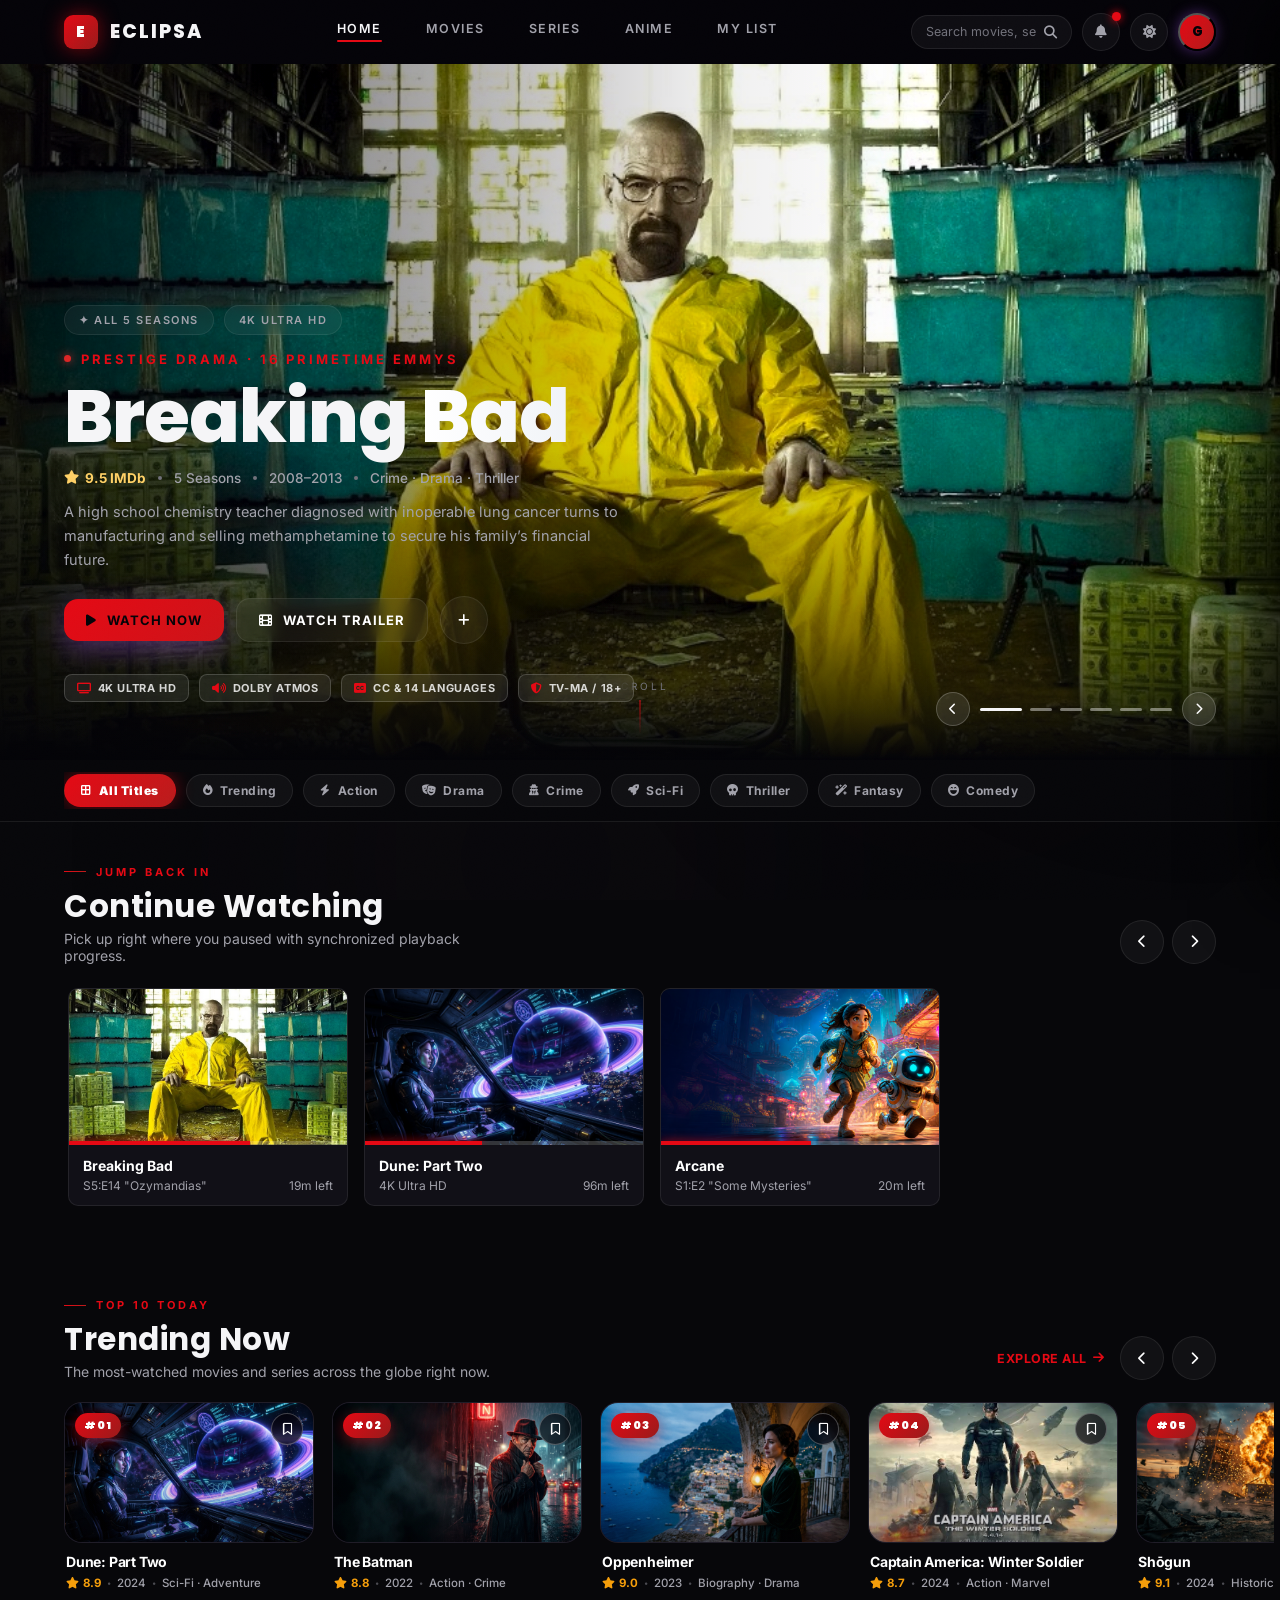
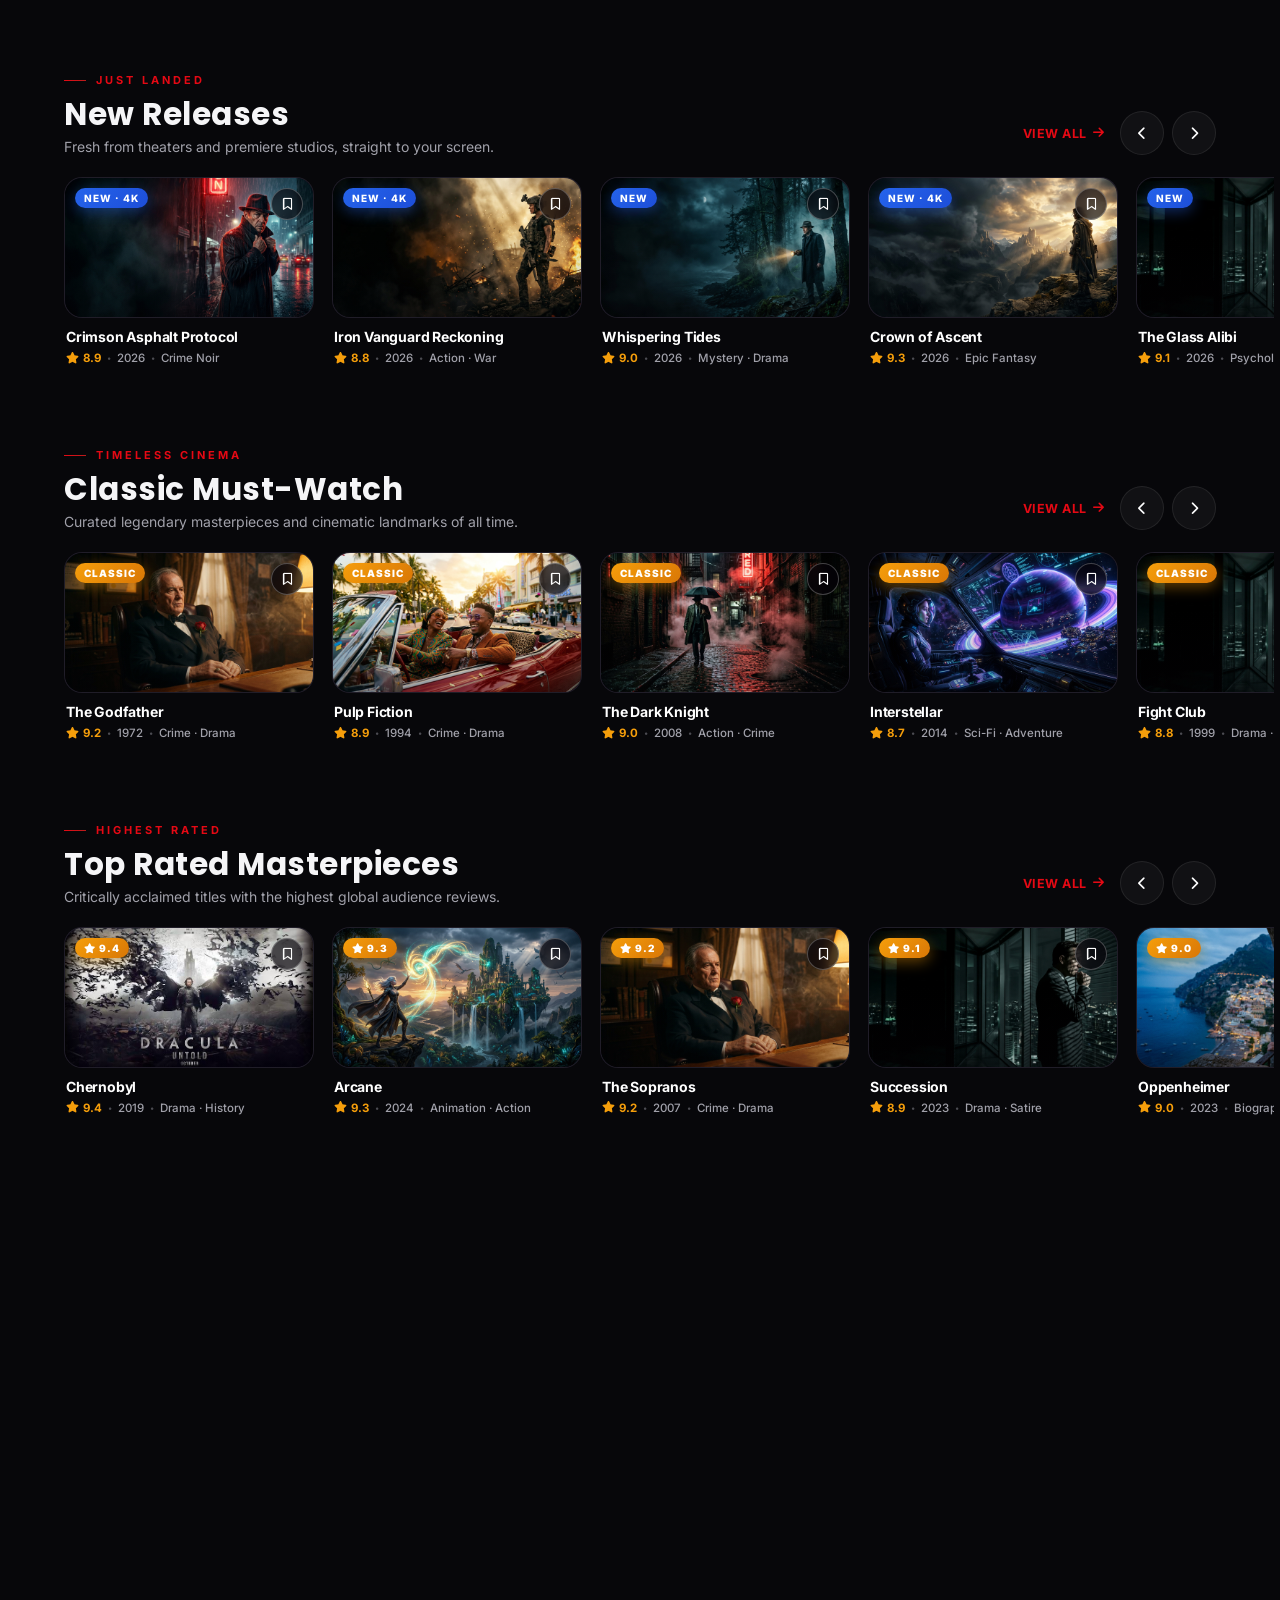
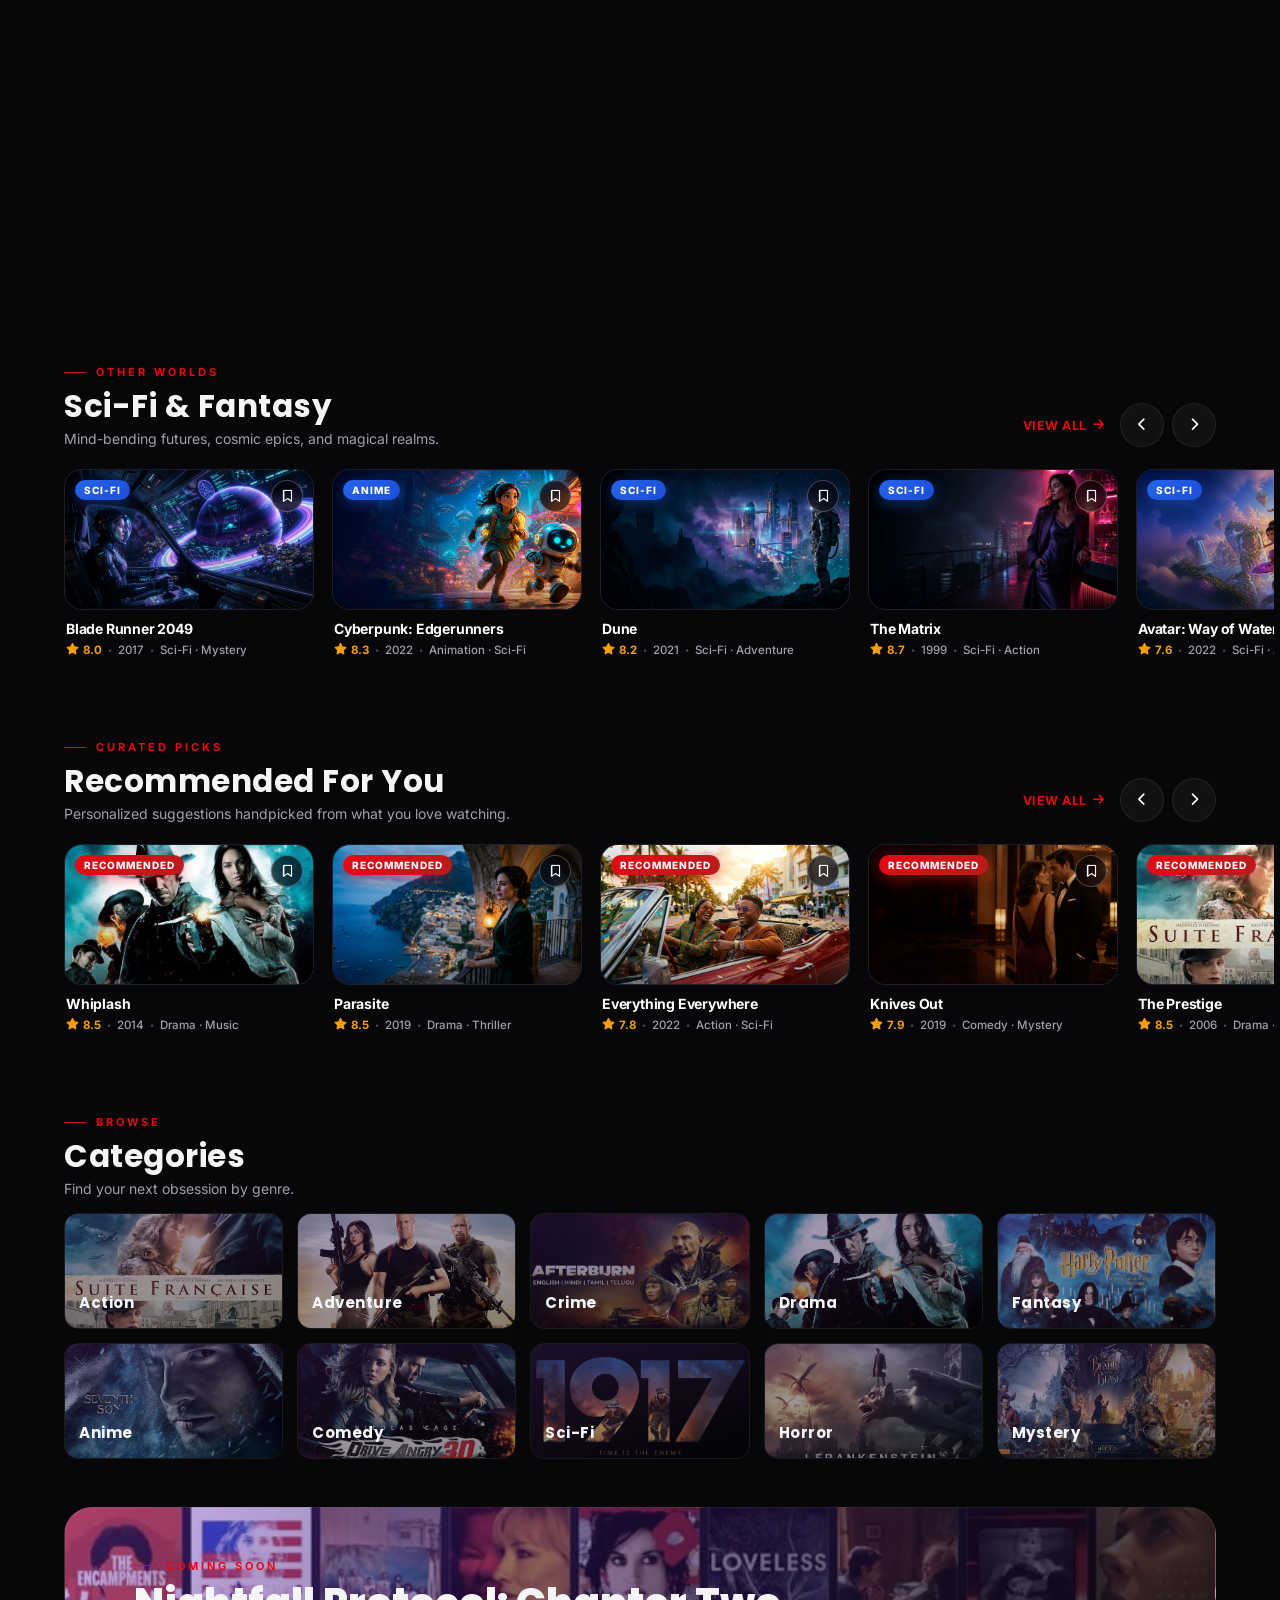
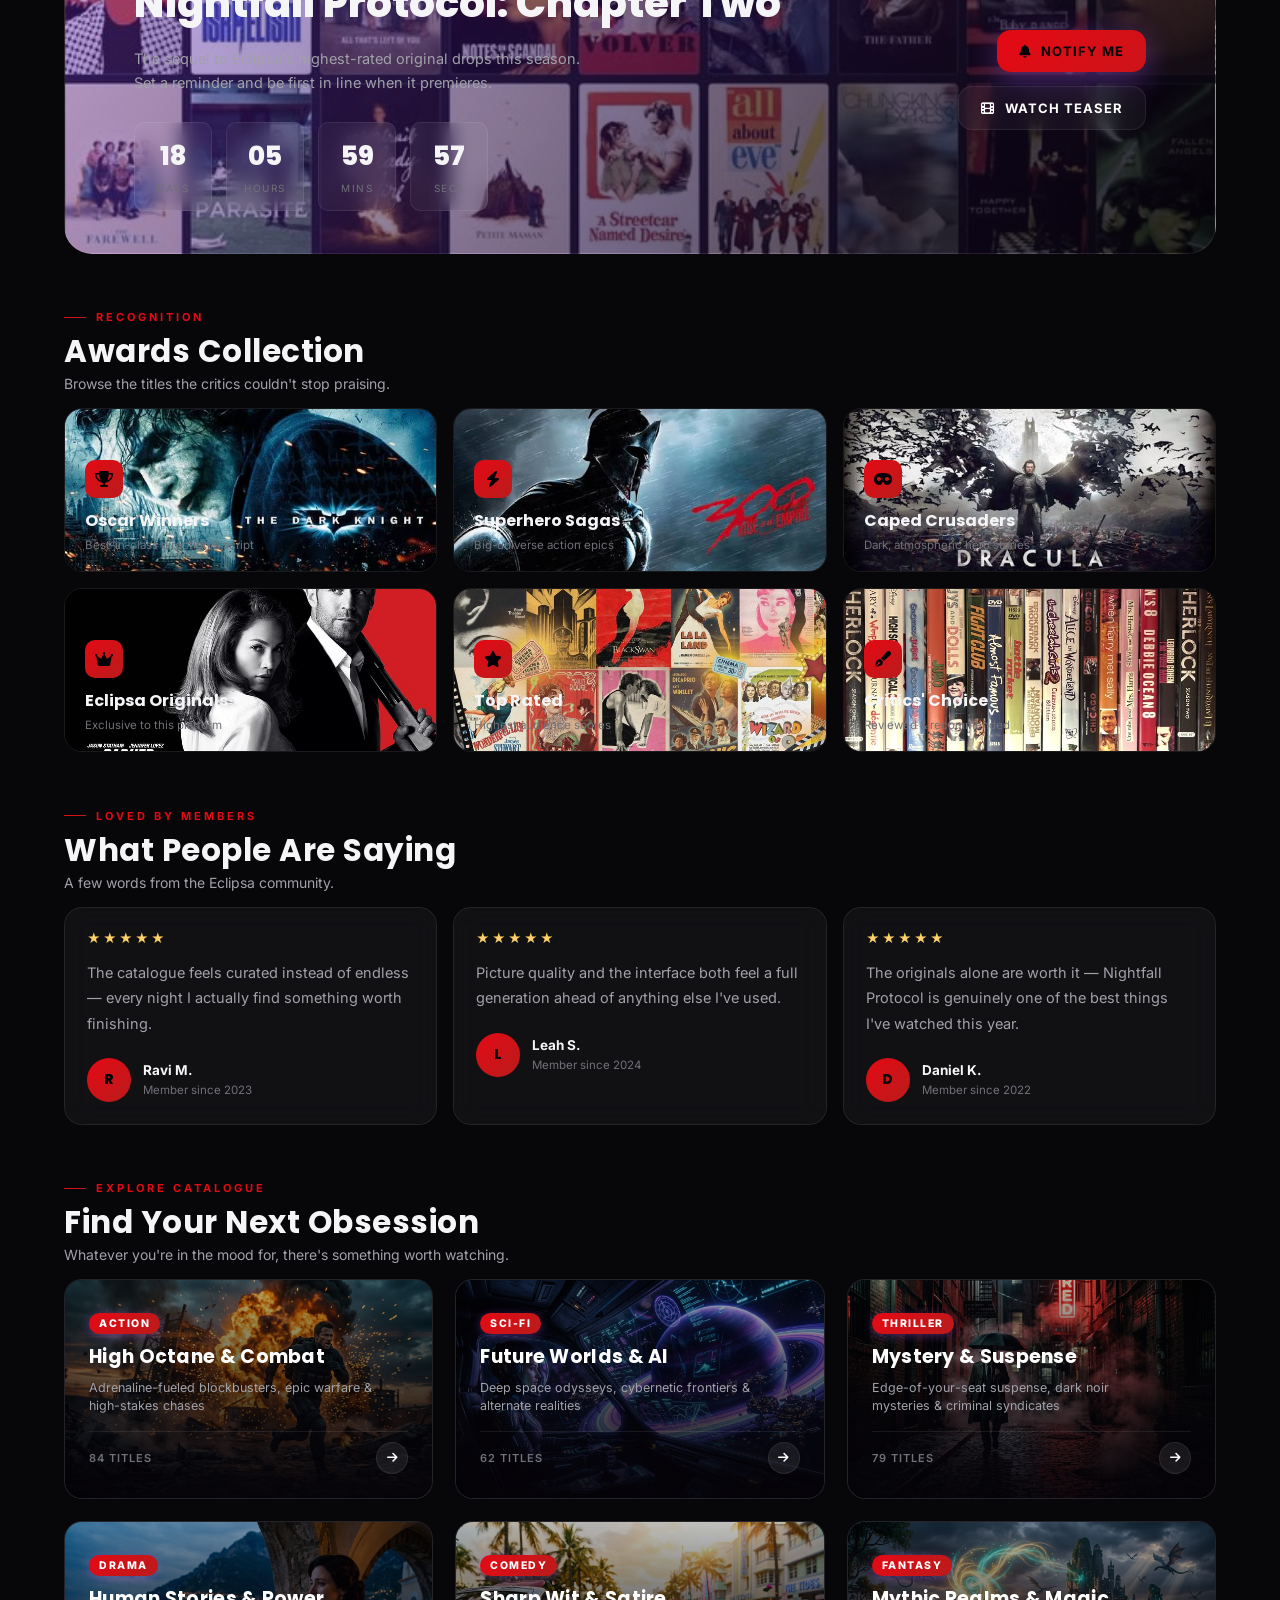
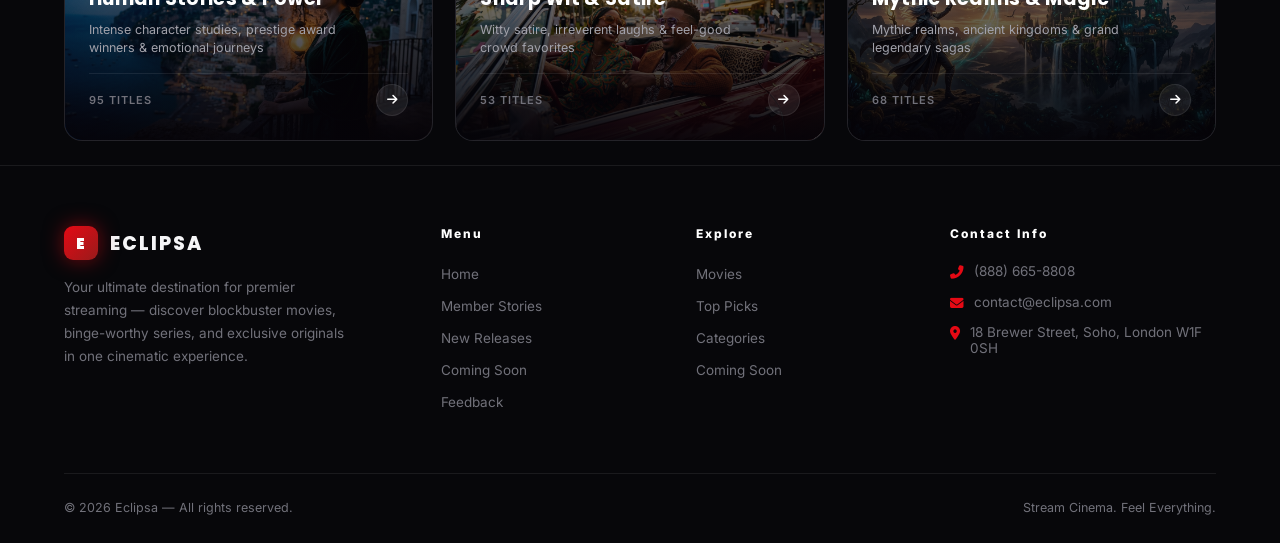
<file: index.html>
<!DOCTYPE html>
<html lang="en">
<head>
<meta charset="UTF-8">
<meta name="viewport" content="width=device-width, initial-scale=1.0">
<title>Eclipsa — Stream Cinema. Feel Everything.</title>
<link rel="stylesheet" href="style.css">
<link rel="stylesheet" href="https://cdnjs.cloudflare.com/ajax/libs/font-awesome/6.5.1/css/all.min.css">
<script>
  // Seamless guest browsing: initialize guest session if no user is saved
  try {
    let savedUser = JSON.parse(localStorage.getItem('eclipsa_user') || 'null');
    if (!savedUser || !savedUser.loggedIn) {
      savedUser = {
        name: 'Guest Explorer',
        email: 'guest@eclipsa.stream',
        initial: 'G',
        loggedIn: true,
        isGuest: true
      };
      localStorage.setItem('eclipsa_user', JSON.stringify(savedUser));
    }
  } catch (error) {
    console.error('Session init error', error);
  }
</script>
</head>
<body>

<!-- Ambient background: aurora blobs + mesh grid, sits behind everything -->
<div class="ambient" aria-hidden="true">
  <div class="blob b1"></div>
  <div class="blob b2"></div>
  <div class="blob b3"></div>
  <div class="blob b4"></div>
  <div class="grid-mesh"></div>
</div>

<!-- ============ NAVBAR ============ -->
<header class="navbar" id="navbar">
  <a href="index.html" class="brand">
    <span class="mark">E</span>
    ECLIPSA
  </a>

  <nav class="nav-links">
    <a href="index.html" class="active">Home</a>
    <a href="movies.html">Movies</a>
    <a href="series.html">Series</a>
    <a href="anime.html">Anime</a>
    <a href="mylist.html">My List <span class="nav-count-badge" id="navMyListBadge">0</span></a>
  </nav>

  <div class="nav-actions">
    <div class="search-wrap" id="searchWrap">
      <div class="search-pill">
        <input type="text" id="searchInput" placeholder="Search movies, series..." autocomplete="off">
        <button type="button" id="searchBtn" aria-label="Search"><i class="fas fa-search"></i></button>
      </div>
      <div class="search-results-dropdown" id="searchResultsDropdown" role="listbox"></div>
    </div>
    <div class="notification-wrap" id="notificationWrap">
      <button class="icon-btn notif-btn" id="notifBtn" aria-label="Notifications" title="Notifications"><i class="fas fa-bell"></i><span class="ping" id="notifPing"></span></button>
      <div class="notifications-dropdown" id="notificationsDropdown">
        <div class="notif-header">
          <h4>Notifications</h4>
          <button type="button" class="notif-mark-read-btn" id="notifMarkReadBtn">Mark all as read</button>
        </div>
        <div class="notif-list" id="notifList">
          <div class="notif-item">
            <div class="notif-icon"><i class="fas fa-fire"></i></div>
            <div class="notif-content">
              <div class="notif-title">Arcane Season 2 is now streaming in 4K Ultra HD</div>
              <div class="notif-time">2 hours ago</div>
            </div>
            <span class="notif-unread-dot"></span>
          </div>
          <div class="notif-item">
            <div class="notif-icon"><i class="fas fa-film"></i></div>
            <div class="notif-content">
              <div class="notif-title">Dune: Part Two exclusive bonus clips added</div>
              <div class="notif-time">5 hours ago</div>
            </div>
            <span class="notif-unread-dot"></span>
          </div>
          <div class="notif-item">
            <div class="notif-icon"><i class="fas fa-sparkles"></i></div>
            <div class="notif-content">
              <div class="notif-title">Stranger Things 5 teaser is now ready to stream</div>
              <div class="notif-time">1 day ago</div>
            </div>
          </div>
        </div>
      </div>
    </div>
    <button class="icon-btn theme-toggle" type="button" aria-label="Switch to light theme" title="Switch theme"><i class="fas fa-sun"></i></button>
    
    <div class="user-menu-wrap" id="userMenuWrap">
      <a href="signup.html" class="nav-signin-link" id="navSignInLink"><i class="fas fa-user-plus"></i> <span>Sign Up</span></a>
      <button class="avatar-btn" id="navAvatarBtn" title="Account Menu" style="display:none;" aria-expanded="false">U</button>
      <div class="user-dropdown" id="userDropdown">
        <div class="user-dropdown-head">
          <div class="user-dropdown-name" id="userNameDisplay">User</div>
          <div class="user-dropdown-email" id="userEmailDisplay">user@example.com</div>
        </div>
        <a href="mylist.html"><i class="fas fa-heart"></i> My Watchlist</a>
        <a href="./settings.html"><i class="fas fa-sliders"></i> Account Settings</a>
        <a href="./feedback.html"><i class="fas fa-comment-dots"></i> Feedback</a>
        <button type="button" class="signout-btn" id="signOutBtn"><i class="fas fa-right-from-bracket"></i> Sign Out</button>
      </div>
    </div>

    <button class="icon-btn nav-toggle" aria-label="Menu"><i class="fas fa-bars"></i></button>
  </div>
</header>

<!-- ============ HERO ============ -->
<section class="hero">
  <div class="hero-bg"></div>
  <div class="hero-particles" id="particles"></div>

  <div class="hero-content">
    <div class="hero-badges">
      <span class="chip">✦ All 5 Seasons</span>
      <span class="chip">4K Ultra HD</span>
    </div>

    <h4 id="hero-kicker"><span class="live-dot"></span>Prestige Drama · 16 Primetime Emmys</h4>

    <h1 id="hero-title">Breaking <span class="grad">Bad</span></h1>

    <div class="hero-meta" id="hero-meta">
      <span class="rating"><i class="fas fa-star"></i> 9.5 IMDb</span>
      <span class="dot-sep"></span>
      <span>5 Seasons</span>
      <span class="dot-sep"></span>
      <span>2008–2013</span>
      <span class="dot-sep"></span>
      <span>Crime · Drama · Thriller</span>
    </div>

    <p class="desc" id="hero-desc">
      A high school chemistry teacher diagnosed with inoperable lung cancer turns to manufacturing and selling methamphetamine to secure his family’s financial future.
    </p>

    <div class="hero-cta">
      <button class="btn btn-primary" data-ripple><i class="fas fa-play"></i> Watch Now</button>
      <button class="btn btn-ghost" data-ripple><i class="fas fa-film"></i> Watch Trailer</button>
      <button class="btn btn-icon-circle" id="heroAddListBtn" data-ripple aria-label="Add to list" title="Add to My List"><i class="fas fa-plus"></i></button>
    </div>

    <div class="hero-specs">
      <div class="spec-tag"><i class="fas fa-tv"></i> 4K Ultra HD</div>
      <div class="spec-tag"><i class="fas fa-volume-up"></i> Dolby Atmos</div>
      <div class="spec-tag"><i class="fas fa-closed-captioning"></i> CC &amp; 14 Languages</div>
      <div class="spec-tag"><i class="fas fa-shield-alt"></i> TV-MA / 18+</div>
    </div>
  </div>

  <div class="scroll-cue"><span>Scroll</span><span class="line"></span></div>
  <div class="hero-slider-nav" aria-label="Hero slider controls">
    <button class="hero-nav-arrow" id="heroPrevBtn" aria-label="Previous featured title" title="Previous title">
      <i class="fas fa-chevron-left"></i>
    </button>
    <div class="hero-pagination" aria-label="Featured titles">
      <button class="is-active" type="button" aria-label="Show featured title 1"></button>
      <button type="button" aria-label="Show featured title 2"></button>
      <button type="button" aria-label="Show featured title 3"></button>
      <button type="button" aria-label="Show featured title 4"></button>
      <button type="button" aria-label="Show featured title 5"></button>
      <button type="button" aria-label="Show featured title 6"></button>
    </div>
    <button class="hero-nav-arrow" id="heroNextBtn" aria-label="Next featured title" title="Next title">
      <i class="fas fa-chevron-right"></i>
    </button>
  </div>
</section>

<!-- ============ STICKY GENRE FILTER BAR ============ -->
<div class="filter-bar-wrap" id="filterBarWrap">
  <div class="wrap">
    <div class="filter-bar" id="filterBar" role="tablist" aria-label="Catalog genre filters">
      <button class="filter-pill is-active" data-filter="all" type="button"><i class="fas fa-border-all"></i> All Titles</button>
      <button class="filter-pill" data-filter="trending" type="button"><i class="fas fa-fire"></i> Trending</button>
      <button class="filter-pill" data-filter="action" type="button"><i class="fas fa-bolt"></i> Action</button>
      <button class="filter-pill" data-filter="drama" type="button"><i class="fas fa-masks-theater"></i> Drama</button>
      <button class="filter-pill" data-filter="crime" type="button"><i class="fas fa-user-secret"></i> Crime</button>
      <button class="filter-pill" data-filter="sci-fi" type="button"><i class="fas fa-rocket"></i> Sci-Fi</button>
      <button class="filter-pill" data-filter="thriller" type="button"><i class="fas fa-skull"></i> Thriller</button>
      <button class="filter-pill" data-filter="fantasy" type="button"><i class="fas fa-wand-magic-sparkles"></i> Fantasy</button>
      <button class="filter-pill" data-filter="comedy" type="button"><i class="fas fa-face-laugh-beam"></i> Comedy</button>
    </div>
  </div>
</div>

<!-- ============ CONTINUE WATCHING ============ -->
<section id="continue-watching" class="wrap continue-watching-section">
  <div class="section-head">
    <div>
      <span class="eyebrow">Jump Back In</span>
      <h2>Continue Watching</h2>
      <p>Pick up right where you paused with synchronized playback progress.</p>
    </div>
    <div class="rail-controls">
      <button class="rail-btn" data-scroll="#continue-grid" data-dir="-1" aria-label="Scroll left"><i class="fas fa-chevron-left"></i></button>
      <button class="rail-btn" data-scroll="#continue-grid" data-dir="1" aria-label="Scroll right"><i class="fas fa-chevron-right"></i></button>
    </div>
  </div>
  <div class="continue-grid" id="continue-grid">
    <!-- Populated dynamically by app.js -->
  </div>
</section>

<!-- ============ 1. TRENDING NOW ============ -->
<section id="trending" class="wrap reveal">
  <div class="section-head">
    <div>
      <span class="eyebrow">Top 10 Today</span>
      <h2>Trending Now</h2>
      <p>The most-watched movies and series across the globe right now.</p>
    </div>
    <div class="section-actions">
      <a href="#discovery" class="view-all-link">Explore All <i class="fas fa-arrow-right"></i></a>
      <div class="rail-controls">
        <button class="rail-btn" data-scroll="#trending-row" data-dir="-1" aria-label="Scroll left"><i class="fas fa-chevron-left"></i></button>
        <button class="rail-btn" data-scroll="#trending-row" data-dir="1" aria-label="Scroll right"><i class="fas fa-chevron-right"></i></button>
      </div>
    </div>
  </div>

  <div class="row-scroller" id="trending-row">
    <div class="movie-card" data-ripple>
      <div class="card-media">
        <span class="card-badge rank">#01</span>
        <img src="pictures/genre-scifi.jpg" alt="Dune: Part Two" loading="lazy">
        <div class="card-play"><i class="fas fa-play"></i></div>
      </div>
      <div class="card-info">
        <h5>Dune: Part Two</h5>
        <div class="card-tags"><span class="star-rating"><i class="fas fa-star"></i> 8.9</span> <span class="sep">•</span> <span>2024</span> <span class="sep">•</span> <span>Sci-Fi · Adventure</span></div>
      </div>
    </div>
    <div class="movie-card" data-ripple>
      <div class="card-media">
        <span class="card-badge rank">#02</span>
        <img src="pictures/hero-crime-thriller.jpg" alt="The Batman" loading="lazy">
        <div class="card-play"><i class="fas fa-play"></i></div>
      </div>
      <div class="card-info">
        <h5>The Batman</h5>
        <div class="card-tags"><span class="star-rating"><i class="fas fa-star"></i> 8.8</span> <span class="sep">•</span> <span>2022</span> <span class="sep">•</span> <span>Action · Crime</span></div>
      </div>
    </div>
    <div class="movie-card" data-ripple>
      <div class="card-media">
        <span class="card-badge rank">#03</span>
        <img src="pictures/genre-drama.jpg" alt="Oppenheimer" loading="lazy">
        <div class="card-play"><i class="fas fa-play"></i></div>
      </div>
      <div class="card-info">
        <h5>Oppenheimer</h5>
        <div class="card-tags"><span class="star-rating"><i class="fas fa-star"></i> 9.0</span> <span class="sep">•</span> <span>2023</span> <span class="sep">•</span> <span>Biography · Drama</span></div>
      </div>
    </div>
    <div class="movie-card" data-ripple>
      <div class="card-media">
        <span class="card-badge rank">#04</span>
        <img src="pictures/bar2.jpeg" alt="Captain America: The Winter Soldier" loading="lazy">
        <div class="card-play"><i class="fas fa-play"></i></div>
      </div>
      <div class="card-info">
        <h5>Captain America: Winter Soldier</h5>
        <div class="card-tags"><span class="star-rating"><i class="fas fa-star"></i> 8.7</span> <span class="sep">•</span> <span>2024</span> <span class="sep">•</span> <span>Action · Marvel</span></div>
      </div>
    </div>
    <div class="movie-card" data-ripple>
      <div class="card-media">
        <span class="card-badge rank">#05</span>
        <img src="pictures/genre-action.jpg" alt="Shōgun" loading="lazy">
        <div class="card-play"><i class="fas fa-play"></i></div>
      </div>
      <div class="card-info">
        <h5>Shōgun</h5>
        <div class="card-tags"><span class="star-rating"><i class="fas fa-star"></i> 9.1</span> <span class="sep">•</span> <span>2024</span> <span class="sep">•</span> <span>Historical · Drama</span></div>
      </div>
    </div>
    <div class="movie-card" data-ripple>
      <div class="card-media">
        <span class="card-badge rank">#06</span>
        <img src="pictures/bar1.jpeg" alt="The Avengers" loading="lazy">
        <div class="card-play"><i class="fas fa-play"></i></div>
      </div>
      <div class="card-info">
        <h5>The Avengers</h5>
        <div class="card-tags"><span class="star-rating"><i class="fas fa-star"></i> 8.5</span> <span class="sep">•</span> <span>2024</span> <span class="sep">•</span> <span>Action · Sci-Fi</span></div>
      </div>
    </div>
    <div class="movie-card" data-ripple>
      <div class="card-media">
        <span class="card-badge rank">#07</span>
        <img src="pictures/hero-mystery-night.jpg" alt="The Last of Us" loading="lazy">
        <div class="card-play"><i class="fas fa-play"></i></div>
      </div>
      <div class="card-info">
        <h5>The Last of Us</h5>
        <div class="card-tags"><span class="star-rating"><i class="fas fa-star"></i> 8.8</span> <span class="sep">•</span> <span>2023</span> <span class="sep">•</span> <span>Drama · Sci-Fi</span></div>
      </div>
    </div>
    <div class="movie-card" data-ripple>
      <div class="card-media">
        <span class="card-badge rank">#08</span>
        <img src="pictures/hero-scifi-epic.jpg" alt="Horizon: Beyond Colony" loading="lazy">
        <div class="card-play"><i class="fas fa-play"></i></div>
      </div>
      <div class="card-info">
        <h5>Horizon: Beyond Colony</h5>
        <div class="card-tags"><span class="star-rating"><i class="fas fa-star"></i> 9.2</span> <span class="sep">•</span> <span>2026</span> <span class="sep">•</span> <span>Sci-Fi · Mystery</span></div>
      </div>
    </div>
  </div>
</section>

<!-- ============ 2. NEW RELEASES ============ -->
<section id="new-releases" class="wrap reveal">
  <div class="section-head">
    <div>
      <span class="eyebrow">Just Landed</span>
      <h2>New Releases</h2>
      <p>Fresh from theaters and premiere studios, straight to your screen.</p>
    </div>
    <div class="section-actions">
      <a href="#discovery" class="view-all-link">View All <i class="fas fa-arrow-right"></i></a>
      <div class="rail-controls">
        <button class="rail-btn" data-scroll="#new-row" data-dir="-1" aria-label="Scroll left"><i class="fas fa-chevron-left"></i></button>
        <button class="rail-btn" data-scroll="#new-row" data-dir="1" aria-label="Scroll right"><i class="fas fa-chevron-right"></i></button>
      </div>
    </div>
  </div>

  <div class="row-scroller" id="new-row">
    <div class="movie-card" data-ripple>
      <div class="card-media">
        <span class="card-badge blue">NEW · 4K</span>
        <img src="pictures/hero-crime-thriller.jpg" alt="Crimson Asphalt Protocol" loading="lazy">
        <div class="card-play"><i class="fas fa-play"></i></div>
      </div>
      <div class="card-info">
        <h5>Crimson Asphalt Protocol</h5>
        <div class="card-tags"><span class="star-rating"><i class="fas fa-star"></i> 8.9</span> <span class="sep">•</span> <span>2026</span> <span class="sep">•</span> <span>Crime Noir</span></div>
      </div>
    </div>
    <div class="movie-card" data-ripple>
      <div class="card-media">
        <span class="card-badge blue">NEW · 4K</span>
        <img src="pictures/hero-action-epic.jpg" alt="Iron Vanguard Reckoning" loading="lazy">
        <div class="card-play"><i class="fas fa-play"></i></div>
      </div>
      <div class="card-info">
        <h5>Iron Vanguard Reckoning</h5>
        <div class="card-tags"><span class="star-rating"><i class="fas fa-star"></i> 8.8</span> <span class="sep">•</span> <span>2026</span> <span class="sep">•</span> <span>Action · War</span></div>
      </div>
    </div>
    <div class="movie-card" data-ripple>
      <div class="card-media">
        <span class="card-badge blue">NEW</span>
        <img src="pictures/hero-mystery-night.jpg" alt="Whispering Tides" loading="lazy">
        <div class="card-play"><i class="fas fa-play"></i></div>
      </div>
      <div class="card-info">
        <h5>Whispering Tides</h5>
        <div class="card-tags"><span class="star-rating"><i class="fas fa-star"></i> 9.0</span> <span class="sep">•</span> <span>2026</span> <span class="sep">•</span> <span>Mystery · Drama</span></div>
      </div>
    </div>
    <div class="movie-card" data-ripple>
      <div class="card-media">
        <span class="card-badge blue">NEW · 4K</span>
        <img src="pictures/hero-fantasy-quest.jpg" alt="Crown of Ascent" loading="lazy">
        <div class="card-play"><i class="fas fa-play"></i></div>
      </div>
      <div class="card-info">
        <h5>Crown of Ascent</h5>
        <div class="card-tags"><span class="star-rating"><i class="fas fa-star"></i> 9.3</span> <span class="sep">•</span> <span>2026</span> <span class="sep">•</span> <span>Epic Fantasy</span></div>
      </div>
    </div>
    <div class="movie-card" data-ripple>
      <div class="card-media">
        <span class="card-badge blue">NEW</span>
        <img src="pictures/hero-psycho-thriller.jpg" alt="The Glass Alibi" loading="lazy">
        <div class="card-play"><i class="fas fa-play"></i></div>
      </div>
      <div class="card-info">
        <h5>The Glass Alibi</h5>
        <div class="card-tags"><span class="star-rating"><i class="fas fa-star"></i> 9.1</span> <span class="sep">•</span> <span>2026</span> <span class="sep">•</span> <span>Psychological</span></div>
      </div>
    </div>
    <div class="movie-card" data-ripple>
      <div class="card-media">
        <span class="card-badge blue">NEW</span>
        <img src="pictures/bar4.jpeg" alt="The Long Static" loading="lazy">
        <div class="card-play"><i class="fas fa-play"></i></div>
      </div>
      <div class="card-info">
        <h5>The Long Static</h5>
        <div class="card-tags"><span class="star-rating"><i class="fas fa-star"></i> 8.2</span> <span class="sep">•</span> <span>2026</span> <span class="sep">•</span> <span>Mystery · Thriller</span></div>
      </div>
    </div>
    <div class="movie-card" data-ripple>
      <div class="card-media">
        <span class="card-badge blue">NEW</span>
        <img src="pictures/bar5.jpeg" alt="Ashfield Chronicles" loading="lazy">
        <div class="card-play"><i class="fas fa-play"></i></div>
      </div>
      <div class="card-info">
        <h5>Ashfield Chronicles</h5>
        <div class="card-tags"><span class="star-rating"><i class="fas fa-star"></i> 8.4</span> <span class="sep">•</span> <span>2026</span> <span class="sep">•</span> <span>Crime · Drama</span></div>
      </div>
    </div>
    <div class="movie-card" data-ripple>
      <div class="card-media">
        <span class="card-badge blue">NEW</span>
        <img src="pictures/bar18.jpeg" alt="Paper Moons" loading="lazy">
        <div class="card-play"><i class="fas fa-play"></i></div>
      </div>
      <div class="card-info">
        <h5>Paper Moons</h5>
        <div class="card-tags"><span class="star-rating"><i class="fas fa-star"></i> 8.0</span> <span class="sep">•</span> <span>2026</span> <span class="sep">•</span> <span>Fantasy</span></div>
      </div>
    </div>
  </div>
</section>

<!-- ============ 3. CLASSIC MUST-WATCH ============ -->
<section id="classics" class="wrap reveal">
  <div class="section-head">
    <div>
      <span class="eyebrow">Timeless Cinema</span>
      <h2>Classic Must-Watch</h2>
      <p>Curated legendary masterpieces and cinematic landmarks of all time.</p>
    </div>
    <div class="section-actions">
      <a href="#discovery" class="view-all-link">View All <i class="fas fa-arrow-right"></i></a>
      <div class="rail-controls">
        <button class="rail-btn" data-scroll="#classics-row" data-dir="-1" aria-label="Scroll left"><i class="fas fa-chevron-left"></i></button>
        <button class="rail-btn" data-scroll="#classics-row" data-dir="1" aria-label="Scroll right"><i class="fas fa-chevron-right"></i></button>
      </div>
    </div>
  </div>

  <div class="row-scroller" id="classics-row">
    <div class="movie-card" data-ripple>
      <div class="card-media">
        <span class="card-badge gold">CLASSIC</span>
        <img src="pictures/art-godfather.jpg" alt="The Godfather" loading="lazy">
        <div class="card-play"><i class="fas fa-play"></i></div>
      </div>
      <div class="card-info">
        <h5>The Godfather</h5>
        <div class="card-tags"><span class="star-rating"><i class="fas fa-star"></i> 9.2</span> <span class="sep">•</span> <span>1972</span> <span class="sep">•</span> <span>Crime · Drama</span></div>
      </div>
    </div>
    <div class="movie-card" data-ripple>
      <div class="card-media">
        <span class="card-badge gold">CLASSIC</span>
        <img src="pictures/genre-comedy.jpg" alt="Pulp Fiction" loading="lazy">
        <div class="card-play"><i class="fas fa-play"></i></div>
      </div>
      <div class="card-info">
        <h5>Pulp Fiction</h5>
        <div class="card-tags"><span class="star-rating"><i class="fas fa-star"></i> 8.9</span> <span class="sep">•</span> <span>1994</span> <span class="sep">•</span> <span>Crime · Drama</span></div>
      </div>
    </div>
    <div class="movie-card" data-ripple>
      <div class="card-media">
        <span class="card-badge gold">CLASSIC</span>
        <img src="pictures/genre-thriller.jpg" alt="The Dark Knight" loading="lazy">
        <div class="card-play"><i class="fas fa-play"></i></div>
      </div>
      <div class="card-info">
        <h5>The Dark Knight</h5>
        <div class="card-tags"><span class="star-rating"><i class="fas fa-star"></i> 9.0</span> <span class="sep">•</span> <span>2008</span> <span class="sep">•</span> <span>Action · Crime</span></div>
      </div>
    </div>
    <div class="movie-card" data-ripple>
      <div class="card-media">
        <span class="card-badge gold">CLASSIC</span>
        <img src="pictures/genre-scifi.jpg" alt="Interstellar" loading="lazy">
        <div class="card-play"><i class="fas fa-play"></i></div>
      </div>
      <div class="card-info">
        <h5>Interstellar</h5>
        <div class="card-tags"><span class="star-rating"><i class="fas fa-star"></i> 8.7</span> <span class="sep">•</span> <span>2014</span> <span class="sep">•</span> <span>Sci-Fi · Adventure</span></div>
      </div>
    </div>
    <div class="movie-card" data-ripple>
      <div class="card-media">
        <span class="card-badge gold">CLASSIC</span>
        <img src="pictures/hero-psycho-thriller.jpg" alt="Fight Club" loading="lazy">
        <div class="card-play"><i class="fas fa-play"></i></div>
      </div>
      <div class="card-info">
        <h5>Fight Club</h5>
        <div class="card-tags"><span class="star-rating"><i class="fas fa-star"></i> 8.8</span> <span class="sep">•</span> <span>1999</span> <span class="sep">•</span> <span>Drama · Mystery</span></div>
      </div>
    </div>
    <div class="movie-card" data-ripple>
      <div class="card-media">
        <span class="card-badge gold">CLASSIC</span>
        <img src="pictures/bar11.jpeg" alt="Breaking Bad" loading="lazy">
        <div class="card-play"><i class="fas fa-play"></i></div>
      </div>
      <div class="card-info">
        <h5>Breaking Bad</h5>
        <div class="card-tags"><span class="star-rating"><i class="fas fa-star"></i> 9.5</span> <span class="sep">•</span> <span>2008</span> <span class="sep">•</span> <span>Crime · Drama</span></div>
      </div>
    </div>
    <div class="movie-card" data-ripple>
      <div class="card-media">
        <span class="card-badge gold">CLASSIC</span>
        <img src="pictures/genre-fantasy.jpg" alt="The Lord of the Rings" loading="lazy">
        <div class="card-play"><i class="fas fa-play"></i></div>
      </div>
      <div class="card-info">
        <h5>The Lord of the Rings</h5>
        <div class="card-tags"><span class="star-rating"><i class="fas fa-star"></i> 9.0</span> <span class="sep">•</span> <span>2003</span> <span class="sep">•</span> <span>Fantasy · Epic</span></div>
      </div>
    </div>
    <div class="movie-card" data-ripple>
      <div class="card-media">
        <span class="card-badge gold">CLASSIC</span>
        <img src="pictures/hero-velvet-hour.png" alt="Inception" loading="lazy">
        <div class="card-play"><i class="fas fa-play"></i></div>
      </div>
      <div class="card-info">
        <h5>Inception</h5>
        <div class="card-tags"><span class="star-rating"><i class="fas fa-star"></i> 8.8</span> <span class="sep">•</span> <span>2010</span> <span class="sep">•</span> <span>Sci-Fi · Thriller</span></div>
      </div>
    </div>
    <div class="movie-card" data-ripple>
      <div class="card-media">
        <span class="card-badge gold">CLASSIC</span>
        <img src="pictures/bar14.jpeg" alt="The Shawshank Redemption" loading="lazy">
        <div class="card-play"><i class="fas fa-play"></i></div>
      </div>
      <div class="card-info">
        <h5>Shawshank Redemption</h5>
        <div class="card-tags"><span class="star-rating"><i class="fas fa-star"></i> 9.3</span> <span class="sep">•</span> <span>1994</span> <span class="sep">•</span> <span>Drama</span></div>
      </div>
    </div>
  </div>
</section>

<!-- ============ 4. TOP RATED ============ -->
<section id="top-rated" class="wrap reveal">
  <div class="section-head">
    <div>
      <span class="eyebrow">Highest Rated</span>
      <h2>Top Rated Masterpieces</h2>
      <p>Critically acclaimed titles with the highest global audience reviews.</p>
    </div>
    <div class="section-actions">
      <a href="#discovery" class="view-all-link">View All <i class="fas fa-arrow-right"></i></a>
      <div class="rail-controls">
        <button class="rail-btn" data-scroll="#top-rated-row" data-dir="-1" aria-label="Scroll left"><i class="fas fa-chevron-left"></i></button>
        <button class="rail-btn" data-scroll="#top-rated-row" data-dir="1" aria-label="Scroll right"><i class="fas fa-chevron-right"></i></button>
      </div>
    </div>
  </div>

  <div class="row-scroller" id="top-rated-row">
    <div class="movie-card" data-ripple>
      <div class="card-media">
        <span class="card-badge gold"><i class="fas fa-star"></i> 9.4</span>
        <img src="pictures/bar17.jpeg" alt="Chernobyl" loading="lazy">
        <div class="card-play"><i class="fas fa-play"></i></div>
      </div>
      <div class="card-info">
        <h5>Chernobyl</h5>
        <div class="card-tags"><span class="star-rating"><i class="fas fa-star"></i> 9.4</span> <span class="sep">•</span> <span>2019</span> <span class="sep">•</span> <span>Drama · History</span></div>
      </div>
    </div>
    <div class="movie-card" data-ripple>
      <div class="card-media">
        <span class="card-badge gold"><i class="fas fa-star"></i> 9.3</span>
        <img src="pictures/genre-fantasy.jpg" alt="Arcane" loading="lazy">
        <div class="card-play"><i class="fas fa-play"></i></div>
      </div>
      <div class="card-info">
        <h5>Arcane</h5>
        <div class="card-tags"><span class="star-rating"><i class="fas fa-star"></i> 9.3</span> <span class="sep">•</span> <span>2024</span> <span class="sep">•</span> <span>Animation · Action</span></div>
      </div>
    </div>
    <div class="movie-card" data-ripple>
      <div class="card-media">
        <span class="card-badge gold"><i class="fas fa-star"></i> 9.2</span>
        <img src="pictures/art-godfather.jpg" alt="The Sopranos" loading="lazy">
        <div class="card-play"><i class="fas fa-play"></i></div>
      </div>
      <div class="card-info">
        <h5>The Sopranos</h5>
        <div class="card-tags"><span class="star-rating"><i class="fas fa-star"></i> 9.2</span> <span class="sep">•</span> <span>2007</span> <span class="sep">•</span> <span>Crime · Drama</span></div>
      </div>
    </div>
    <div class="movie-card" data-ripple>
      <div class="card-media">
        <span class="card-badge gold"><i class="fas fa-star"></i> 9.1</span>
        <img src="pictures/hero-psycho-thriller.jpg" alt="Succession" loading="lazy">
        <div class="card-play"><i class="fas fa-play"></i></div>
      </div>
      <div class="card-info">
        <h5>Succession</h5>
        <div class="card-tags"><span class="star-rating"><i class="fas fa-star"></i> 8.9</span> <span class="sep">•</span> <span>2023</span> <span class="sep">•</span> <span>Drama · Satire</span></div>
      </div>
    </div>
    <div class="movie-card" data-ripple>
      <div class="card-media">
        <span class="card-badge gold"><i class="fas fa-star"></i> 9.0</span>
        <img src="pictures/genre-drama.jpg" alt="Oppenheimer" loading="lazy">
        <div class="card-play"><i class="fas fa-play"></i></div>
      </div>
      <div class="card-info">
        <h5>Oppenheimer</h5>
        <div class="card-tags"><span class="star-rating"><i class="fas fa-star"></i> 9.0</span> <span class="sep">•</span> <span>2023</span> <span class="sep">•</span> <span>Biography · History</span></div>
      </div>
    </div>
    <div class="movie-card" data-ripple>
      <div class="card-media">
        <span class="card-badge gold"><i class="fas fa-star"></i> 8.9</span>
        <img src="pictures/hero-scifi-epic.jpg" alt="Dune: Part Two" loading="lazy">
        <div class="card-play"><i class="fas fa-play"></i></div>
      </div>
      <div class="card-info">
        <h5>Dune: Part Two</h5>
        <div class="card-tags"><span class="star-rating"><i class="fas fa-star"></i> 8.9</span> <span class="sep">•</span> <span>2024</span> <span class="sep">•</span> <span>Sci-Fi · Adventure</span></div>
      </div>
    </div>
    <div class="movie-card" data-ripple>
      <div class="card-media">
        <span class="card-badge gold"><i class="fas fa-star"></i> 8.8</span>
        <img src="pictures/bar12.jpeg" alt="Severance" loading="lazy">
        <div class="card-play"><i class="fas fa-play"></i></div>
      </div>
      <div class="card-info">
        <h5>Severance</h5>
        <div class="card-tags"><span class="star-rating"><i class="fas fa-star"></i> 8.7</span> <span class="sep">•</span> <span>2024</span> <span class="sep">•</span> <span>Sci-Fi · Mystery</span></div>
      </div>
    </div>
    <div class="movie-card" data-ripple>
      <div class="card-media">
        <span class="card-badge gold"><i class="fas fa-star"></i> 8.6</span>
        <img src="pictures/bar18.jpeg" alt="Spirited Away" loading="lazy">
        <div class="card-play"><i class="fas fa-play"></i></div>
      </div>
      <div class="card-info">
        <h5>Spirited Away</h5>
        <div class="card-tags"><span class="star-rating"><i class="fas fa-star"></i> 8.6</span> <span class="sep">•</span> <span>2001</span> <span class="sep">•</span> <span>Animation · Fantasy</span></div>
      </div>
    </div>
  </div>
</section>

<!-- ============ 5. POPULAR SERIES ============ -->
<section id="popular-series" class="wrap reveal">
  <div class="section-head">
    <div>
      <span class="eyebrow">Binge-Worthy TV</span>
      <h2>Popular Series</h2>
      <p>Addictive prestige dramas, thriller franchises, and global TV phenomena.</p>
    </div>
    <div class="section-actions">
      <a href="#discovery" class="view-all-link">View All <i class="fas fa-arrow-right"></i></a>
      <div class="rail-controls">
        <button class="rail-btn" data-scroll="#series-row" data-dir="-1" aria-label="Scroll left"><i class="fas fa-chevron-left"></i></button>
        <button class="rail-btn" data-scroll="#series-row" data-dir="1" aria-label="Scroll right"><i class="fas fa-chevron-right"></i></button>
      </div>
    </div>
  </div>

  <div class="row-scroller" id="series-row">
    <div class="movie-card" data-ripple>
      <div class="card-media">
        <span class="card-badge blue">SEASON 4</span>
        <img src="pictures/bar8.jpeg" alt="Stranger Things" loading="lazy">
        <div class="card-play"><i class="fas fa-play"></i></div>
      </div>
      <div class="card-info">
        <h5>Stranger Things</h5>
        <div class="card-tags"><span class="star-rating"><i class="fas fa-star"></i> 8.7</span> <span class="sep">•</span> <span>S4</span> <span class="sep">•</span> <span>Sci-Fi · Horror</span></div>
      </div>
    </div>
    <div class="movie-card" data-ripple>
      <div class="card-media">
        <span class="card-badge blue">SEASON 2</span>
        <img src="pictures/hero-mystery-night.jpg" alt="The Last of Us" loading="lazy">
        <div class="card-play"><i class="fas fa-play"></i></div>
      </div>
      <div class="card-info">
        <h5>The Last of Us</h5>
        <div class="card-tags"><span class="star-rating"><i class="fas fa-star"></i> 8.8</span> <span class="sep">•</span> <span>S2</span> <span class="sep">•</span> <span>Drama · Sci-Fi</span></div>
      </div>
    </div>
    <div class="movie-card" data-ripple>
      <div class="card-media">
        <span class="card-badge blue">SEASON 2</span>
        <img src="pictures/hero-fantasy-quest.jpg" alt="House of the Dragon" loading="lazy">
        <div class="card-play"><i class="fas fa-play"></i></div>
      </div>
      <div class="card-info">
        <h5>House of the Dragon</h5>
        <div class="card-tags"><span class="star-rating"><i class="fas fa-star"></i> 8.6</span> <span class="sep">•</span> <span>S2</span> <span class="sep">•</span> <span>Action · Fantasy</span></div>
      </div>
    </div>
    <div class="movie-card" data-ripple>
      <div class="card-media">
        <span class="card-badge blue">SEASON 3</span>
        <img src="pictures/bar15.jpeg" alt="The Bear" loading="lazy">
        <div class="card-play"><i class="fas fa-play"></i></div>
      </div>
      <div class="card-info">
        <h5>The Bear</h5>
        <div class="card-tags"><span class="star-rating"><i class="fas fa-star"></i> 8.6</span> <span class="sep">•</span> <span>S3</span> <span class="sep">•</span> <span>Comedy · Drama</span></div>
      </div>
    </div>
    <div class="movie-card" data-ripple>
      <div class="card-media">
        <span class="card-badge blue">SEASON 1</span>
        <img src="pictures/genre-action.jpg" alt="Shōgun" loading="lazy">
        <div class="card-play"><i class="fas fa-play"></i></div>
      </div>
      <div class="card-info">
        <h5>Shōgun</h5>
        <div class="card-tags"><span class="star-rating"><i class="fas fa-star"></i> 9.1</span> <span class="sep">•</span> <span>S1</span> <span class="sep">•</span> <span>Drama · History</span></div>
      </div>
    </div>
    <div class="movie-card" data-ripple>
      <div class="card-media">
        <span class="card-badge blue">COMPLETE</span>
        <img src="pictures/hero-crime-thriller.jpg" alt="Peaky Blinders" loading="lazy">
        <div class="card-play"><i class="fas fa-play"></i></div>
      </div>
      <div class="card-info">
        <h5>Peaky Blinders</h5>
        <div class="card-tags"><span class="star-rating"><i class="fas fa-star"></i> 8.8</span> <span class="sep">•</span> <span>S6</span> <span class="sep">•</span> <span>Crime · Drama</span></div>
      </div>
    </div>
    <div class="movie-card" data-ripple>
      <div class="card-media">
        <span class="card-badge blue">SEASON 2</span>
        <img src="pictures/bar5.jpeg" alt="Mindhunter" loading="lazy">
        <div class="card-play"><i class="fas fa-play"></i></div>
      </div>
      <div class="card-info">
        <h5>Mindhunter</h5>
        <div class="card-tags"><span class="star-rating"><i class="fas fa-star"></i> 8.6</span> <span class="sep">•</span> <span>S2</span> <span class="sep">•</span> <span>Crime · Thriller</span></div>
      </div>
    </div>
    <div class="movie-card" data-ripple>
      <div class="card-media">
        <span class="card-badge blue">SEASON 4</span>
        <img src="pictures/bar16.jpeg" alt="True Detective" loading="lazy">
        <div class="card-play"><i class="fas fa-play"></i></div>
      </div>
      <div class="card-info">
        <h5>True Detective</h5>
        <div class="card-tags"><span class="star-rating"><i class="fas fa-star"></i> 8.9</span> <span class="sep">•</span> <span>S4</span> <span class="sep">•</span> <span>Crime · Mystery</span></div>
      </div>
    </div>
  </div>
</section>

<!-- ============ 6. ACTION & THRILLER ============ -->
<section id="action-thriller" class="wrap reveal">
  <div class="section-head">
    <div>
      <span class="eyebrow">High Adrenaline</span>
      <h2>Action &amp; Thriller</h2>
      <p>Explosive blockbusters, lethal operatives, and high-octane chases.</p>
    </div>
    <div class="section-actions">
      <a href="#discovery" class="view-all-link">View All <i class="fas fa-arrow-right"></i></a>
      <div class="rail-controls">
        <button class="rail-btn" data-scroll="#action-row" data-dir="-1" aria-label="Scroll left"><i class="fas fa-chevron-left"></i></button>
        <button class="rail-btn" data-scroll="#action-row" data-dir="1" aria-label="Scroll right"><i class="fas fa-chevron-right"></i></button>
      </div>
    </div>
  </div>

  <div class="row-scroller" id="action-row">
    <div class="movie-card" data-ripple>
      <div class="card-media">
        <span class="card-badge">ACTION</span>
        <img src="pictures/genre-action.jpg" alt="John Wick: Chapter 4" loading="lazy">
        <div class="card-play"><i class="fas fa-play"></i></div>
      </div>
      <div class="card-info">
        <h5>John Wick: Chapter 4</h5>
        <div class="card-tags"><span class="star-rating"><i class="fas fa-star"></i> 8.7</span> <span class="sep">•</span> <span>2023</span> <span class="sep">•</span> <span>Action · Thriller</span></div>
      </div>
    </div>
    <div class="movie-card" data-ripple>
      <div class="card-media">
        <span class="card-badge">ACTION</span>
        <img src="pictures/hero-action-epic.jpg" alt="Top Gun: Maverick" loading="lazy">
        <div class="card-play"><i class="fas fa-play"></i></div>
      </div>
      <div class="card-info">
        <h5>Top Gun: Maverick</h5>
        <div class="card-tags"><span class="star-rating"><i class="fas fa-star"></i> 8.6</span> <span class="sep">•</span> <span>2022</span> <span class="sep">•</span> <span>Action · Drama</span></div>
      </div>
    </div>
    <div class="movie-card" data-ripple>
      <div class="card-media">
        <span class="card-badge">ACTION</span>
        <img src="pictures/bar10.jpeg" alt="Mad Max: Fury Road" loading="lazy">
        <div class="card-play"><i class="fas fa-play"></i></div>
      </div>
      <div class="card-info">
        <h5>Mad Max: Fury Road</h5>
        <div class="card-tags"><span class="star-rating"><i class="fas fa-star"></i> 8.1</span> <span class="sep">•</span> <span>2015</span> <span class="sep">•</span> <span>Action · Adventure</span></div>
      </div>
    </div>
    <div class="movie-card" data-ripple>
      <div class="card-media">
        <span class="card-badge">THRILLER</span>
        <img src="pictures/hero-crime-thriller.jpg" alt="Sicario" loading="lazy">
        <div class="card-play"><i class="fas fa-play"></i></div>
      </div>
      <div class="card-info">
        <h5>Sicario</h5>
        <div class="card-tags"><span class="star-rating"><i class="fas fa-star"></i> 7.8</span> <span class="sep">•</span> <span>2015</span> <span class="sep">•</span> <span>Action · Crime</span></div>
      </div>
    </div>
    <div class="movie-card" data-ripple>
      <div class="card-media">
        <span class="card-badge">THRILLER</span>
        <img src="pictures/genre-thriller.jpg" alt="The Batman" loading="lazy">
        <div class="card-play"><i class="fas fa-play"></i></div>
      </div>
      <div class="card-info">
        <h5>The Batman</h5>
        <div class="card-tags"><span class="star-rating"><i class="fas fa-star"></i> 8.8</span> <span class="sep">•</span> <span>2022</span> <span class="sep">•</span> <span>Crime · Drama</span></div>
      </div>
    </div>
    <div class="movie-card" data-ripple>
      <div class="card-media">
        <span class="card-badge">ACTION</span>
        <img src="pictures/bar4.jpeg" alt="Casino Royale" loading="lazy">
        <div class="card-play"><i class="fas fa-play"></i></div>
      </div>
      <div class="card-info">
        <h5>Casino Royale</h5>
        <div class="card-tags"><span class="star-rating"><i class="fas fa-star"></i> 8.0</span> <span class="sep">•</span> <span>2006</span> <span class="sep">•</span> <span>Action · Thriller</span></div>
      </div>
    </div>
    <div class="movie-card" data-ripple>
      <div class="card-media">
        <span class="card-badge">ACTION</span>
        <img src="pictures/bar9.jpeg" alt="Mission: Impossible" loading="lazy">
        <div class="card-play"><i class="fas fa-play"></i></div>
      </div>
      <div class="card-info">
        <h5>Mission: Impossible</h5>
        <div class="card-tags"><span class="star-rating"><i class="fas fa-star"></i> 8.2</span> <span class="sep">•</span> <span>2023</span> <span class="sep">•</span> <span>Action · Adventure</span></div>
      </div>
    </div>
    <div class="movie-card" data-ripple>
      <div class="card-media">
        <span class="card-badge">THRILLER</span>
        <img src="pictures/bar11.jpeg" alt="Heat" loading="lazy">
        <div class="card-play"><i class="fas fa-play"></i></div>
      </div>
      <div class="card-info">
        <h5>Heat</h5>
        <div class="card-tags"><span class="star-rating"><i class="fas fa-star"></i> 8.3</span> <span class="sep">•</span> <span>1995</span> <span class="sep">•</span> <span>Action · Crime</span></div>
      </div>
    </div>
  </div>
</section>

<!-- ============ 7. SCI-FI & FANTASY ============ -->
<section id="scifi-fantasy" class="wrap reveal">
  <div class="section-head">
    <div>
      <span class="eyebrow">Other Worlds</span>
      <h2>Sci-Fi &amp; Fantasy</h2>
      <p>Mind-bending futures, cosmic epics, and magical realms.</p>
    </div>
    <div class="section-actions">
      <a href="#discovery" class="view-all-link">View All <i class="fas fa-arrow-right"></i></a>
      <div class="rail-controls">
        <button class="rail-btn" data-scroll="#scifi-row" data-dir="-1" aria-label="Scroll left"><i class="fas fa-chevron-left"></i></button>
        <button class="rail-btn" data-scroll="#scifi-row" data-dir="1" aria-label="Scroll right"><i class="fas fa-chevron-right"></i></button>
      </div>
    </div>
  </div>

  <div class="row-scroller" id="scifi-row">
    <div class="movie-card" data-ripple>
      <div class="card-media">
        <span class="card-badge blue">SCI-FI</span>
        <img src="pictures/genre-scifi.jpg" alt="Blade Runner 2049" loading="lazy">
        <div class="card-play"><i class="fas fa-play"></i></div>
      </div>
      <div class="card-info">
        <h5>Blade Runner 2049</h5>
        <div class="card-tags"><span class="star-rating"><i class="fas fa-star"></i> 8.0</span> <span class="sep">•</span> <span>2017</span> <span class="sep">•</span> <span>Sci-Fi · Mystery</span></div>
      </div>
    </div>
    <div class="movie-card" data-ripple>
      <div class="card-media">
        <span class="card-badge blue">ANIME</span>
        <img src="pictures/hero-neon-quest.png" alt="Cyberpunk: Edgerunners" loading="lazy">
        <div class="card-play"><i class="fas fa-play"></i></div>
      </div>
      <div class="card-info">
        <h5>Cyberpunk: Edgerunners</h5>
        <div class="card-tags"><span class="star-rating"><i class="fas fa-star"></i> 8.3</span> <span class="sep">•</span> <span>2022</span> <span class="sep">•</span> <span>Animation · Sci-Fi</span></div>
      </div>
    </div>
    <div class="movie-card" data-ripple>
      <div class="card-media">
        <span class="card-badge blue">SCI-FI</span>
        <img src="pictures/hero-scifi-epic.jpg" alt="Dune" loading="lazy">
        <div class="card-play"><i class="fas fa-play"></i></div>
      </div>
      <div class="card-info">
        <h5>Dune</h5>
        <div class="card-tags"><span class="star-rating"><i class="fas fa-star"></i> 8.2</span> <span class="sep">•</span> <span>2021</span> <span class="sep">•</span> <span>Sci-Fi · Adventure</span></div>
      </div>
    </div>
    <div class="movie-card" data-ripple>
      <div class="card-media">
        <span class="card-badge blue">SCI-FI</span>
        <img src="pictures/hero-after-dark.png" alt="The Matrix" loading="lazy">
        <div class="card-play"><i class="fas fa-play"></i></div>
      </div>
      <div class="card-info">
        <h5>The Matrix</h5>
        <div class="card-tags"><span class="star-rating"><i class="fas fa-star"></i> 8.7</span> <span class="sep">•</span> <span>1999</span> <span class="sep">•</span> <span>Sci-Fi · Action</span></div>
      </div>
    </div>
    <div class="movie-card" data-ripple>
      <div class="card-media">
        <span class="card-badge blue">SCI-FI</span>
        <img src="pictures/hero-skybound.png" alt="Avatar: The Way of Water" loading="lazy">
        <div class="card-play"><i class="fas fa-play"></i></div>
      </div>
      <div class="card-info">
        <h5>Avatar: Way of Water</h5>
        <div class="card-tags"><span class="star-rating"><i class="fas fa-star"></i> 7.6</span> <span class="sep">•</span> <span>2022</span> <span class="sep">•</span> <span>Sci-Fi · Action</span></div>
      </div>
    </div>
    <div class="movie-card" data-ripple>
      <div class="card-media">
        <span class="card-badge blue">SCI-FI</span>
        <img src="pictures/bar8.jpeg" alt="Foundation" loading="lazy">
        <div class="card-play"><i class="fas fa-play"></i></div>
      </div>
      <div class="card-info">
        <h5>Foundation</h5>
        <div class="card-tags"><span class="star-rating"><i class="fas fa-star"></i> 7.6</span> <span class="sep">•</span> <span>2023</span> <span class="sep">•</span> <span>Sci-Fi · Drama</span></div>
      </div>
    </div>
    <div class="movie-card" data-ripple>
      <div class="card-media">
        <span class="card-badge blue">FANTASY</span>
        <img src="pictures/genre-fantasy.jpg" alt="Game of Thrones" loading="lazy">
        <div class="card-play"><i class="fas fa-play"></i></div>
      </div>
      <div class="card-info">
        <h5>Game of Thrones</h5>
        <div class="card-tags"><span class="star-rating"><i class="fas fa-star"></i> 9.2</span> <span class="sep">•</span> <span>2019</span> <span class="sep">•</span> <span>Fantasy · Drama</span></div>
      </div>
    </div>
    <div class="movie-card" data-ripple>
      <div class="card-media">
        <span class="card-badge blue">FANTASY</span>
        <img src="pictures/hero-fantasy-quest.jpg" alt="Arcane" loading="lazy">
        <div class="card-play"><i class="fas fa-play"></i></div>
      </div>
      <div class="card-info">
        <h5>Arcane</h5>
        <div class="card-tags"><span class="star-rating"><i class="fas fa-star"></i> 9.0</span> <span class="sep">•</span> <span>2024</span> <span class="sep">•</span> <span>Animation · Fantasy</span></div>
      </div>
    </div>
  </div>
</section>

<!-- ============ 8. RECOMMENDED FOR YOU ============ -->
<section id="recommended" class="wrap reveal">
  <div class="section-head">
    <div>
      <span class="eyebrow">Curated Picks</span>
      <h2>Recommended For You</h2>
      <p>Personalized suggestions handpicked from what you love watching.</p>
    </div>
    <div class="section-actions">
      <a href="#discovery" class="view-all-link">View All <i class="fas fa-arrow-right"></i></a>
      <div class="rail-controls">
        <button class="rail-btn" data-scroll="#rec-row" data-dir="-1" aria-label="Scroll left"><i class="fas fa-chevron-left"></i></button>
        <button class="rail-btn" data-scroll="#rec-row" data-dir="1" aria-label="Scroll right"><i class="fas fa-chevron-right"></i></button>
      </div>
    </div>
  </div>

  <div class="row-scroller" id="rec-row">
    <div class="movie-card" data-ripple>
      <div class="card-media">
        <span class="card-badge">RECOMMENDED</span>
        <img src="pictures/bar7.jpeg" alt="Whiplash" loading="lazy">
        <div class="card-play"><i class="fas fa-play"></i></div>
      </div>
      <div class="card-info">
        <h5>Whiplash</h5>
        <div class="card-tags"><span class="star-rating"><i class="fas fa-star"></i> 8.5</span> <span class="sep">•</span> <span>2014</span> <span class="sep">•</span> <span>Drama · Music</span></div>
      </div>
    </div>
    <div class="movie-card" data-ripple>
      <div class="card-media">
        <span class="card-badge">RECOMMENDED</span>
        <img src="pictures/genre-drama.jpg" alt="Parasite" loading="lazy">
        <div class="card-play"><i class="fas fa-play"></i></div>
      </div>
      <div class="card-info">
        <h5>Parasite</h5>
        <div class="card-tags"><span class="star-rating"><i class="fas fa-star"></i> 8.5</span> <span class="sep">•</span> <span>2019</span> <span class="sep">•</span> <span>Drama · Thriller</span></div>
      </div>
    </div>
    <div class="movie-card" data-ripple>
      <div class="card-media">
        <span class="card-badge">RECOMMENDED</span>
        <img src="pictures/genre-comedy.jpg" alt="Everything Everywhere All at Once" loading="lazy">
        <div class="card-play"><i class="fas fa-play"></i></div>
      </div>
      <div class="card-info">
        <h5>Everything Everywhere</h5>
        <div class="card-tags"><span class="star-rating"><i class="fas fa-star"></i> 7.8</span> <span class="sep">•</span> <span>2022</span> <span class="sep">•</span> <span>Action · Sci-Fi</span></div>
      </div>
    </div>
    <div class="movie-card" data-ripple>
      <div class="card-media">
        <span class="card-badge">RECOMMENDED</span>
        <img src="pictures/hero-velvet-hour.png" alt="Knives Out" loading="lazy">
        <div class="card-play"><i class="fas fa-play"></i></div>
      </div>
      <div class="card-info">
        <h5>Knives Out</h5>
        <div class="card-tags"><span class="star-rating"><i class="fas fa-star"></i> 7.9</span> <span class="sep">•</span> <span>2019</span> <span class="sep">•</span> <span>Comedy · Mystery</span></div>
      </div>
    </div>
    <div class="movie-card" data-ripple>
      <div class="card-media">
        <span class="card-badge">RECOMMENDED</span>
        <img src="pictures/bar3.jpeg" alt="The Prestige" loading="lazy">
        <div class="card-play"><i class="fas fa-play"></i></div>
      </div>
      <div class="card-info">
        <h5>The Prestige</h5>
        <div class="card-tags"><span class="star-rating"><i class="fas fa-star"></i> 8.5</span> <span class="sep">•</span> <span>2006</span> <span class="sep">•</span> <span>Drama · Mystery</span></div>
      </div>
    </div>
    <div class="movie-card" data-ripple>
      <div class="card-media">
        <span class="card-badge">RECOMMENDED</span>
        <img src="pictures/hero-mystery-night.jpg" alt="Prisoners" loading="lazy">
        <div class="card-play"><i class="fas fa-play"></i></div>
      </div>
      <div class="card-info">
        <h5>Prisoners</h5>
        <div class="card-tags"><span class="star-rating"><i class="fas fa-star"></i> 8.2</span> <span class="sep">•</span> <span>2013</span> <span class="sep">•</span> <span>Crime · Drama</span></div>
      </div>
  </div>
</section>

<!-- ============ CATEGORIES ============ -->
<section id="categories" class="wrap reveal">
  <div class="section-head">
    <div>
      <span class="eyebrow">Browse</span>
      <h2>Categories</h2>
      <p>Find your next obsession by genre.</p>
    </div>
  </div>

  <div class="category-grid reveal-stagger">
    <div class="category-tile"><img src="https://images.pexels.com/photos/10175091/pexels-photo-10175091.jpeg?auto=compress&cs=tinysrgb&w=800" alt="" loading="lazy"><span>Action</span></div>
    <div class="category-tile"><img src="https://images.pexels.com/photos/33312427/pexels-photo-33312427.jpeg?auto=compress&cs=tinysrgb&w=800" alt="" loading="lazy"><span>Adventure</span></div>
    <div class="category-tile"><img src="https://images.pexels.com/photos/26732100/pexels-photo-26732100.jpeg?auto=compress&cs=tinysrgb&w=800" alt="" loading="lazy"><span>Crime</span></div>
    <div class="category-tile"><img src="https://images.pexels.com/photos/31788102/pexels-photo-31788102.jpeg?auto=compress&cs=tinysrgb&w=800" alt="" loading="lazy"><span>Drama</span></div>
    <div class="category-tile"><img src="https://images.pexels.com/photos/13327765/pexels-photo-13327765.jpeg?auto=compress&cs=tinysrgb&w=800" alt="" loading="lazy"><span>Fantasy</span></div>
    <div class="category-tile"><img src="https://images.pexels.com/photos/18867525/pexels-photo-18867525.jpeg?auto=compress&cs=tinysrgb&w=800" alt="" loading="lazy"><span>Anime</span></div>
    <div class="category-tile"><img src="https://images.pexels.com/photos/3122817/pexels-photo-3122817.jpeg?auto=compress&cs=tinysrgb&w=800" alt="" loading="lazy"><span>Comedy</span></div>
    <div class="category-tile"><img src="https://images.pexels.com/photos/36064230/pexels-photo-36064230.jpeg?auto=compress&cs=tinysrgb&w=800" alt="" loading="lazy"><span>Sci-Fi</span></div>
    <div class="category-tile"><img src="https://images.pexels.com/photos/15421709/pexels-photo-15421709.jpeg?auto=compress&cs=tinysrgb&w=800" alt="" loading="lazy"><span>Horror</span></div>
    <div class="category-tile"><img src="https://images.pexels.com/photos/6635772/pexels-photo-6635772.jpeg?auto=compress&cs=tinysrgb&w=800" alt="" loading="lazy"><span>Mystery</span></div>
  </div>
</section>

<!-- ============ COMING SOON ============ -->
<section id="coming-soon" class="wrap reveal">
  <div class="coming-soon">
    <div class="coming-grid">
      <div>
        <span class="eyebrow">Coming Soon</span>
        <h2>Nightfall Protocol: Chapter Two</h2>
        <p>The sequel to Eclipsa's highest-rated original drops this season. Set a reminder and be first in line when it premieres.</p>
        <div class="countdown" id="countdown">
          <div class="cell"><b id="cd-days">00</b><span>Days</span></div>
          <div class="cell"><b id="cd-hours">00</b><span>Hours</span></div>
          <div class="cell"><b id="cd-mins">00</b><span>Mins</span></div>
          <div class="cell"><b id="cd-secs">00</b><span>Secs</span></div>
        </div>
      </div>
      <div class="coming-actions">
        <button class="btn btn-primary" data-ripple><i class="fas fa-bell"></i> Notify Me</button>
        <button class="btn btn-ghost" data-ripple><i class="fas fa-film"></i> Watch Teaser</button>
      </div>
    </div>
  </div>
</section>

<!-- ============ AWARDS COLLECTION ============ -->
<section class="wrap reveal">
  <div class="section-head">
    <div>
      <span class="eyebrow">Recognition</span>
      <h2>Awards Collection</h2>
      <p>Browse the titles the critics couldn't stop praising.</p>
    </div>
  </div>

  <div class="awards-grid reveal-stagger">
    <div class="award-tile"><img src="https://images.pexels.com/photos/6532364/pexels-photo-6532364.jpeg?auto=compress&cs=tinysrgb&w=800" alt="" loading="lazy"><div class="award-body"><div class="ico"><i class="fas fa-trophy"></i></div><h5>Oscar Winners</h5><span>Best-in-class direction &amp; script</span></div></div>
    <div class="award-tile"><img src="https://images.pexels.com/photos/16277399/pexels-photo-16277399.jpeg?auto=compress&cs=tinysrgb&w=800" alt="" loading="lazy"><div class="award-body"><div class="ico"><i class="fas fa-bolt"></i></div><h5>Superhero Sagas</h5><span>Big-universe action epics</span></div></div>
    <div class="award-tile"><img src="https://images.pexels.com/photos/17785314/pexels-photo-17785314.jpeg?auto=compress&cs=tinysrgb&w=800" alt="" loading="lazy"><div class="award-body"><div class="ico"><i class="fas fa-mask"></i></div><h5>Caped Crusaders</h5><span>Dark, atmospheric hero stories</span></div></div>
    <div class="award-tile"><img src="https://images.pexels.com/photos/29508639/pexels-photo-29508639.jpeg?auto=compress&cs=tinysrgb&w=800" alt="" loading="lazy"><div class="award-body"><div class="ico"><i class="fas fa-crown"></i></div><h5>Eclipsa Originals</h5><span>Exclusive to this platform</span></div></div>
    <div class="award-tile"><img src="https://images.pexels.com/photos/29707905/pexels-photo-29707905.jpeg?auto=compress&cs=tinysrgb&w=800" alt="" loading="lazy"><div class="award-body"><div class="ico"><i class="fas fa-star"></i></div><h5>Top Rated</h5><span>Highest audience scores</span></div></div>
    <div class="award-tile"><img src="https://images.pexels.com/photos/7610808/pexels-photo-7610808.jpeg?auto=compress&cs=tinysrgb&w=800" alt="" loading="lazy"><div class="award-body"><div class="ico"><i class="fas fa-pen-fancy"></i></div><h5>Critics' Choice</h5><span>Reviewed &amp; recommended</span></div></div>
  </div>
</section>

<!-- ============ TESTIMONIALS ============ -->
<section id="testimonials" class="wrap reveal">
  <div class="section-head">
    <div>
      <span class="eyebrow">Loved by members</span>
      <h2>What People Are Saying</h2>
      <p>A few words from the Eclipsa community.</p>
    </div>
  </div>

  <div class="testimonial-grid reveal-stagger">
    <div class="testi-card">
      <div class="testi-stars">★★★★★</div>
      <p>The catalogue feels curated instead of endless — every night I actually find something worth finishing.</p>
      <div class="testi-person"><div class="testi-avatar">R</div><div><b>Ravi M.</b><span>Member since 2023</span></div></div>
    </div>
    <div class="testi-card">
      <div class="testi-stars">★★★★★</div>
      <p>Picture quality and the interface both feel a full generation ahead of anything else I've used.</p>
      <div class="testi-person"><div class="testi-avatar">L</div><div><b>Leah S.</b><span>Member since 2024</span></div></div>
    </div>
    <div class="testi-card">
      <div class="testi-stars">★★★★★</div>
      <p>The originals alone are worth it — Nightfall Protocol is genuinely one of the best things I've watched this year.</p>
      <div class="testi-person"><div class="testi-avatar">D</div><div><b>Daniel K.</b><span>Member since 2022</span></div></div>
    </div>
  </div>
</section>

<!-- ============ DISCOVERY / GENRE MOODS ============ -->
<section id="discovery" class="wrap reveal">
  <div class="section-head">
    <div>
      <span class="eyebrow">Explore Catalogue</span>
      <h2>Find Your Next Obsession</h2>
      <p>Whatever you're in the mood for, there's something worth watching.</p>
    </div>
  </div>

  <div class="genre-showcase-grid reveal-stagger">
    <a href="#trending" class="genre-card" data-ripple>
      <div class="genre-card-bg" style="background-image: url('pictures/genre-action.jpg');"></div>
      <div class="genre-card-overlay"></div>
      <div class="genre-card-content">
        <span class="genre-pill">Action</span>
        <h3>High Octane &amp; Combat</h3>
        <p>Adrenaline-fueled blockbusters, epic warfare &amp; high-stakes chases</p>
        <div class="genre-card-footer">
          <span class="genre-count">84 Titles</span>
          <div class="genre-btn-arrow"><i class="fas fa-arrow-right"></i></div>
        </div>
      </div>
    </a>

    <a href="movies.html#scifi-fantasy" class="genre-card" data-ripple>
      <div class="genre-card-bg" style="background-image: url('pictures/genre-scifi.jpg');"></div>
      <div class="genre-card-overlay"></div>
      <div class="genre-card-content">
        <span class="genre-pill">Sci-Fi</span>
        <h3>Future Worlds &amp; AI</h3>
        <p>Deep space odysseys, cybernetic frontiers &amp; alternate realities</p>
        <div class="genre-card-footer">
          <span class="genre-count">62 Titles</span>
          <div class="genre-btn-arrow"><i class="fas fa-arrow-right"></i></div>
        </div>
      </div>
    </a>

    <a href="movies.html#drama-thriller" class="genre-card" data-ripple>
      <div class="genre-card-bg" style="background-image: url('pictures/genre-thriller.jpg');"></div>
      <div class="genre-card-overlay"></div>
      <div class="genre-card-content">
        <span class="genre-pill">Thriller</span>
        <h3>Mystery &amp; Suspense</h3>
        <p>Edge-of-your-seat suspense, dark noir mysteries &amp; criminal syndicates</p>
        <div class="genre-card-footer">
          <span class="genre-count">79 Titles</span>
          <div class="genre-btn-arrow"><i class="fas fa-arrow-right"></i></div>
        </div>
      </div>
    </a>

    <a href="movies.html#drama-thriller" class="genre-card" data-ripple>
      <div class="genre-card-bg" style="background-image: url('pictures/genre-drama.jpg');"></div>
      <div class="genre-card-overlay"></div>
      <div class="genre-card-content">
        <span class="genre-pill">Drama</span>
        <h3>Human Stories &amp; Power</h3>
        <p>Intense character studies, prestige award winners &amp; emotional journeys</p>
        <div class="genre-card-footer">
          <span class="genre-count">95 Titles</span>
          <div class="genre-btn-arrow"><i class="fas fa-arrow-right"></i></div>
        </div>
      </div>
    </a>

    <a href="movies.html#comedy" class="genre-card" data-ripple>
      <div class="genre-card-bg" style="background-image: url('pictures/genre-comedy.jpg');"></div>
      <div class="genre-card-overlay"></div>
      <div class="genre-card-content">
        <span class="genre-pill">Comedy</span>
        <h3>Sharp Wit &amp; Satire</h3>
        <p>Witty satire, irreverent laughs &amp; feel-good crowd favorites</p>
        <div class="genre-card-footer">
          <span class="genre-count">53 Titles</span>
          <div class="genre-btn-arrow"><i class="fas fa-arrow-right"></i></div>
        </div>
      </div>
    </a>

    <a href="movies.html#fantasy-adventures" class="genre-card" data-ripple>
      <div class="genre-card-bg" style="background-image: url('pictures/genre-fantasy.jpg');"></div>
      <div class="genre-card-overlay"></div>
      <div class="genre-card-content">
        <span class="genre-pill">Fantasy</span>
        <h3>Mythic Realms &amp; Magic</h3>
        <p>Mythic realms, ancient kingdoms &amp; grand legendary sagas</p>
        <div class="genre-card-footer">
          <span class="genre-count">68 Titles</span>
          <div class="genre-btn-arrow"><i class="fas fa-arrow-right"></i></div>
        </div>
      </div>
    </a>
  </div>
</section>

<!-- ============ FOOTER ============ -->
<footer class="site-footer">
  <div class="footer-grid">
    <div class="footer-col">
      <a href="index.html" class="brand"><span class="mark">E</span>ECLIPSA</a>
      <p class="footer-desc">Your ultimate destination for premier streaming — discover blockbuster movies, binge-worthy series, and exclusive originals in one cinematic experience.</p>
    </div>

    <div class="footer-col">
      <h4>Menu</h4>
      <ul>
        <li><a href="index.html">Home</a></li>
        <li><a href="#testimonials">Member Stories</a></li>
        <li><a href="#new-releases">New Releases</a></li>
        <li><a href="#coming-soon">Coming Soon</a></li>
        <li><a href="./feedback.html">Feedback</a></li>
      </ul>
    </div>

    <div class="footer-col">
      <h4>Explore</h4>
      <ul>
        <li><a href="movies.html">Movies</a></li>
        <li><a href="#top-rated">Top Picks</a></li>
        <li><a href="#categories">Categories</a></li>
        <li><a href="#coming-soon">Coming Soon</a></li>
      </ul>
    </div>

    <div class="footer-col">
      <h4>Contact Info</h4>
      <p><i class="fas fa-phone-alt"></i> (888) 665-8808</p>
      <p><i class="fas fa-envelope"></i> contact@eclipsa.com</p>
      <p><i class="fas fa-map-marker-alt"></i> 18 Brewer Street, Soho, London W1F 0SH</p>
    </div>
  </div>

  <div class="footer-bottom">
    <span>© 2026 Eclipsa — All rights reserved.</span>
    <span>Stream Cinema. Feel Everything.</span>
  </div>
</footer>

<!-- ============ WATCHLIST DRAWER ============ -->
<div class="watchlist-drawer-overlay" id="watchlistOverlay" aria-hidden="true"></div>
<aside class="watchlist-drawer" id="watchlistDrawer" role="dialog" aria-modal="true" aria-label="My Watchlist">
  <div class="watchlist-header">
    <div class="watchlist-title-wrap">
      <i class="fas fa-bookmark text-violet"></i>
      <h3>My Watchlist</h3>
      <span class="watchlist-count-pill" id="watchlistCountPill">0 Saved</span>
    </div>
    <button type="button" class="watchlist-close-btn" id="watchlistCloseBtn" aria-label="Close Watchlist">
      <i class="fas fa-times"></i>
    </button>
  </div>
  <div class="watchlist-body" id="watchlistBody">
    <!-- Saved items dynamically rendered here -->
  </div>
</aside>

<!-- Floating Toast Notification -->
<div class="global-toast" id="globalToast" role="status">
  <i class="fas fa-bookmark"></i>
  <span class="toast-text"></span>
</div>

<script src="data.js"></script>
<script src="player.js"></script>
<script src="modal.js"></script>
<script src="app.js"></script>
</body>
</html>
</file>
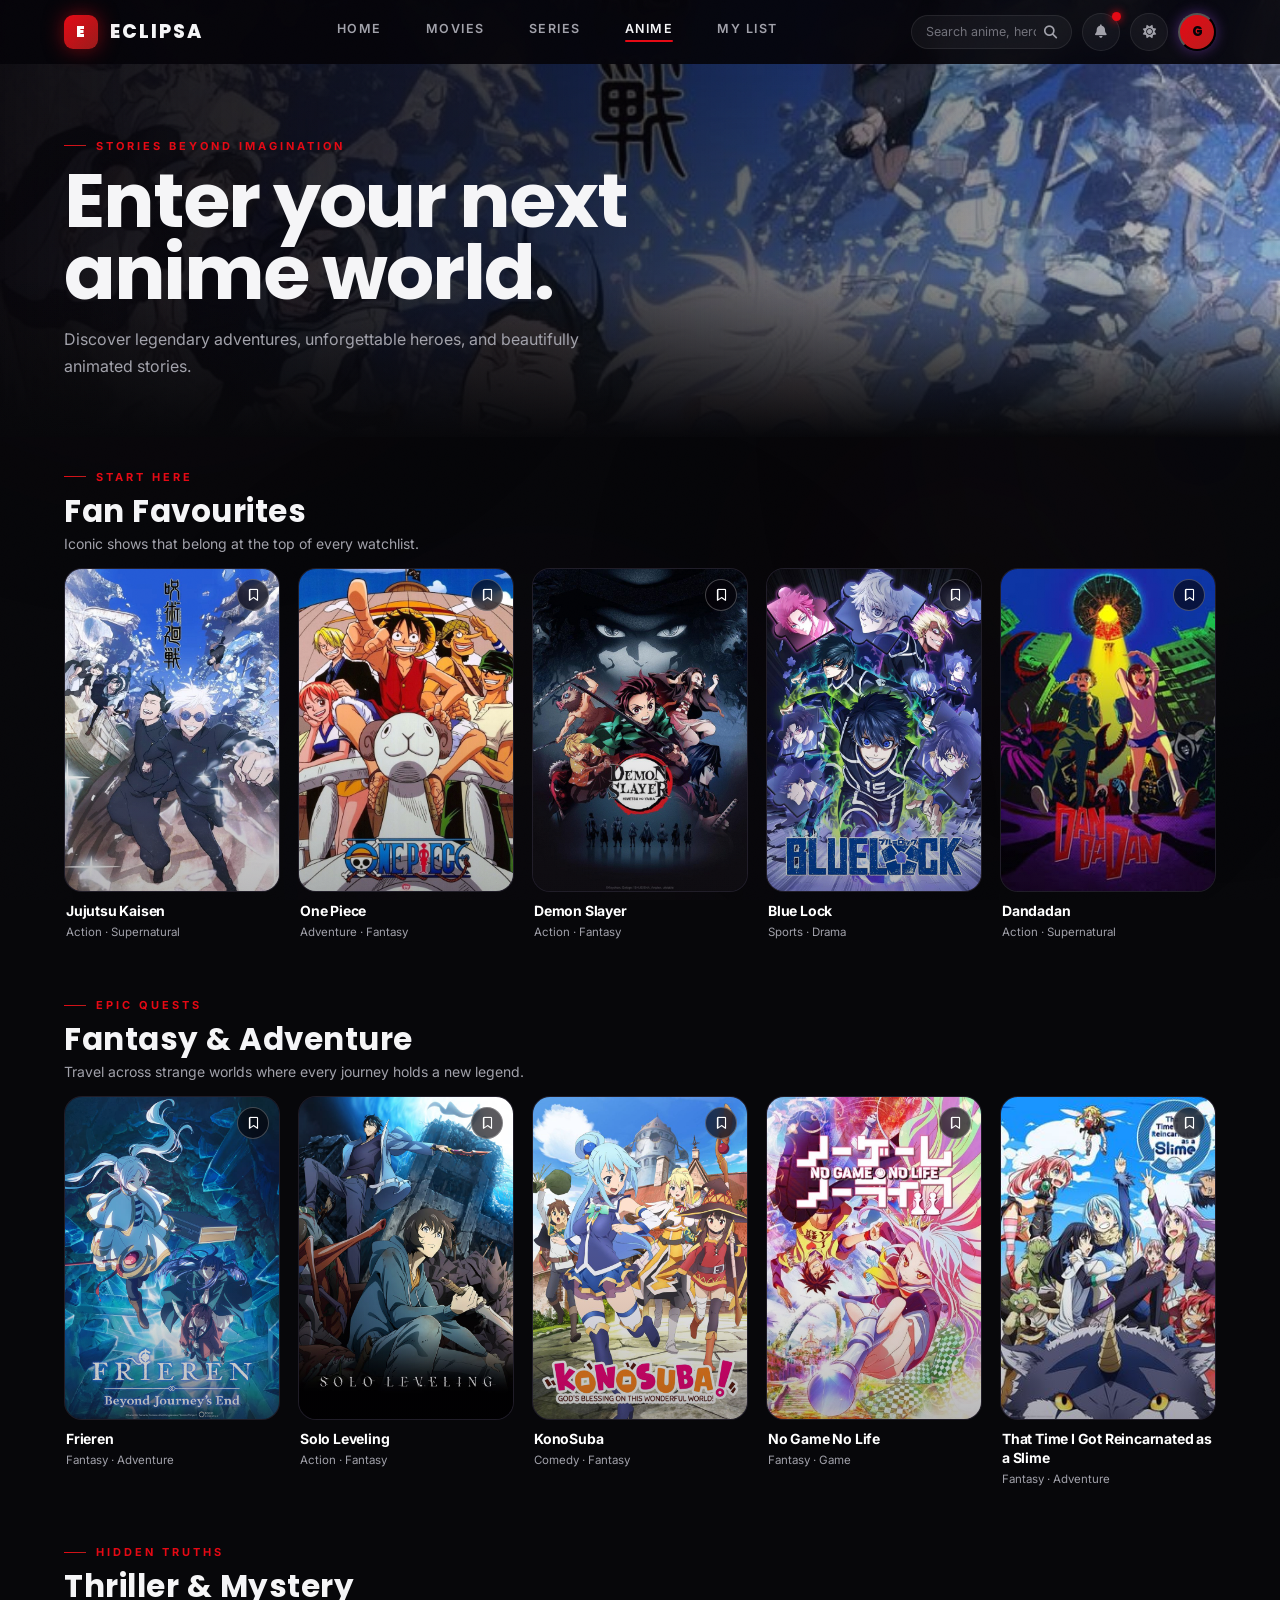
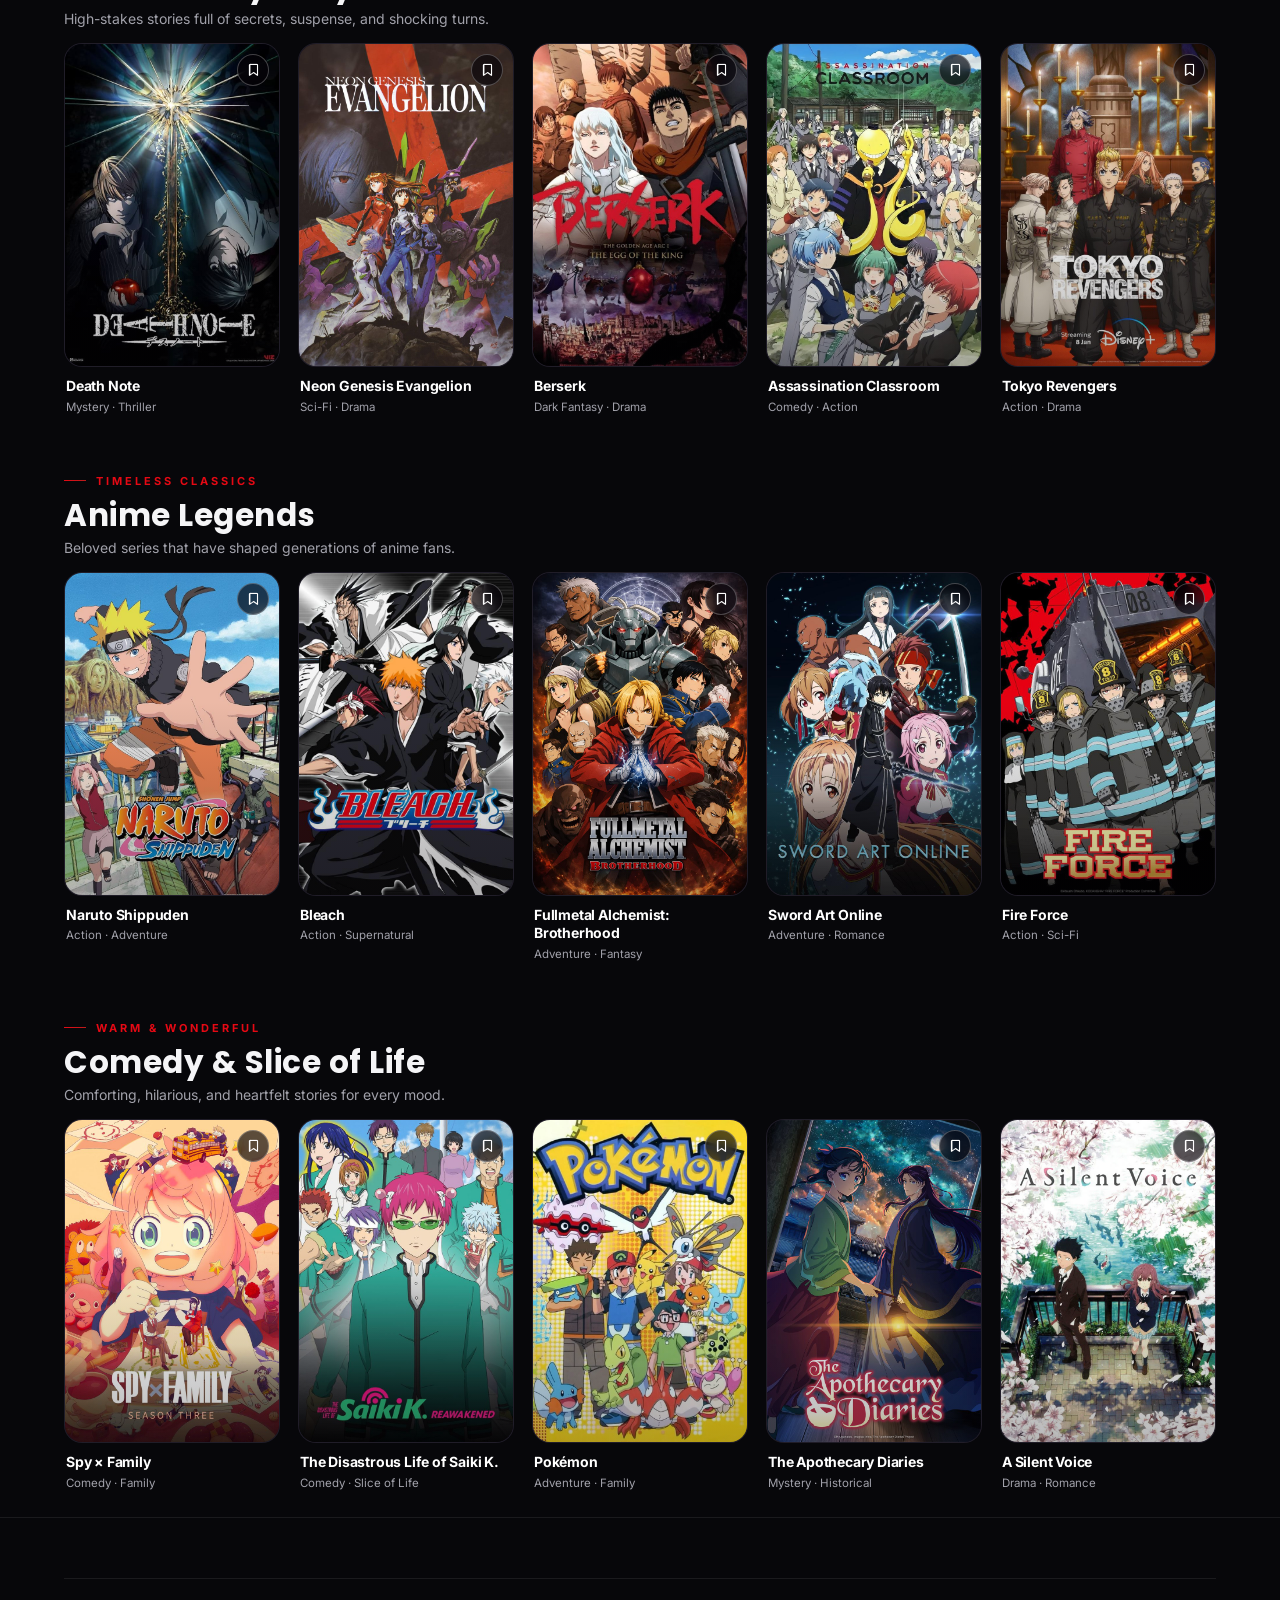
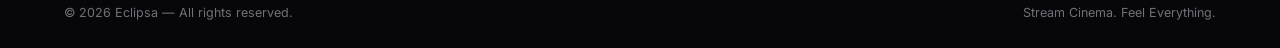
<file: anime.html>
<!DOCTYPE html>
<html lang="en">
<head>
  <meta charset="UTF-8">
  <meta name="viewport" content="width=device-width, initial-scale=1.0">
  <title>Anime — Eclipsa Streaming</title>
  <link rel="stylesheet" href="style.css">
  <link rel="stylesheet" href="https://cdnjs.cloudflare.com/ajax/libs/font-awesome/6.5.1/css/all.min.css">
  <script>
    try {
      let user = JSON.parse(localStorage.getItem('eclipsa_user') || 'null');
      if (!user || !user.loggedIn) {
        user = { name: 'Guest Explorer', email: 'guest@eclipsa.stream', initial: 'G', loggedIn: true, isGuest: true };
        localStorage.setItem('eclipsa_user', JSON.stringify(user));
      }
    } catch (error) {}
  </script>
</head>
<body class="movies-page anime-page">
  <div class="ambient" aria-hidden="true"><div class="blob b1"></div><div class="blob b2"></div><div class="blob b3"></div><div class="blob b4"></div><div class="grid-mesh"></div></div>
  <header class="navbar" id="navbar">
    <a href="index.html" class="brand"><span class="mark">E</span>ECLIPSA</a>
    <nav class="nav-links"><a href="index.html">Home</a><a href="movies.html">Movies</a><a href="series.html">Series</a><a href="anime.html" class="active">Anime</a><a href="mylist.html">My List <span class="nav-count-badge" id="navMyListBadge">0</span></a></nav>
    <div class="nav-actions">
      <div class="search-wrap" id="searchWrap">
        <div class="search-pill">
          <input type="text" id="searchInput" placeholder="Search anime, heroes..." autocomplete="off">
          <button type="button" id="searchBtn" aria-label="Search"><i class="fas fa-search"></i></button>
        </div>
        <div class="search-results-dropdown" id="searchResultsDropdown" role="listbox"></div>
      </div>
      <div class="notification-wrap" id="notificationWrap">
        <button class="icon-btn notif-btn" id="notifBtn" aria-label="Notifications" title="Notifications"><i class="fas fa-bell"></i><span class="ping" id="notifPing"></span></button>
        <div class="notifications-dropdown" id="notificationsDropdown">
          <div class="notif-header">
            <h4>Notifications</h4>
            <button type="button" class="notif-mark-read-btn" id="notifMarkReadBtn">Mark all as read</button>
          </div>
          <div class="notif-list" id="notifList">
            <div class="notif-item">
              <div class="notif-icon"><i class="fas fa-fire"></i></div>
              <div class="notif-content">
                <div class="notif-title">Jujutsu Kaisen Season 2 Dub is now streaming</div>
                <div class="notif-time">2 hours ago</div>
              </div>
              <span class="notif-unread-dot"></span>
            </div>
            <div class="notif-item">
              <div class="notif-icon"><i class="fas fa-sparkles"></i></div>
              <div class="notif-content">
                <div class="notif-title">Solo Leveling Episode 12 4K Remaster live</div>
                <div class="notif-time">1 day ago</div>
              </div>
            </div>
          </div>
        </div>
      </div>
      <button class="icon-btn theme-toggle" type="button" aria-label="Switch theme"><i class="fas fa-sun"></i></button>
      <div class="user-menu-wrap" id="userMenuWrap"><a href="signup.html" class="nav-signin-link" id="navSignInLink"><i class="fas fa-user-plus"></i> <span>Sign Up</span></a><button class="avatar-btn" id="navAvatarBtn" title="Account Menu" style="display:none;" aria-expanded="false">U</button><div class="user-dropdown" id="userDropdown"><div class="user-dropdown-head"><div class="user-dropdown-name" id="userNameDisplay">User</div><div class="user-dropdown-email" id="userEmailDisplay">user@example.com</div></div><a href="mylist.html"><i class="fas fa-heart"></i> My Watchlist</a><a href="./settings.html"><i class="fas fa-sliders"></i> Account Settings</a><a href="./feedback.html"><i class="fas fa-comment-dots"></i> Feedback</a><button type="button" class="signout-btn" id="signOutBtn"><i class="fas fa-right-from-bracket"></i> Sign Out</button></div></div><button class="icon-btn nav-toggle" aria-label="Menu"><i class="fas fa-bars"></i></button></div>
  </header>

  <section class="movies-hero anime-hero"><div class="movies-hero-content"><span class="eyebrow">Stories Beyond Imagination</span><h1>Enter your next <span class="grad">anime world.</span></h1><p>Discover legendary adventures, unforgettable heroes, and beautifully animated stories.</p></div></section>

  <main>
    <section class="wrap movie-library-section"><div class="section-head"><div><span class="eyebrow">Start Here</span><h2>Fan Favourites</h2><p>Iconic shows that belong at the top of every watchlist.</p></div></div><div class="movie-five-grid">
      <article class="movie-card"><div class="card-media"><img src="Anime pictures/JUJUTSU KAISEN.jpg" alt="Jujutsu Kaisen"><div class="card-play"><i class="fas fa-play"></i></div></div><div class="card-info"><h5>Jujutsu Kaisen</h5><div class="card-tags">Action · Supernatural</div></div></article>
      <article class="movie-card"><div class="card-media"><img src="Anime pictures/11 Weirdest Devil Fruits In One Piece, Even Oda Might Not Remember Them.jpg" alt="One Piece"><div class="card-play"><i class="fas fa-play"></i></div></div><div class="card-info"><h5>One Piece</h5><div class="card-tags">Adventure · Fantasy</div></div></article>
      <article class="movie-card"><div class="card-media"><img src="Anime pictures/download (3).jpg" alt="Demon Slayer"><div class="card-play"><i class="fas fa-play"></i></div></div><div class="card-info"><h5>Demon Slayer</h5><div class="card-tags">Action · Fantasy</div></div></article>
      <article class="movie-card"><div class="card-media"><img src="Anime pictures/Bluelock.jpg" alt="Blue Lock"><div class="card-play"><i class="fas fa-play"></i></div></div><div class="card-info"><h5>Blue Lock</h5><div class="card-tags">Sports · Drama</div></div></article>
      <article class="movie-card"><div class="card-media"><img src="Anime pictures/10 Coolest Dandadan Powers, Ranked.jpg" alt="Dandadan"><div class="card-play"><i class="fas fa-play"></i></div></div><div class="card-info"><h5>Dandadan</h5><div class="card-tags">Action · Supernatural</div></div></article>
    </div></section>

    <section class="wrap movie-library-section"><div class="section-head"><div><span class="eyebrow">Epic Quests</span><h2>Fantasy &amp; Adventure</h2><p>Travel across strange worlds where every journey holds a new legend.</p></div></div><div class="movie-five-grid">
      <article class="movie-card"><div class="card-media"><img src="Anime pictures/download (9).jpg" alt="Frieren: Beyond Journey's End"><div class="card-play"><i class="fas fa-play"></i></div></div><div class="card-info"><h5>Frieren</h5><div class="card-tags">Fantasy · Adventure</div></div></article>
      <article class="movie-card"><div class="card-media"><img src="Anime pictures/Lunar Realms - Your Gateway to Anime, Manga, Novels, and NSFW.jpg" alt="Solo Leveling"><div class="card-play"><i class="fas fa-play"></i></div></div><div class="card-info"><h5>Solo Leveling</h5><div class="card-tags">Action · Fantasy</div></div></article>
      <article class="movie-card"><div class="card-media"><img src="Anime pictures/KonoSuba.jpg" alt="KonoSuba"><div class="card-play"><i class="fas fa-play"></i></div></div><div class="card-info"><h5>KonoSuba</h5><div class="card-tags">Comedy · Fantasy</div></div></article>
      <article class="movie-card"><div class="card-media"><img src="Anime pictures/No Game No Life (2014).jpg" alt="No Game No Life"><div class="card-play"><i class="fas fa-play"></i></div></div><div class="card-info"><h5>No Game No Life</h5><div class="card-tags">Fantasy · Game</div></div></article>
      <article class="movie-card"><div class="card-media"><img src="Anime pictures/The Upcoming Best Fantasy Film Already Has 3 Perfect Seasons.jpg" alt="That Time I Got Reincarnated as a Slime"><div class="card-play"><i class="fas fa-play"></i></div></div><div class="card-info"><h5>That Time I Got Reincarnated as a Slime</h5><div class="card-tags">Fantasy · Adventure</div></div></article>
    </div></section>

    <section class="wrap movie-library-section"><div class="section-head"><div><span class="eyebrow">Hidden Truths</span><h2>Thriller &amp; Mystery</h2><p>High-stakes stories full of secrets, suspense, and shocking turns.</p></div></div><div class="movie-five-grid">
      <article class="movie-card"><div class="card-media"><img src="Anime pictures/Amazon_com_ Death Note Poster Light Yagami Merch Anime Cool Wall Art Print Poster 12x18_ Posters & Prints.jpg" alt="Death Note"><div class="card-play"><i class="fas fa-play"></i></div></div><div class="card-info"><h5>Death Note</h5><div class="card-tags">Mystery · Thriller</div></div></article>
      <article class="movie-card"><div class="card-media"><img src="Anime pictures/evangelion.jpg" alt="Neon Genesis Evangelion"><div class="card-play"><i class="fas fa-play"></i></div></div><div class="card-info"><h5>Neon Genesis Evangelion</h5><div class="card-tags">Sci-Fi · Drama</div></div></article>
      <article class="movie-card"><div class="card-media"><img src="Anime pictures/download (10).jpg" alt="Berserk"><div class="card-play"><i class="fas fa-play"></i></div></div><div class="card-info"><h5>Berserk</h5><div class="card-tags">Dark Fantasy · Drama</div></div></article>
      <article class="movie-card"><div class="card-media"><img src="Anime pictures/Class room.jpg" alt="Assassination Classroom"><div class="card-play"><i class="fas fa-play"></i></div></div><div class="card-info"><h5>Assassination Classroom</h5><div class="card-tags">Comedy · Action</div></div></article>
      <article class="movie-card"><div class="card-media"><img src="Anime pictures/TOKYO REVENGERS 2.jpg" alt="Tokyo Revengers"><div class="card-play"><i class="fas fa-play"></i></div></div><div class="card-info"><h5>Tokyo Revengers</h5><div class="card-tags">Action · Drama</div></div></article>
    </div></section>

    <section class="wrap movie-library-section"><div class="section-head"><div><span class="eyebrow">Timeless Classics</span><h2>Anime Legends</h2><p>Beloved series that have shaped generations of anime fans.</p></div></div><div class="movie-five-grid">
      <article class="movie-card"><div class="card-media"><img src="Anime pictures/Naruto Shippuden Naruto Sakura Kakashi Poster.jpg" alt="Naruto Shippuden"><div class="card-play"><i class="fas fa-play"></i></div></div><div class="card-info"><h5>Naruto Shippuden</h5><div class="card-tags">Action · Adventure</div></div></article>
      <article class="movie-card"><div class="card-media"><img src="Anime pictures/download (4).jpg" alt="Bleach"><div class="card-play"><i class="fas fa-play"></i></div></div><div class="card-info"><h5>Bleach</h5><div class="card-tags">Action · Supernatural</div></div></article>
      <article class="movie-card"><div class="card-media"><img src="Anime pictures/Fullmetal Alchemist Brotherhood Anime Wallpaper _ Edward & Alphonse Elric Epic Art.jpg" alt="Fullmetal Alchemist Brotherhood"><div class="card-play"><i class="fas fa-play"></i></div></div><div class="card-info"><h5>Fullmetal Alchemist: Brotherhood</h5><div class="card-tags">Adventure · Fantasy</div></div></article>
      <article class="movie-card"><div class="card-media"><img src="Anime pictures/Sword Art Online de 2012.jpg" alt="Sword Art Online"><div class="card-play"><i class="fas fa-play"></i></div></div><div class="card-info"><h5>Sword Art Online</h5><div class="card-tags">Adventure · Romance</div></div></article>
      <article class="movie-card"><div class="card-media"><img src="Anime pictures/fire force.jpg" alt="Fire Force"><div class="card-play"><i class="fas fa-play"></i></div></div><div class="card-info"><h5>Fire Force</h5><div class="card-tags">Action · Sci-Fi</div></div></article>
    </div></section>

    <section class="wrap movie-library-section"><div class="section-head"><div><span class="eyebrow">Warm &amp; Wonderful</span><h2>Comedy &amp; Slice of Life</h2><p>Comforting, hilarious, and heartfelt stories for every mood.</p></div></div><div class="movie-five-grid">
      <article class="movie-card"><div class="card-media"><img src="Anime pictures/Spy x Family Season 3.jpg" alt="Spy x Family"><div class="card-play"><i class="fas fa-play"></i></div></div><div class="card-info"><h5>Spy × Family</h5><div class="card-tags">Comedy · Family</div></div></article>
      <article class="movie-card"><div class="card-media"><img src="Anime pictures/download (7).jpg" alt="The Disastrous Life of Saiki K."><div class="card-play"><i class="fas fa-play"></i></div></div><div class="card-info"><h5>The Disastrous Life of Saiki K.</h5><div class="card-tags">Comedy · Slice of Life</div></div></article>
      <article class="movie-card"><div class="card-media"><img src="Anime pictures/download (8).jpg" alt="Pokémon"><div class="card-play"><i class="fas fa-play"></i></div></div><div class="card-info"><h5>Pokémon</h5><div class="card-tags">Adventure · Family</div></div></article>
      <article class="movie-card"><div class="card-media"><img src="Anime pictures/_The Apothecary Diaries_.jpg" alt="The Apothecary Diaries"><div class="card-play"><i class="fas fa-play"></i></div></div><div class="card-info"><h5>The Apothecary Diaries</h5><div class="card-tags">Mystery · Historical</div></div></article>
      <article class="movie-card"><div class="card-media"><img src="Anime pictures/download.jpg" alt="A Silent Voice"><div class="card-play"><i class="fas fa-play"></i></div></div><div class="card-info"><h5>A Silent Voice</h5><div class="card-tags">Drama · Romance</div></div></article>
    </div></section>
  </main>
  <footer class="site-footer"><div class="footer-bottom"><span>© 2026 Eclipsa — All rights reserved.</span><span>Stream Cinema. Feel Everything.</span></div></footer>
  <script src="data.js"></script>
  <script src="player.js"></script>
  <script src="modal.js"></script>
  <script src="catalog.js"></script>
</body>
</html>
</file>
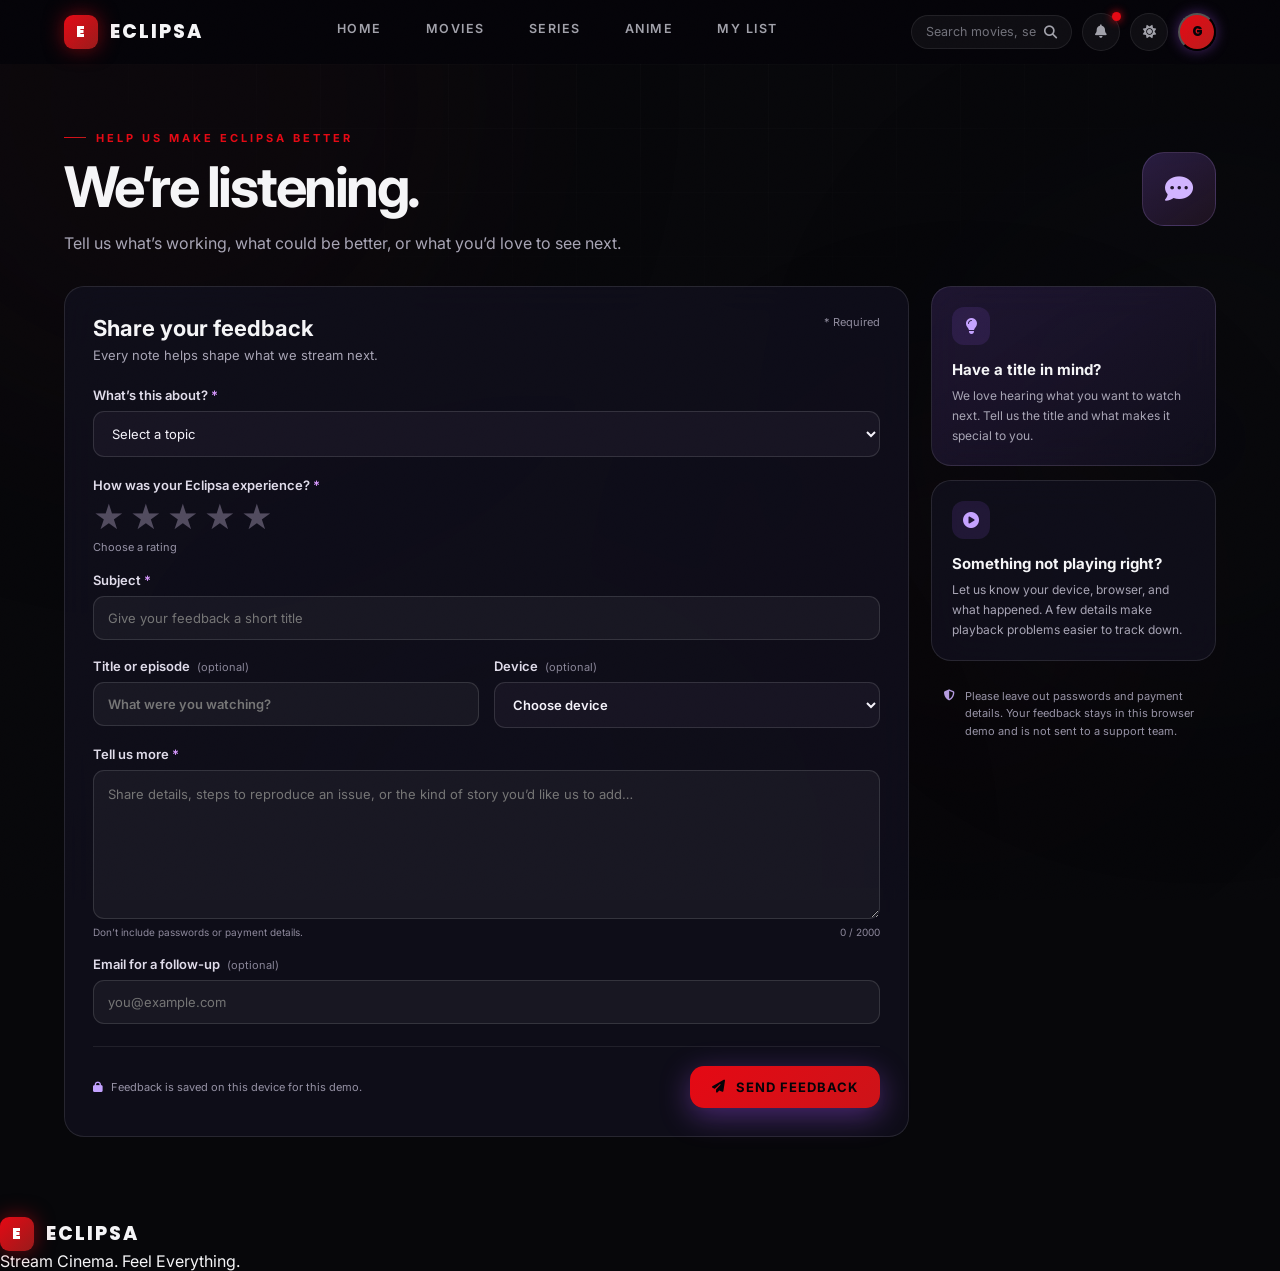
<file: feedback.html>
<!DOCTYPE html>
<html lang="en">
<head>
  <meta charset="UTF-8">
  <meta name="viewport" content="width=device-width, initial-scale=1.0">
  <meta name="theme-color" content="#080711">
  <title>Feedback — Eclipsa</title>
  <link rel="stylesheet" href="style.css">
  <link rel="stylesheet" href="https://cdnjs.cloudflare.com/ajax/libs/font-awesome/6.5.1/css/all.min.css">
  <link rel="stylesheet" href="feedback.css">
</head>
<body class="feedback-page">
  <div class="ambient" aria-hidden="true"><div class="blob b1"></div><div class="blob b2"></div><div class="blob b3"></div><div class="blob b4"></div><div class="grid-mesh"></div></div>
  <header class="navbar feedback-navbar" id="navbar">
    <a href="index.html" class="brand"><span class="mark">E</span>ECLIPSA</a>
    <nav class="nav-links"><a href="index.html">Home</a><a href="movies.html">Movies</a><a href="series.html">Series</a><a href="anime.html">Anime</a><a href="mylist.html">My List</a></nav>
    <div class="nav-actions">
      <div class="search-wrap" id="searchWrap"><div class="search-pill"><input type="text" id="searchInput" placeholder="Search movies, series..." autocomplete="off"><button type="button" id="searchBtn" aria-label="Search"><i class="fas fa-search"></i></button></div></div>
      <div class="notification-wrap" id="notificationWrap"><button class="icon-btn notif-btn" id="notifBtn" type="button" aria-label="Notifications" title="Notifications"><i class="fas fa-bell"></i><span class="ping" id="notifPing"></span></button><div class="notifications-dropdown" id="notificationsDropdown"><div class="notif-header"><h4>Notifications</h4><button type="button" class="notif-mark-read-btn" id="notifMarkReadBtn">Mark all as read</button></div><div class="notif-list" id="notifList"><div class="notif-item"><div class="notif-icon"><i class="fas fa-fire"></i></div><div class="notif-content"><div class="notif-title">Arcane Season 2 is now streaming in 4K Ultra HD</div><div class="notif-time">2 hours ago</div></div><span class="notif-unread-dot"></span></div><div class="notif-item"><div class="notif-icon"><i class="fas fa-film"></i></div><div class="notif-content"><div class="notif-title">Dune: Part Two exclusive bonus clips added</div><div class="notif-time">5 hours ago</div></div><span class="notif-unread-dot"></span></div></div></div></div>
      <button class="icon-btn theme-toggle" type="button" aria-label="Switch theme" title="Switch theme"><i class="fas fa-sun"></i></button>
      <div class="user-menu-wrap" id="userMenuWrap">
        <button class="avatar-btn" id="navAvatarBtn" type="button" aria-label="Account menu" aria-expanded="false">G</button>
        <div class="user-dropdown" id="userDropdown">
          <div class="user-dropdown-head"><div class="user-dropdown-name" id="userNameDisplay">Guest Explorer</div><div class="user-dropdown-email" id="userEmailDisplay">guest@eclipsa.stream</div></div>
          <a href="mylist.html"><i class="fas fa-heart"></i> My Watchlist</a><a href="./settings.html"><i class="fas fa-sliders"></i> Account Settings</a><a href="./feedback.html"><i class="fas fa-comment-dots"></i> Feedback</a>
          <button type="button" class="signout-btn" id="signOutBtn"><i class="fas fa-right-from-bracket"></i> Sign Out</button>
        </div>
      </div>
      <button class="icon-btn nav-toggle" type="button" aria-label="Menu"><i class="fas fa-bars"></i></button>
    </div>
  </header>

  <main class="feedback-main wrap">
    <div class="feedback-heading">
      <div><span class="eyebrow">Help us make Eclipsa better</span><h1>We’re listening.</h1><p>Tell us what’s working, what could be better, or what you’d love to see next.</p></div>
      <div class="feedback-heading-icon"><i class="fas fa-comment-dots"></i></div>
    </div>
    <div class="feedback-layout">
      <form class="feedback-card" id="feedbackForm">
        <div class="feedback-card-title"><div><h2>Share your feedback</h2><p>Every note helps shape what we stream next.</p></div><span class="required-note">* Required</span></div>
        <label class="field-label" for="feedbackCategory">What’s this about? <span>*</span></label>
        <select id="feedbackCategory" name="category" required>
          <option value="" disabled selected>Select a topic</option>
          <option>Watching &amp; playback</option><option>Finding movies and shows</option><option>Content request</option><option>Account or membership</option><option>Subtitles, audio &amp; accessibility</option><option>Website or app issue</option><option>Something else</option>
        </select>
        <fieldset class="rating-fieldset"><legend>How was your Eclipsa experience? <span>*</span></legend><div class="star-rating" role="radiogroup" aria-label="Rate your experience">
          <input type="radio" name="rating" id="rating5" value="5" required><label for="rating5" aria-label="5 stars">★</label>
          <input type="radio" name="rating" id="rating4" value="4"><label for="rating4" aria-label="4 stars">★</label>
          <input type="radio" name="rating" id="rating3" value="3"><label for="rating3" aria-label="3 stars">★</label>
          <input type="radio" name="rating" id="rating2" value="2"><label for="rating2" aria-label="2 stars">★</label>
          <input type="radio" name="rating" id="rating1" value="1"><label for="rating1" aria-label="1 star">★</label>
        </div><div class="rating-caption" id="ratingCaption">Choose a rating</div></fieldset>
        <label class="field-label" for="feedbackSubject">Subject <span>*</span></label>
        <input id="feedbackSubject" name="subject" type="text" maxlength="100" placeholder="Give your feedback a short title" required>
        <div class="field-row">
          <label><span class="field-label">Title or episode <small>(optional)</small></span><input name="title" type="text" maxlength="100" placeholder="What were you watching?"></label>
          <label><span class="field-label">Device <small>(optional)</small></span><select name="device"><option value="">Choose device</option><option>Computer / web browser</option><option>Mobile phone</option><option>Tablet</option><option>Smart TV</option><option>Streaming device</option><option>Other</option></select></label>
        </div>
        <label class="field-label" for="feedbackMessage">Tell us more <span>*</span></label>
        <textarea id="feedbackMessage" name="message" rows="6" maxlength="2000" placeholder="Share details, steps to reproduce an issue, or the kind of story you’d like us to add…" required></textarea>
        <div class="message-meta"><span>Don’t include passwords or payment details.</span><span id="messageCount">0 / 2000</span></div>
        <label class="field-label" for="feedbackEmail">Email for a follow-up <small>(optional)</small></label>
        <input id="feedbackEmail" name="email" type="email" maxlength="160" placeholder="you@example.com">
        <div class="form-submit-row"><span><i class="fas fa-lock"></i> Feedback is saved on this device for this demo.</span><button class="btn btn-primary" type="submit"><i class="fas fa-paper-plane"></i> Send feedback</button></div>
      </form>
      <aside class="feedback-aside">
        <div class="aside-card aside-highlight"><div class="aside-icon"><i class="fas fa-lightbulb"></i></div><h3>Have a title in mind?</h3><p>We love hearing what you want to watch next. Tell us the title and what makes it special to you.</p></div>
        <div class="aside-card"><div class="aside-icon"><i class="fas fa-circle-play"></i></div><h3>Something not playing right?</h3><p>Let us know your device, browser, and what happened. A few details make playback problems easier to track down.</p></div>
        <div class="privacy-note"><i class="fas fa-shield-halved"></i><p>Please leave out passwords and payment details. Your feedback stays in this browser demo and is not sent to a support team.</p></div>
      </aside>
    </div>
    <section class="feedback-success" id="feedbackSuccess" hidden role="status" aria-live="polite"><div class="success-mark"><i class="fas fa-check"></i></div><h2>Thanks for helping us improve.</h2><p>Your feedback has been saved in this browser.</p><button type="button" class="btn btn-ghost" id="sendAnother">Send another note</button><a href="index.html">Back to Eclipsa</a></section>
  </main>
  <footer class="settings-footer"><a href="index.html" class="brand"><span class="mark">E</span>ECLIPSA</a><span>Stream Cinema. Feel Everything.</span></footer>
  <script src="feedback.js"></script>
</body>
</html>
</file>
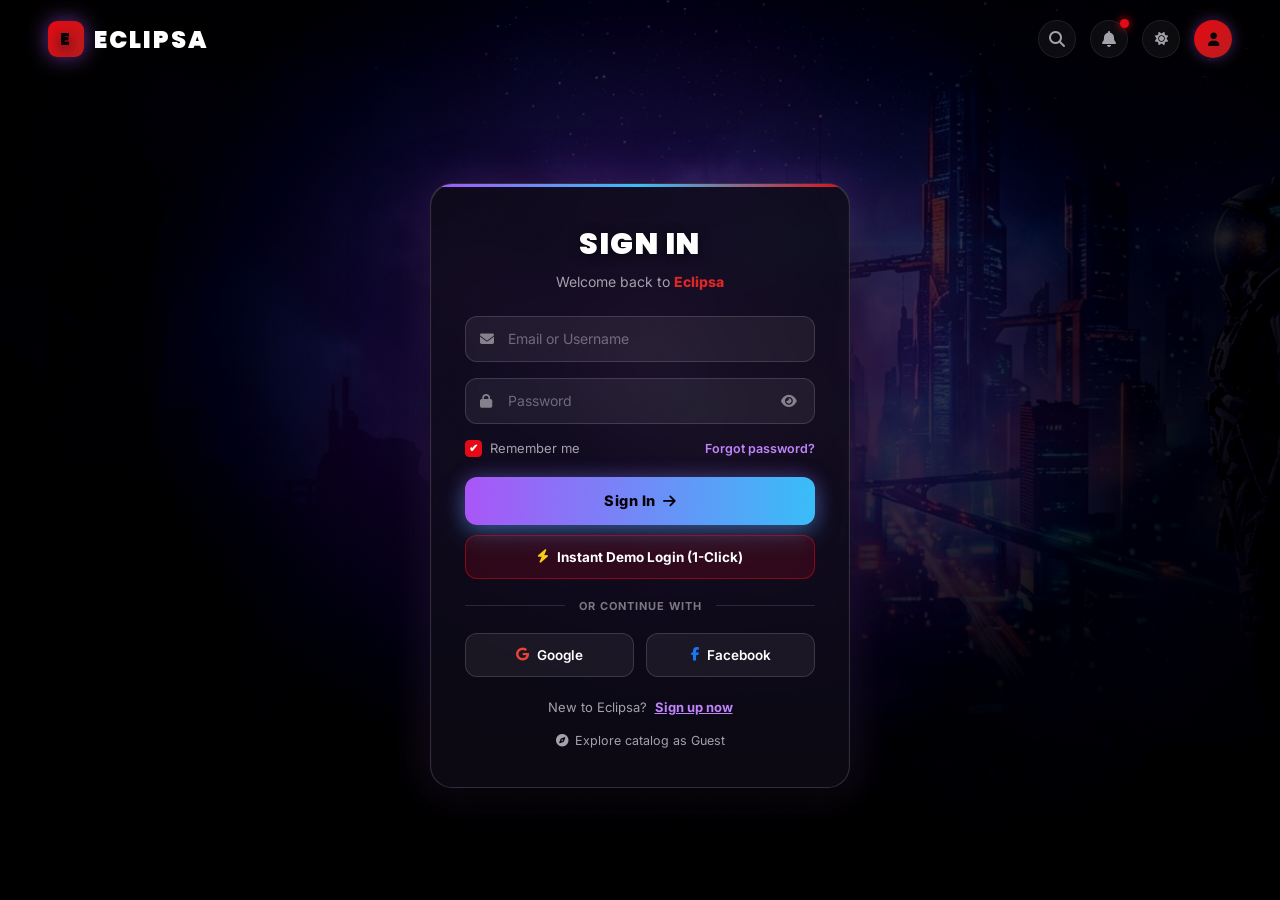
<file: login.html>
<!DOCTYPE html>
<html lang="en">
<head>
<meta charset="UTF-8">
<meta name="viewport" content="width=device-width, initial-scale=1.0">
<title>Sign In — Eclipsa Streaming</title>
<link rel="stylesheet" href="style.css">
<link rel="stylesheet" href="auth.css">
<link rel="stylesheet" href="https://cdnjs.cloudflare.com/ajax/libs/font-awesome/6.5.1/css/all.min.css">
</head>
<body class="auth-page">

<!-- Cinematic Rich Background Image & Ambient Blobs -->
<div class="auth-bg-overlay" aria-hidden="true"></div>
<div class="ambient" aria-hidden="true">
  <div class="blob b1"></div>
  <div class="blob b2"></div>
</div>

<!-- Top Navigation -->
<nav class="auth-split-nav">
  <a href="index.html" class="brand">
    <span class="mark">E</span>
    ECLIPSA
  </a>
  <div class="auth-nav-actions">
    <a class="icon-btn" href="index.html#searchWrap" aria-label="Search" title="Search"><i class="fas fa-search"></i></a>
    <a class="icon-btn notif-btn" href="index.html#notificationWrap" aria-label="Notifications" title="Notifications"><i class="fas fa-bell"></i><span class="ping"></span></a>
    <button class="icon-btn theme-toggle" type="button" aria-label="Switch theme" title="Switch theme">
      <i class="fas fa-sun"></i>
    </button>
    <a href="index.html" class="avatar-btn auth-account-icon" aria-label="Account" title="Account"><i class="fas fa-user"></i></a>
  </div>
</nav>

<!-- Centered Auth Card -->
<main class="auth-card-wrapper">
  <div class="auth-card">
    <div class="auth-card-head">
      <h2>SIGN IN</h2>
      <p>Welcome back to <span class="brand-highlight">Eclipsa</span></p>
    </div>

    <!-- Alert Banner -->
    <div class="auth-alert" id="authAlert" role="alert">
      <i class="fas fa-exclamation-circle"></i>
      <span class="alert-text"></span>
    </div>

    <!-- Sign In Form -->
    <form id="loginForm" novalidate>
      <div class="form-group" id="emailGroup">
        <div class="input-wrap">
          <input 
            type="text" 
            id="loginIdentifier" 
            name="identifier" 
            placeholder="Email or Username" 
            autocomplete="username"
            required
          >
          <i class="fas fa-envelope input-icon"></i>
        </div>
        <div class="field-error" id="emailError"><i class="fas fa-circle-exclamation"></i> Please enter your email or username.</div>
      </div>

      <div class="form-group" id="passwordGroup">
        <div class="input-wrap">
          <input 
            type="password" 
            id="loginPassword" 
            name="password" 
            placeholder="Password" 
            autocomplete="current-password"
            required
          >
          <i class="fas fa-lock input-icon"></i>
          <button type="button" class="toggle-password" data-target="loginPassword" aria-label="Toggle password visibility">
            <i class="fas fa-eye"></i>
          </button>
        </div>
        <div class="field-error" id="passwordError"><i class="fas fa-circle-exclamation"></i> Password must be at least 6 characters.</div>
      </div>

      <div class="form-options-row">
        <label class="checkbox-custom">
          <input type="checkbox" id="rememberMe" name="rememberMe" checked>
          <span>Remember me</span>
        </label>
        <a href="#forgot" class="forgot-link" id="forgotPasswordBtn">Forgot password?</a>
      </div>

      <button type="submit" class="btn-auth-submit" id="submitBtn">
        <span class="btn-text">Sign In &nbsp;<i class="fas fa-arrow-right"></i></span>
        <span class="btn-spinner" aria-hidden="true"></span>
      </button>

      <button type="button" class="btn-demo-login" id="demoLoginBtn">
        <i class="fas fa-bolt"></i> Instant Demo Login (1-Click)
      </button>

      <div class="auth-divider">
        <span>or continue with</span>
      </div>

      <div class="social-grid">
        <button type="button" class="btn-social social-btn-mock" data-provider="Google">
          <i class="fab fa-google" style="color: #ea4335;"></i> Google
        </button>
        <button type="button" class="btn-social social-btn-mock" data-provider="Facebook">
          <i class="fab fa-facebook-f" style="color: #1877f2;"></i> Facebook
        </button>
      </div>

      <div class="auth-switch">
        New to Eclipsa? <a href="signup.html">Sign up now</a>
      </div>

      <div class="auth-guest-link">
        <a href="index.html"><i class="fas fa-compass"></i> Explore catalog as Guest</a>
      </div>
    </form>
  </div>
</main>

<!-- Forgot Password Modal -->
<div class="auth-modal" id="forgotModal" role="dialog" aria-modal="true" aria-labelledby="modalTitle">
  <div class="modal-content">
    <button type="button" class="modal-close" id="modalCloseBtn" aria-label="Close modal">
      <i class="fas fa-times"></i>
    </button>
    <div class="modal-head">
      <h3 id="modalTitle">Reset Password</h3>
      <p>Enter your email address and we'll send you a link to reset your password.</p>
    </div>
    <form id="forgotForm" novalidate>
      <div class="form-group" id="forgotGroup">
        <label for="forgotEmail" class="form-label">Email Address</label>
        <div class="input-wrap">
          <input type="email" id="forgotEmail" placeholder="name@example.com" required>
          <i class="fas fa-envelope input-icon"></i>
        </div>
        <div class="field-error" id="forgotError"><i class="fas fa-circle-exclamation"></i> Please enter a valid email address.</div>
      </div>
      <button type="submit" class="btn-auth-submit" id="forgotSubmitBtn">
        <span class="btn-text">Send Reset Link</span>
        <span class="btn-spinner" aria-hidden="true"></span>
      </button>
    </form>
  </div>
</div>

<!-- Toast notification -->
<div class="auth-toast" id="authToast" role="status">
  <i class="fas fa-check-circle"></i>
  <span class="toast-text"></span>
</div>

<script src="auth.js"></script>
</body>
</html>
</file>
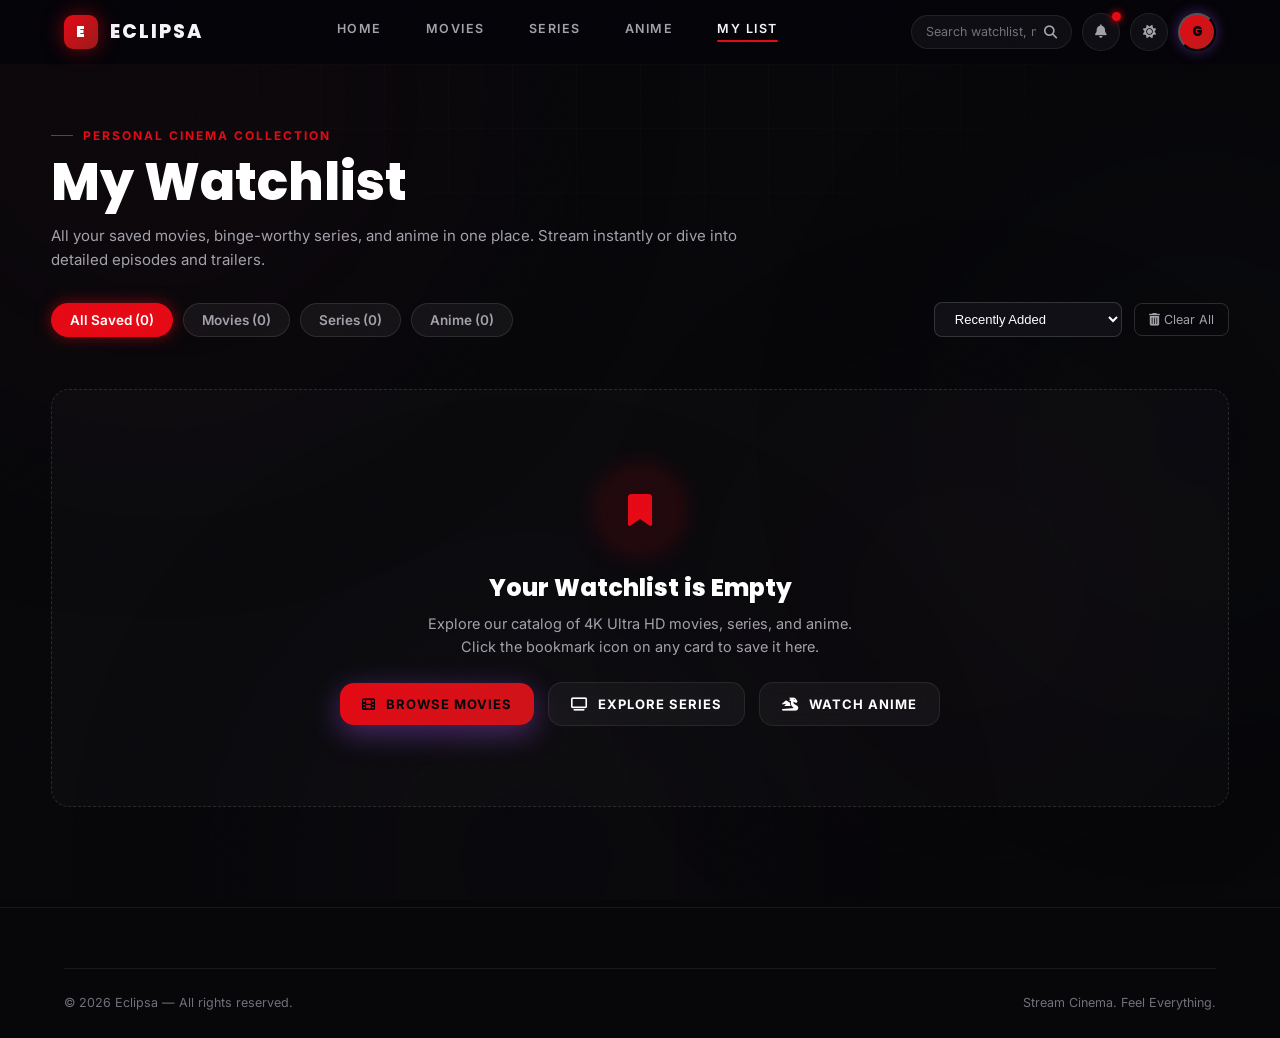
<file: mylist.html>
<!DOCTYPE html>
<html lang="en">
<head>
<meta charset="UTF-8">
<meta name="viewport" content="width=device-width, initial-scale=1.0">
<title>My Watchlist — Eclipsa Streaming</title>
<link rel="stylesheet" href="style.css">
<link rel="stylesheet" href="https://cdnjs.cloudflare.com/ajax/libs/font-awesome/6.5.1/css/all.min.css">
<script>
  try {
    let user = JSON.parse(localStorage.getItem('eclipsa_user') || 'null');
    if (!user || !user.loggedIn) {
      user = { name: 'Guest Explorer', email: 'guest@eclipsa.stream', initial: 'G', loggedIn: true, isGuest: true };
      localStorage.setItem('eclipsa_user', JSON.stringify(user));
    }
  } catch (error) {}
</script>
</head>
<body class="movies-page mylist-page">

<!-- Ambient background blobs -->
<div class="ambient" aria-hidden="true">
  <div class="blob b1"></div>
  <div class="blob b2"></div>
  <div class="blob b3"></div>
  <div class="blob b4"></div>
  <div class="grid-mesh"></div>
</div>

<!-- ============ NAVBAR ============ -->
<header class="navbar" id="navbar">
  <a href="index.html" class="brand">
    <span class="mark">E</span>
    ECLIPSA
  </a>

  <nav class="nav-links">
    <a href="index.html">Home</a>
    <a href="movies.html">Movies</a>
    <a href="series.html">Series</a>
    <a href="anime.html">Anime</a>
    <a href="mylist.html" class="active">My List <span class="nav-count-badge" id="navMyListBadge">0</span></a>
  </nav>

  <div class="nav-actions">
    <div class="search-wrap" id="searchWrap">
      <div class="search-pill">
        <input type="text" id="searchInput" placeholder="Search watchlist, movies..." autocomplete="off">
        <button type="button" id="searchBtn" aria-label="Search"><i class="fas fa-search"></i></button>
      </div>
      <div class="search-results-dropdown" id="searchResultsDropdown" role="listbox"></div>
    </div>

    <!-- Notifications -->
    <div class="notification-wrap" id="notificationWrap">
      <button class="icon-btn notif-btn" id="notifBtn" aria-label="Notifications" title="Notifications"><i class="fas fa-bell"></i><span class="ping" id="notifPing"></span></button>
      <div class="notifications-dropdown" id="notificationsDropdown">
        <div class="notif-header">
          <h4>Notifications</h4>
          <button type="button" class="notif-mark-read-btn" id="notifMarkReadBtn">Mark all as read</button>
        </div>
        <div class="notif-list" id="notifList">
          <div class="notif-item">
            <div class="notif-icon"><i class="fas fa-fire"></i></div>
            <div class="notif-content">
              <div class="notif-title">Arcane Season 2 is now streaming in 4K Ultra HD</div>
              <div class="notif-time">2 hours ago</div>
            </div>
            <span class="notif-unread-dot"></span>
          </div>
          <div class="notif-item">
            <div class="notif-icon"><i class="fas fa-film"></i></div>
            <div class="notif-content">
              <div class="notif-title">Dune: Part Two exclusive bonus clips added</div>
              <div class="notif-time">5 hours ago</div>
            </div>
            <span class="notif-unread-dot"></span>
          </div>
          <div class="notif-item">
            <div class="notif-icon"><i class="fas fa-sparkles"></i></div>
            <div class="notif-content">
              <div class="notif-title">Stranger Things 5 teaser is now ready to stream</div>
              <div class="notif-time">1 day ago</div>
            </div>
          </div>
        </div>
      </div>
    </div>

    <button class="icon-btn theme-toggle" type="button" aria-label="Switch theme" title="Switch theme"><i class="fas fa-sun"></i></button>

    <div class="user-menu-wrap" id="userMenuWrap">
      <a href="signup.html" class="nav-signin-link" id="navSignInLink"><i class="fas fa-user-plus"></i> <span>Sign Up</span></a>
      <button class="avatar-btn" id="navAvatarBtn" title="Account Menu" style="display:none;" aria-expanded="false">U</button>
      <div class="user-dropdown" id="userDropdown">
        <div class="user-dropdown-head">
          <div class="user-dropdown-name" id="userNameDisplay">User</div>
          <div class="user-dropdown-email" id="userEmailDisplay">user@example.com</div>
        </div>
        <a href="mylist.html"><i class="fas fa-heart"></i> My Watchlist</a>
        <a href="./settings.html"><i class="fas fa-sliders"></i> Account Settings</a>
        <a href="./feedback.html"><i class="fas fa-comment-dots"></i> Feedback</a>
        <button type="button" class="signout-btn" id="signOutBtn"><i class="fas fa-right-from-bracket"></i> Sign Out</button>
      </div>
    </div>

    <button class="icon-btn nav-toggle" aria-label="Menu"><i class="fas fa-bars"></i></button>
  </div>
</header>

<!-- ============ PAGE HERO ============ -->
<section class="mylist-page-hero">
  <div class="mylist-hero-content">
    <span class="eyebrow">Personal Cinema Collection</span>
    <h1>My <span class="grad">Watchlist</span></h1>
    <p>All your saved movies, binge-worthy series, and anime in one place. Stream instantly or dive into detailed episodes and trailers.</p>
  </div>
</section>

<!-- ============ TOOLBAR (FILTER TABS & SORTING) ============ -->
<div class="catalog-toolbar">
  <div class="catalog-filter-tabs" id="myListFilterTabs">
    <button class="catalog-tab-btn is-active" data-tab="all" type="button">All Saved (<span id="tabCountAll">0</span>)</button>
    <button class="catalog-tab-btn" data-tab="movie" type="button">Movies (<span id="tabCountMovie">0</span>)</button>
    <button class="catalog-tab-btn" data-tab="series" type="button">Series (<span id="tabCountSeries">0</span>)</button>
    <button class="catalog-tab-btn" data-tab="anime" type="button">Anime (<span id="tabCountAnime">0</span>)</button>
  </div>

  <div class="catalog-sort-wrap">
    <select class="catalog-sort-select" id="myListSortSelect" aria-label="Sort Watchlist">
      <option value="recent">Recently Added</option>
      <option value="rating">Highest Rated (★)</option>
      <option value="year">Release Year (Newest)</option>
      <option value="title">Title (A–Z)</option>
    </select>
    <button type="button" class="catalog-clear-btn" id="myListClearBtn" title="Clear All Items">
      <i class="fas fa-trash-alt"></i> Clear All
    </button>
  </div>
</div>

<!-- ============ MY LIST GRID SECTION ============ -->
<main class="mylist-grid-section">
  <div class="mylist-grid" id="myListGrid">
    <!-- Populated dynamically by mylist.js -->
  </div>
</main>

<!-- ============ FOOTER ============ -->
<footer class="site-footer">
  <div class="footer-bottom">
    <span>© 2026 Eclipsa — All rights reserved.</span>
    <span>Stream Cinema. Feel Everything.</span>
  </div>
</footer>

<!-- Floating Toast Notification -->
<div class="global-toast" id="globalToast" role="status">
  <i class="fas fa-bookmark"></i>
  <span class="toast-text"></span>
</div>

<script src="data.js"></script>
<script src="player.js"></script>
<script src="modal.js"></script>
<script src="mylist.js"></script>
</body>
</html>
</file>
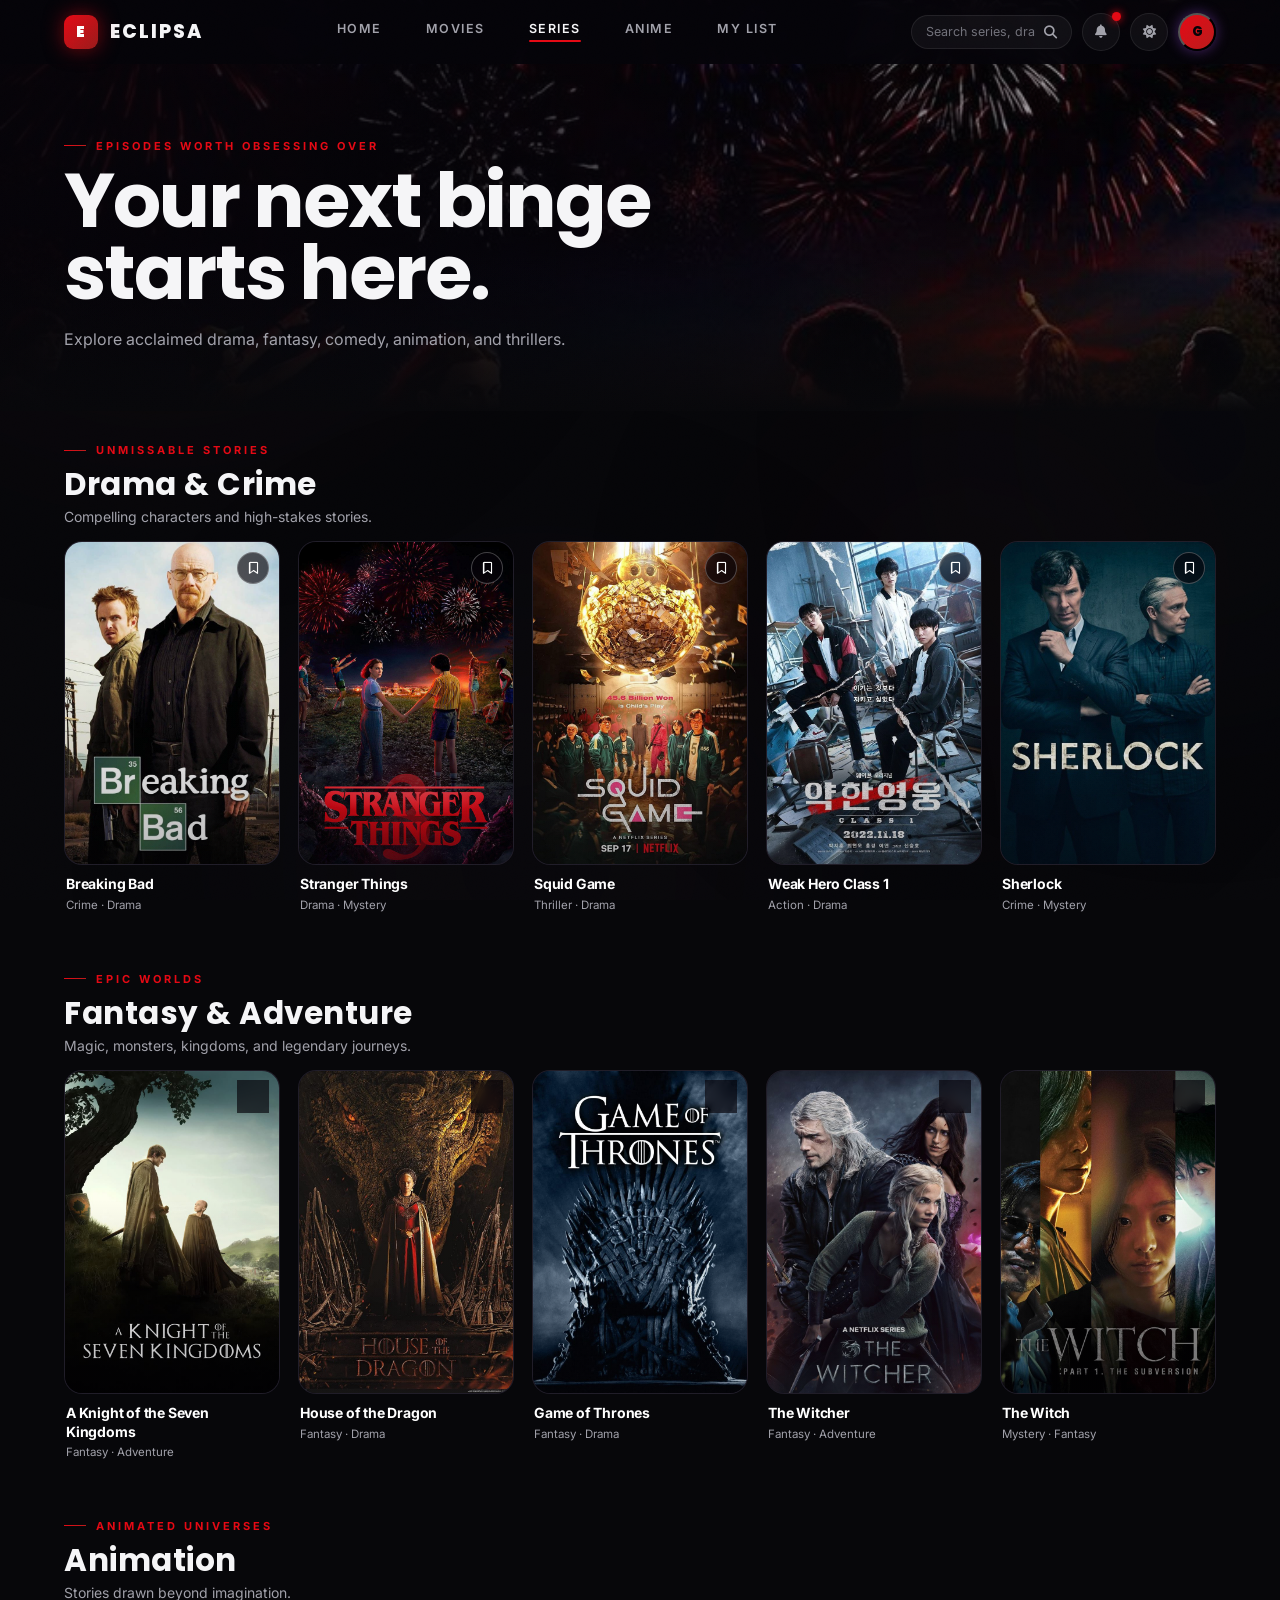
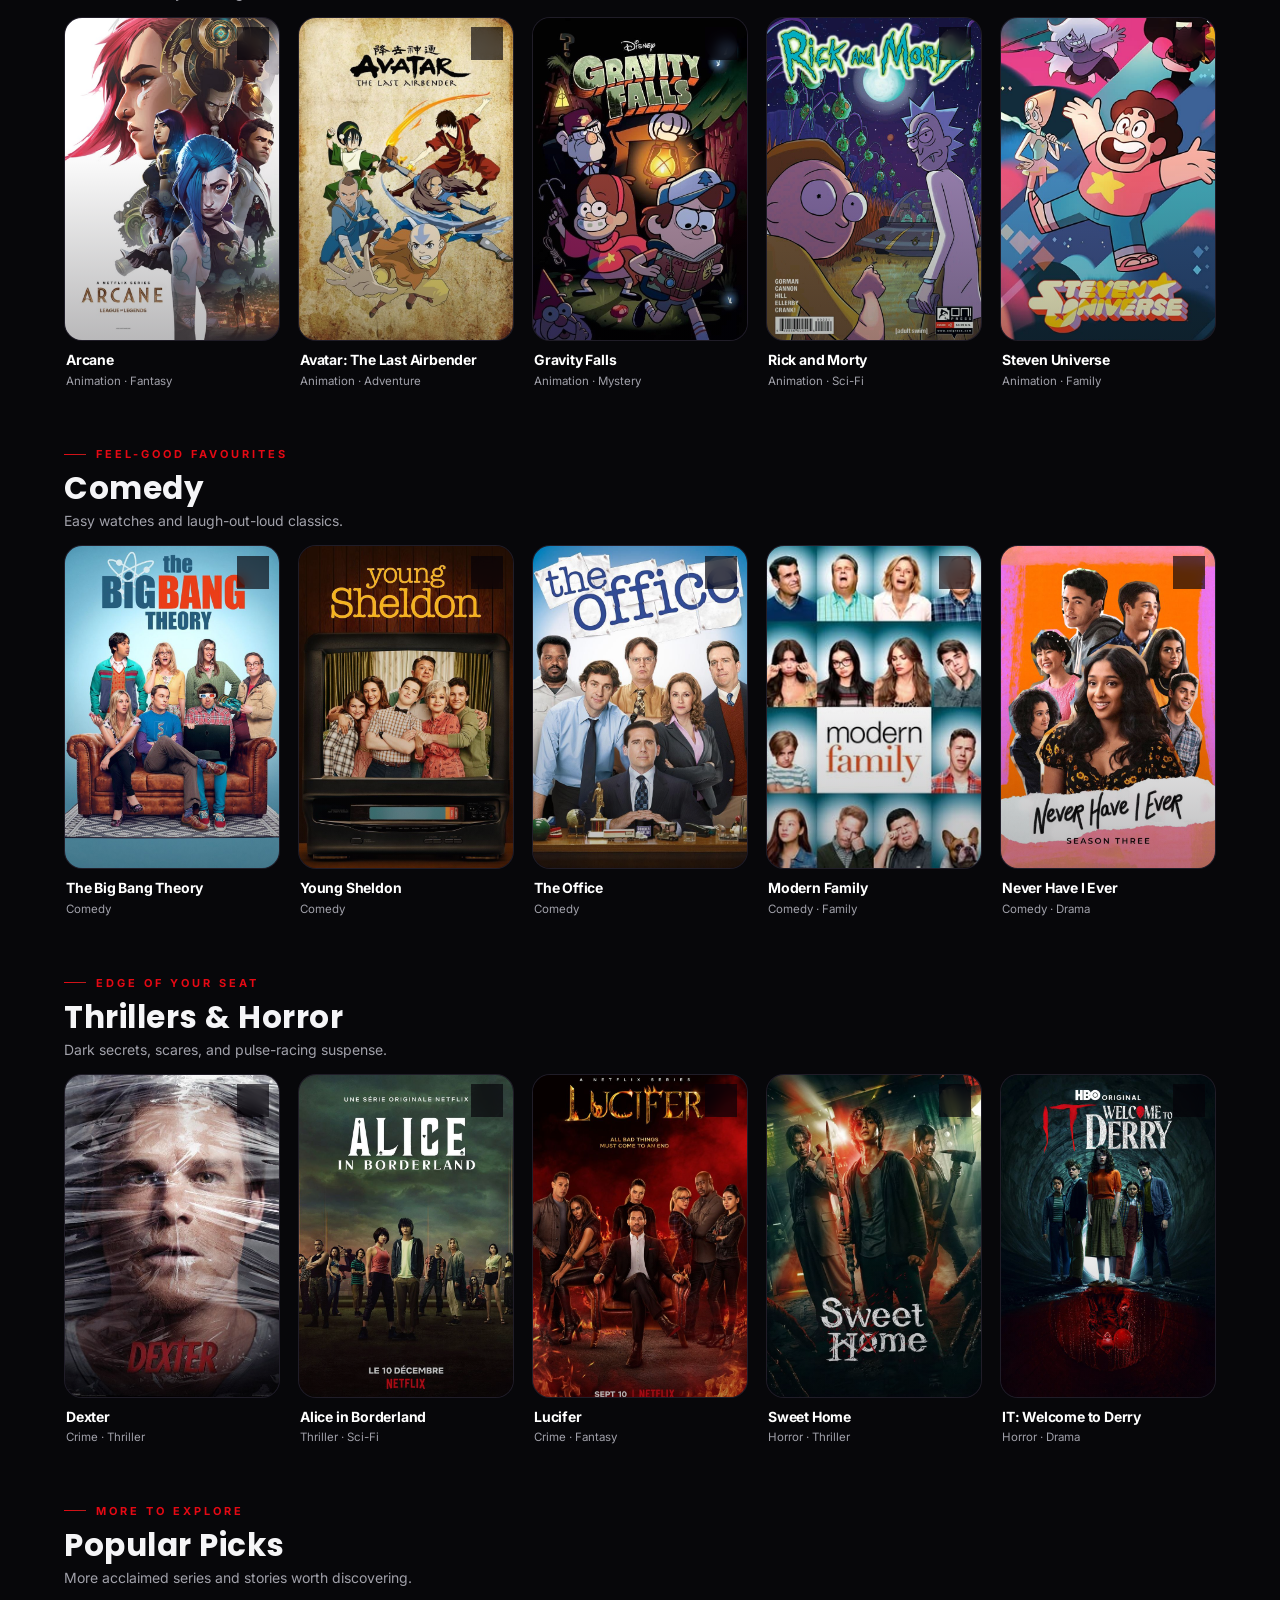
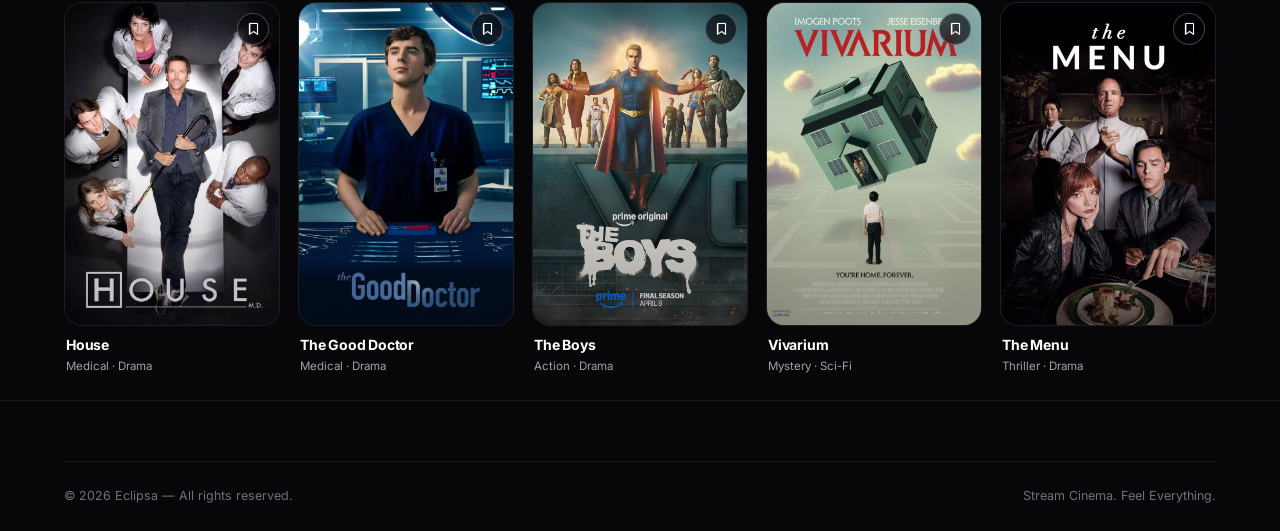
<file: series.html>
<!DOCTYPE html><html lang="en"><head><meta charset="UTF-8"><meta name="viewport" content="width=device-width, initial-scale=1.0"><title>Series — Eclipsa Streaming</title><link rel="stylesheet" href="style.css"><link rel="stylesheet" href="https://cdnjs.cloudflare.com/ajax/libs/font-awesome/6.5.1/css/all.min.css"><script>try{let u=JSON.parse(localStorage.getItem('eclipsa_user')||'null');if(!u||!u.loggedIn){u={name:'Guest Explorer',email:'guest@eclipsa.stream',initial:'G',loggedIn:true,isGuest:true};localStorage.setItem('eclipsa_user',JSON.stringify(u));}}catch(e){}</script></head><body class="movies-page"><div class="ambient" aria-hidden="true"><div class="blob b1"></div><div class="blob b2"></div><div class="blob b3"></div><div class="blob b4"></div><div class="grid-mesh"></div></div><header class="navbar" id="navbar"><a href="index.html" class="brand"><span class="mark">E</span>ECLIPSA</a><nav class="nav-links"><a href="index.html">Home</a><a href="movies.html">Movies</a><a href="series.html" class="active">Series</a><a href="anime.html">Anime</a><a href="mylist.html">My List <span class="nav-count-badge" id="navMyListBadge">0</span></a></nav><div class="nav-actions"><div class="search-wrap" id="searchWrap"><div class="search-pill"><input type="text" id="searchInput" placeholder="Search series, drama..." autocomplete="off"><button type="button" id="searchBtn" aria-label="Search"><i class="fas fa-search"></i></button></div><div class="search-results-dropdown" id="searchResultsDropdown" role="listbox"></div></div><div class="notification-wrap" id="notificationWrap"><button class="icon-btn notif-btn" id="notifBtn" aria-label="Notifications" title="Notifications"><i class="fas fa-bell"></i><span class="ping" id="notifPing"></span></button><div class="notifications-dropdown" id="notificationsDropdown"><div class="notif-header"><h4>Notifications</h4><button type="button" class="notif-mark-read-btn" id="notifMarkReadBtn">Mark all as read</button></div><div class="notif-list" id="notifList"><div class="notif-item"><div class="notif-icon"><i class="fas fa-fire"></i></div><div class="notif-content"><div class="notif-title">Arcane Season 2 is now streaming in 4K Ultra HD</div><div class="notif-time">2 hours ago</div></div><span class="notif-unread-dot"></span></div><div class="notif-item"><div class="notif-icon"><i class="fas fa-film"></i></div><div class="notif-content"><div class="notif-title">Dune: Part Two exclusive bonus clips added</div><div class="notif-time">5 hours ago</div></div><span class="notif-unread-dot"></span></div></div></div></div><button class="icon-btn theme-toggle" type="button" aria-label="Switch theme"><i class="fas fa-sun"></i></button><div class="user-menu-wrap" id="userMenuWrap"><a href="signup.html" class="nav-signin-link" id="navSignInLink"><i class="fas fa-user-plus"></i> <span>Sign Up</span></a><button class="avatar-btn" id="navAvatarBtn" title="Account Menu" style="display:none;" aria-expanded="false">U</button><div class="user-dropdown" id="userDropdown"><div class="user-dropdown-head"><div class="user-dropdown-name" id="userNameDisplay">User</div><div class="user-dropdown-email" id="userEmailDisplay">user@example.com</div></div><a href="mylist.html"><i class="fas fa-heart"></i> My Watchlist</a><a href="./settings.html"><i class="fas fa-sliders"></i> Account Settings</a><a href="./feedback.html"><i class="fas fa-comment-dots"></i> Feedback</a><button type="button" class="signout-btn" id="signOutBtn"><i class="fas fa-right-from-bracket"></i> Sign Out</button></div></div><button class="icon-btn nav-toggle" aria-label="Menu"><i class="fas fa-bars"></i></button></div></header><section class="movies-hero series-hero"><div class="movies-hero-content"><span class="eyebrow">Episodes Worth Obsessing Over</span><h1>Your next <span class="grad">binge starts here.</span></h1><p>Explore acclaimed drama, fantasy, comedy, animation, and thrillers.</p></div></section><main>
<section class="wrap movie-library-section"><div class="section-head"><div><span class="eyebrow">Unmissable Stories</span><h2>Drama &amp; Crime</h2><p>Compelling characters and high-stakes stories.</p></div></div><div class="movie-five-grid">
<article class="movie-card"><div class="card-media"><img src="Series pictures/download.jpg" alt="Breaking Bad"></div><div class="card-info"><h5>Breaking Bad</h5><div class="card-tags">Crime · Drama</div></div></article><article class="movie-card"><div class="card-media"><img src="Series pictures/Stranger Things 3 (2019).jpg" alt="Stranger Things"></div><div class="card-info"><h5>Stranger Things</h5><div class="card-tags">Drama · Mystery</div></div></article><article class="movie-card"><div class="card-media"><img src="Series pictures/Squid Game.jpg" alt="Squid Game"></div><div class="card-info"><h5>Squid Game</h5><div class="card-tags">Thriller · Drama</div></div></article><article class="movie-card"><div class="card-media"><img src="Series pictures/Weak Hero Class 1.jpg" alt="Weak Hero Class 1"></div><div class="card-info"><h5>Weak Hero Class 1</h5><div class="card-tags">Action · Drama</div></div></article><article class="movie-card"><div class="card-media"><img src="Series pictures/Sherlock.jpg" alt="Sherlock"></div><div class="card-info"><h5>Sherlock</h5><div class="card-tags">Crime · Mystery</div></div></article></div></section>
<section class="wrap movie-library-section"><div class="section-head"><div><span class="eyebrow">Epic Worlds</span><h2>Fantasy &amp; Adventure</h2><p>Magic, monsters, kingdoms, and legendary journeys.</p></div></div><div class="movie-five-grid">
<article class="movie-card"><div class="card-media"><img src="Series pictures/A Knight of the Seven Kingdoms (2026).jpg" alt="A Knight of the Seven Kingdoms"></div><div class="card-info"><h5>A Knight of the Seven Kingdoms</h5><div class="card-tags">Fantasy · Adventure</div></div></article><article class="movie-card"><div class="card-media"><img src="Series pictures/House of the Dragon - Rhaenyra Dragon Head Wall Poster.jpg" alt="House of the Dragon"></div><div class="card-info"><h5>House of the Dragon</h5><div class="card-tags">Fantasy · Drama</div></div></article><article class="movie-card"><div class="card-media"><img src="Series pictures/If You're Just Getting Into Fantasy Books, Please Avoid These 10 Series.jpg" alt="Game of Thrones"></div><div class="card-info"><h5>Game of Thrones</h5><div class="card-tags">Fantasy · Drama</div></div></article><article class="movie-card"><div class="card-media"><img src="Series pictures/download (8).jpg" alt="The Witcher"></div><div class="card-info"><h5>The Witcher</h5><div class="card-tags">Fantasy · Adventure</div></div></article><article class="movie-card"><div class="card-media"><img src="Series pictures/The Witch.jpg" alt="The Witch"></div><div class="card-info"><h5>The Witch</h5><div class="card-tags">Mystery · Fantasy</div></div></article></div></section>
<section class="wrap movie-library-section"><div class="section-head"><div><span class="eyebrow">Animated Universes</span><h2>Animation</h2><p>Stories drawn beyond imagination.</p></div></div><div class="movie-five-grid">
<article class="movie-card"><div class="card-media"><img src="Series pictures/Arcane.jpg" alt="Arcane"></div><div class="card-info"><h5>Arcane</h5><div class="card-tags">Animation · Fantasy</div></div></article><article class="movie-card"><div class="card-media"><img src="Series pictures/download (5).jpg" alt="Avatar The Last Airbender"></div><div class="card-info"><h5>Avatar: The Last Airbender</h5><div class="card-tags">Animation · Adventure</div></div></article><article class="movie-card"><div class="card-media"><img src="Series pictures/download (6).jpg" alt="Gravity Falls"></div><div class="card-info"><h5>Gravity Falls</h5><div class="card-tags">Animation · Mystery</div></div></article><article class="movie-card"><div class="card-media"><img src="Series pictures/download (7).jpg" alt="Rick and Morty"></div><div class="card-info"><h5>Rick and Morty</h5><div class="card-tags">Animation · Sci-Fi</div></div></article><article class="movie-card"><div class="card-media"><img src="Series pictures/Steven Universe.jpg" alt="Steven Universe"></div><div class="card-info"><h5>Steven Universe</h5><div class="card-tags">Animation · Family</div></div></article></div></section>
<section class="wrap movie-library-section"><div class="section-head"><div><span class="eyebrow">Feel-Good Favourites</span><h2>Comedy</h2><p>Easy watches and laugh-out-loud classics.</p></div></div><div class="movie-five-grid">
<article class="movie-card"><div class="card-media"><img src="Series pictures/Big Bang Theory.jpg" alt="The Big Bang Theory"></div><div class="card-info"><h5>The Big Bang Theory</h5><div class="card-tags">Comedy</div></div></article><article class="movie-card"><div class="card-media"><img src="Series pictures/download (2).jpg" alt="Young Sheldon"></div><div class="card-info"><h5>Young Sheldon</h5><div class="card-tags">Comedy</div></div></article><article class="movie-card"><div class="card-media"><img src="Series pictures/The Office.jpg" alt="The Office"></div><div class="card-info"><h5>The Office</h5><div class="card-tags">Comedy</div></div></article><article class="movie-card"><div class="card-media"><img src="Series pictures/This Is the Reason Why No TV Dad Will Top 'Modern___.jpg" alt="Modern Family"></div><div class="card-info"><h5>Modern Family</h5><div class="card-tags">Comedy · Family</div></div></article><article class="movie-card"><div class="card-media"><img src="Series pictures/Never Have I Ever S3.jpg" alt="Never Have I Ever"></div><div class="card-info"><h5>Never Have I Ever</h5><div class="card-tags">Comedy · Drama</div></div></article></div></section>
<section class="wrap movie-library-section"><div class="section-head"><div><span class="eyebrow">Edge of Your Seat</span><h2>Thrillers &amp; Horror</h2><p>Dark secrets, scares, and pulse-racing suspense.</p></div></div><div class="movie-five-grid">
<article class="movie-card"><div class="card-media"><img src="Series pictures/download (1).jpg" alt="Dexter"></div><div class="card-info"><h5>Dexter</h5><div class="card-tags">Crime · Thriller</div></div></article><article class="movie-card"><div class="card-media"><img src="Series pictures/download (4).jpg" alt="Alice in Borderland"></div><div class="card-info"><h5>Alice in Borderland</h5><div class="card-tags">Thriller · Sci-Fi</div></div></article><article class="movie-card"><div class="card-media"><img src="Series pictures/Lucifer 2016-2021.jpg" alt="Lucifer"></div><div class="card-info"><h5>Lucifer</h5><div class="card-tags">Crime · Fantasy</div></div></article><article class="movie-card"><div class="card-media"><img src="Series pictures/Sweet Home _ Season 1 (2020).jpg" alt="Sweet Home"></div><div class="card-info"><h5>Sweet Home</h5><div class="card-tags">Horror · Thriller</div></div></article><article class="movie-card"><div class="card-media"><img src="Series pictures/download (3).jpg" alt="IT Welcome to Derry"></div><div class="card-info"><h5>IT: Welcome to Derry</h5><div class="card-tags">Horror · Drama</div></div></article></div></section>
<section class="wrap movie-library-section"><div class="section-head"><div><span class="eyebrow">More to Explore</span><h2>Popular Picks</h2><p>More acclaimed series and stories worth discovering.</p></div></div><div class="movie-five-grid">
<article class="movie-card"><div class="card-media"><img src="Series pictures/House M_D_.jpg" alt="House"></div><div class="card-info"><h5>House</h5><div class="card-tags">Medical · Drama</div></div></article><article class="movie-card"><div class="card-media"><img src="Series pictures/The Good Doctor.jpg" alt="The Good Doctor"></div><div class="card-info"><h5>The Good Doctor</h5><div class="card-tags">Medical · Drama</div></div></article><article class="movie-card"><div class="card-media"><img src="Series pictures/download (9).jpg" alt="The Boys"></div><div class="card-info"><h5>The Boys</h5><div class="card-tags">Action · Drama</div></div></article><article class="movie-card"><div class="card-media"><img src="Series pictures/Vivarium.jpg" alt="Vivarium"></div><div class="card-info"><h5>Vivarium</h5><div class="card-tags">Mystery · Sci-Fi</div></div></article><article class="movie-card"><div class="card-media"><img src="Series pictures/The Menu (2022).jpg" alt="The Menu"></div><div class="card-info"><h5>The Menu</h5><div class="card-tags">Thriller · Drama</div></div></article></div></section></main><footer class="site-footer"><div class="footer-bottom"><span>© 2026 Eclipsa — All rights reserved.</span><span>Stream Cinema. Feel Everything.</span></div></footer><script src="data.js"></script><script src="player.js"></script><script src="modal.js"></script><script src="catalog.js"></script></body></html>
</file>
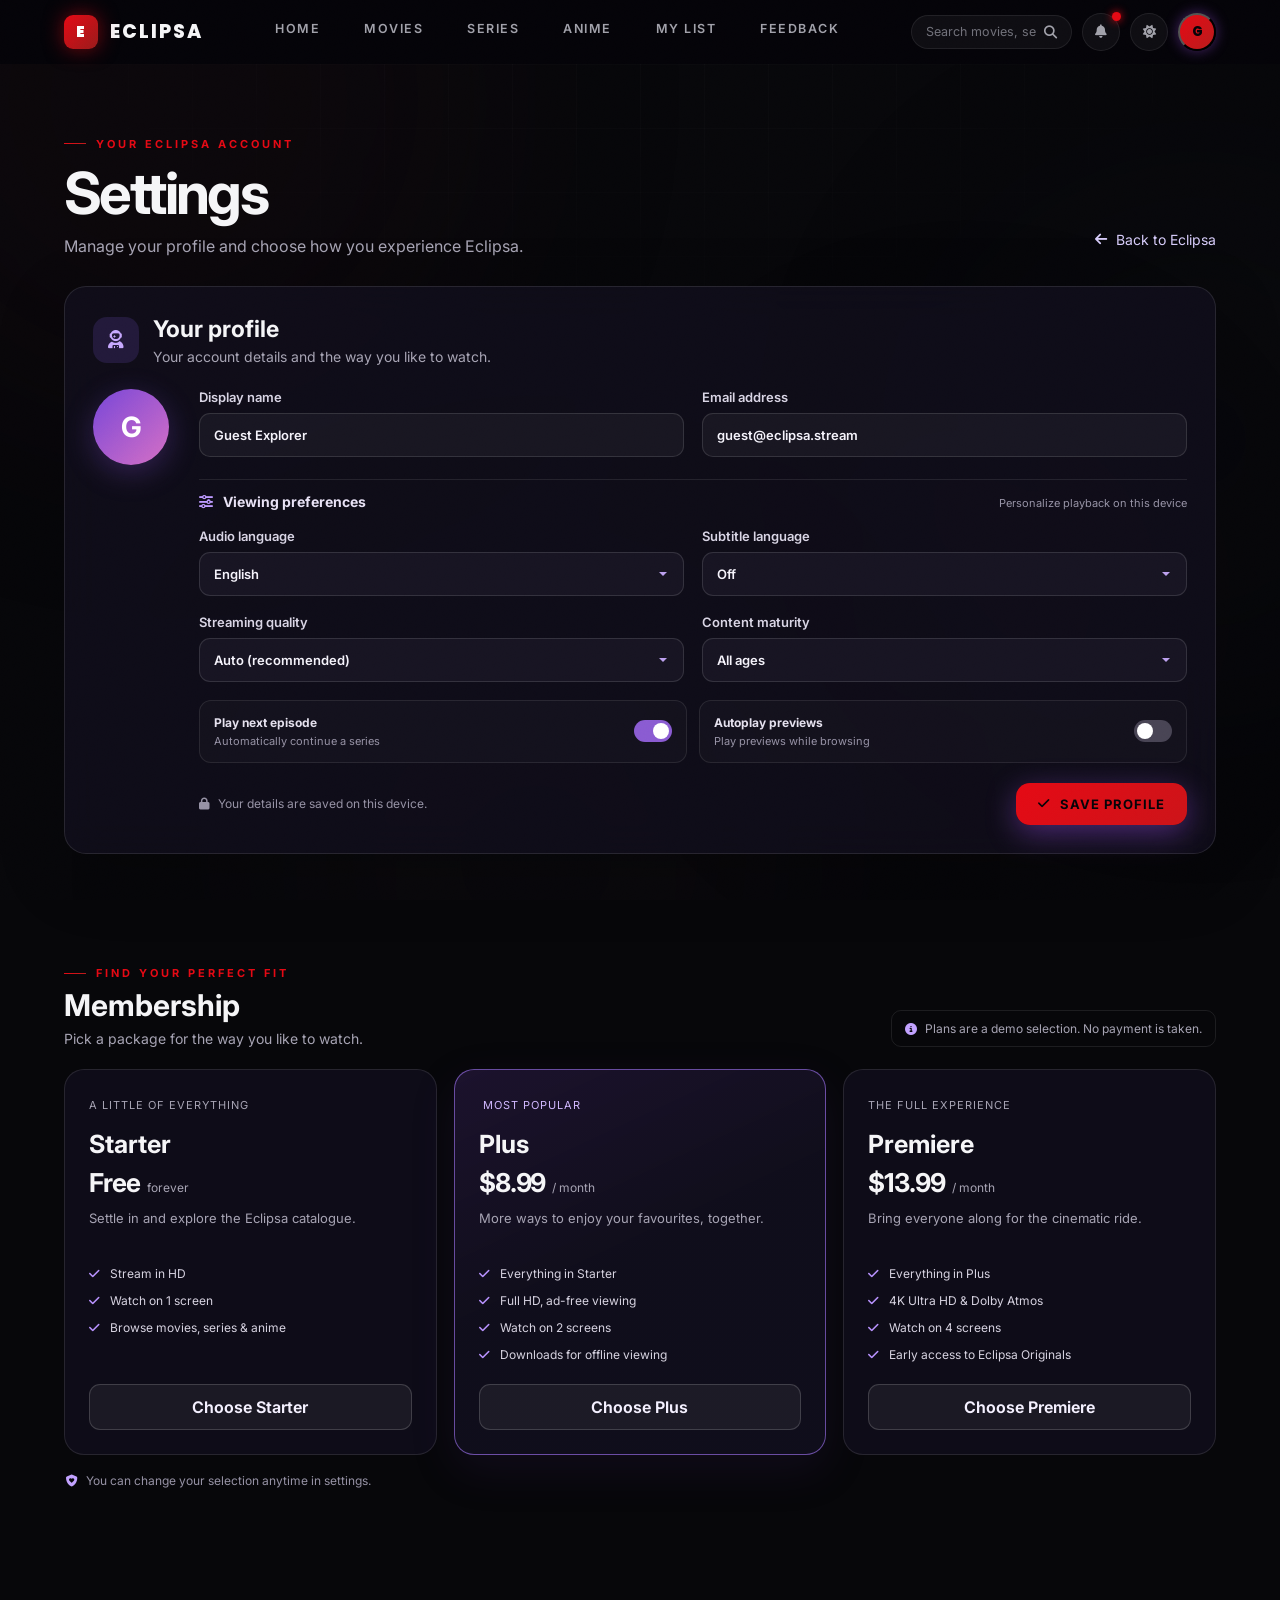
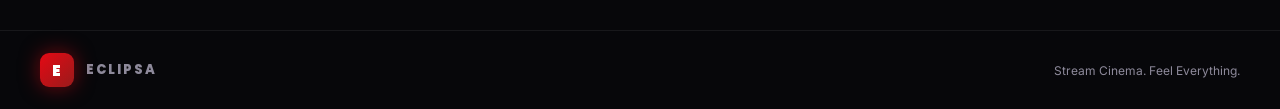
<file: settings.html>
<!DOCTYPE html>
<html lang="en">
<head>
  <meta charset="UTF-8">
  <meta name="viewport" content="width=device-width, initial-scale=1.0">
  <meta name="theme-color" content="#080711">
  <title>Account Settings — Eclipsa</title>
  <link rel="stylesheet" href="style.css">
  <link rel="stylesheet" href="https://cdnjs.cloudflare.com/ajax/libs/font-awesome/6.5.1/css/all.min.css">
  <link rel="stylesheet" href="settings.css">
</head>
<body class="settings-page">
  <div class="ambient" aria-hidden="true"><div class="blob b1"></div><div class="blob b2"></div><div class="blob b3"></div><div class="blob b4"></div><div class="grid-mesh"></div></div>
  <header class="navbar settings-navbar" id="navbar">
    <a href="index.html" class="brand"><span class="mark">E</span>ECLIPSA</a>
    <nav class="nav-links"><a href="index.html">Home</a><a href="movies.html">Movies</a><a href="series.html">Series</a><a href="anime.html">Anime</a><a href="mylist.html">My List</a><a href="./feedback.html">Feedback</a></nav>
    <div class="nav-actions">
      <div class="search-wrap" id="searchWrap"><div class="search-pill"><input type="text" id="searchInput" placeholder="Search movies, series..." autocomplete="off"><button type="button" id="searchBtn" aria-label="Search"><i class="fas fa-search"></i></button></div></div>
      <div class="notification-wrap" id="notificationWrap"><button class="icon-btn notif-btn" id="notifBtn" type="button" aria-label="Notifications" title="Notifications"><i class="fas fa-bell"></i><span class="ping" id="notifPing"></span></button><div class="notifications-dropdown" id="notificationsDropdown"><div class="notif-header"><h4>Notifications</h4><button type="button" class="notif-mark-read-btn" id="notifMarkReadBtn">Mark all as read</button></div><div class="notif-list" id="notifList"><div class="notif-item"><div class="notif-icon"><i class="fas fa-fire"></i></div><div class="notif-content"><div class="notif-title">Arcane Season 2 is now streaming in 4K Ultra HD</div><div class="notif-time">2 hours ago</div></div><span class="notif-unread-dot"></span></div><div class="notif-item"><div class="notif-icon"><i class="fas fa-film"></i></div><div class="notif-content"><div class="notif-title">Dune: Part Two exclusive bonus clips added</div><div class="notif-time">5 hours ago</div></div><span class="notif-unread-dot"></span></div></div></div></div>
      <button class="icon-btn theme-toggle" type="button" aria-label="Switch theme" title="Switch theme"><i class="fas fa-sun"></i></button>
      <div class="user-menu-wrap" id="userMenuWrap">
        <button class="avatar-btn" id="navAvatarBtn" type="button" aria-label="Account menu" aria-expanded="false">G</button>
        <div class="user-dropdown" id="userDropdown">
          <div class="user-dropdown-head"><div class="user-dropdown-name" id="userNameDisplay">Guest Explorer</div><div class="user-dropdown-email" id="userEmailDisplay">guest@eclipsa.stream</div></div>
          <a href="mylist.html"><i class="fas fa-heart"></i> My Watchlist</a>
          <a href="./settings.html"><i class="fas fa-sliders"></i> Account Settings</a>
          <a href="./feedback.html"><i class="fas fa-comment-dots"></i> Feedback</a>
          <button type="button" class="signout-btn" id="signOutBtn"><i class="fas fa-right-from-bracket"></i> Sign Out</button>
        </div>
      </div>
      <button class="icon-btn nav-toggle" type="button" aria-label="Menu"><i class="fas fa-bars"></i></button>
    </div>
  </header>

  <main class="settings-main wrap">
    <div class="settings-heading">
      <div><span class="eyebrow">Your Eclipsa account</span><h1>Settings</h1><p>Manage your profile and choose how you experience Eclipsa.</p></div>
      <a class="settings-back" href="index.html"><i class="fas fa-arrow-left"></i> Back to Eclipsa</a>
    </div>

    <section class="settings-panel profile-panel" aria-labelledby="profileTitle">
      <div class="panel-heading"><div class="panel-icon"><i class="fas fa-user-astronaut"></i></div><div><h2 id="profileTitle">Your profile</h2><p>Your account details and the way you like to watch.</p></div></div>
      <form id="profileForm" class="profile-form">
        <div class="profile-avatar" id="profileAvatar">G</div>
        <div class="profile-fields">
          <label>Display name<input id="profileName" name="name" type="text" maxlength="50" placeholder="Your name" required></label>
          <label>Email address<input id="profileEmail" name="email" type="email" placeholder="you@example.com" required></label>
          <div class="preference-divider"><span><i class="fas fa-sliders"></i> Viewing preferences</span><small>Personalize playback on this device</small></div>
          <label>Audio language<select id="audioLanguage" name="audioLanguage" class="settings-select"><option value="English">English</option><option value="Hindi">Hindi</option><option value="Spanish">Spanish</option><option value="French">French</option><option value="Japanese">Japanese</option><option value="Korean">Korean</option></select></label>
          <label>Subtitle language<select id="subtitleLanguage" name="subtitleLanguage" class="settings-select"><option value="Off">Off</option><option value="English">English</option><option value="Hindi">Hindi</option><option value="Spanish">Spanish</option><option value="French">French</option><option value="Japanese">Japanese</option><option value="Korean">Korean</option></select></label>
          <label>Streaming quality<select id="streamingQuality" name="streamingQuality" class="settings-select"><option value="auto">Auto (recommended)</option><option value="high">High — best available</option><option value="balanced">Balanced</option><option value="data-saver">Data saver</option></select></label>
          <label>Content maturity<select id="maturityRating" name="maturityRating" class="settings-select"><option value="all">All ages</option><option value="7">7+</option><option value="13">13+</option><option value="16">16+</option><option value="18">18+</option></select></label>
          <div class="preference-toggles">
            <label class="preference-toggle"><span class="toggle-copy"><strong>Play next episode</strong><small>Automatically continue a series</small></span><input type="checkbox" id="autoplayNext"><span class="toggle-track" aria-hidden="true"></span></label>
            <label class="preference-toggle"><span class="toggle-copy"><strong>Autoplay previews</strong><small>Play previews while browsing</small></span><input type="checkbox" id="autoplayPreviews"><span class="toggle-track" aria-hidden="true"></span></label>
          </div>
          <div class="profile-form-bottom"><span class="form-hint"><i class="fas fa-lock"></i> Your details are saved on this device.</span><button class="btn btn-primary" type="submit"><i class="fas fa-check"></i> Save profile</button></div>
        </div>
      </form>
    </section>

    <section class="membership-section" aria-labelledby="membershipTitle">
      <div class="membership-intro"><div><span class="eyebrow">Find your perfect fit</span><h2 id="membershipTitle">Membership</h2><p>Pick a package for the way you like to watch.</p></div><div class="billing-note"><i class="fas fa-circle-info"></i> Plans are a demo selection. No payment is taken.</div></div>
      <div class="membership-grid" id="membershipGrid">
        <article class="plan-card" data-plan="starter">
          <div class="plan-topline"><span class="plan-label">A little of everything</span><span class="plan-current" hidden>Current plan</span></div>
          <h3>Starter</h3><div class="plan-price"><strong>Free</strong><span>forever</span></div>
          <p class="plan-description">Settle in and explore the Eclipsa catalogue.</p>
          <ul><li><i class="fas fa-check"></i> Stream in HD</li><li><i class="fas fa-check"></i> Watch on 1 screen</li><li><i class="fas fa-check"></i> Browse movies, series &amp; anime</li></ul>
          <button class="plan-button" type="button" data-select-plan="starter">Choose Starter</button>
        </article>
        <article class="plan-card plan-featured" data-plan="plus">
          <div class="plan-topline"><span class="plan-label"><i class="fas fa-sparkles"></i> Most popular</span><span class="plan-current" hidden>Current plan</span></div>
          <h3>Plus</h3><div class="plan-price"><strong>$8.99</strong><span>/ month</span></div>
          <p class="plan-description">More ways to enjoy your favourites, together.</p>
          <ul><li><i class="fas fa-check"></i> Everything in Starter</li><li><i class="fas fa-check"></i> Full HD, ad-free viewing</li><li><i class="fas fa-check"></i> Watch on 2 screens</li><li><i class="fas fa-check"></i> Downloads for offline viewing</li></ul>
          <button class="plan-button" type="button" data-select-plan="plus">Choose Plus</button>
        </article>
        <article class="plan-card" data-plan="premiere">
          <div class="plan-topline"><span class="plan-label">The full experience</span><span class="plan-current" hidden>Current plan</span></div>
          <h3>Premiere</h3><div class="plan-price"><strong>$13.99</strong><span>/ month</span></div>
          <p class="plan-description">Bring everyone along for the cinematic ride.</p>
          <ul><li><i class="fas fa-check"></i> Everything in Plus</li><li><i class="fas fa-check"></i> 4K Ultra HD &amp; Dolby Atmos</li><li><i class="fas fa-check"></i> Watch on 4 screens</li><li><i class="fas fa-check"></i> Early access to Eclipsa Originals</li></ul>
          <button class="plan-button" type="button" data-select-plan="premiere">Choose Premiere</button>
        </article>
      </div>
      <p class="membership-footnote"><i class="fas fa-shield-heart"></i> You can change your selection anytime in settings.</p>
    </section>
    <div class="settings-toast" id="settingsToast" role="status" aria-live="polite"><i class="fas fa-circle-check"></i><span></span></div>
  </main>
  <footer class="settings-footer"><a href="index.html" class="brand"><span class="mark">E</span>ECLIPSA</a><span>Stream Cinema. Feel Everything.</span></footer>
  <script src="settings.js"></script>
</body>
</html>
</file>
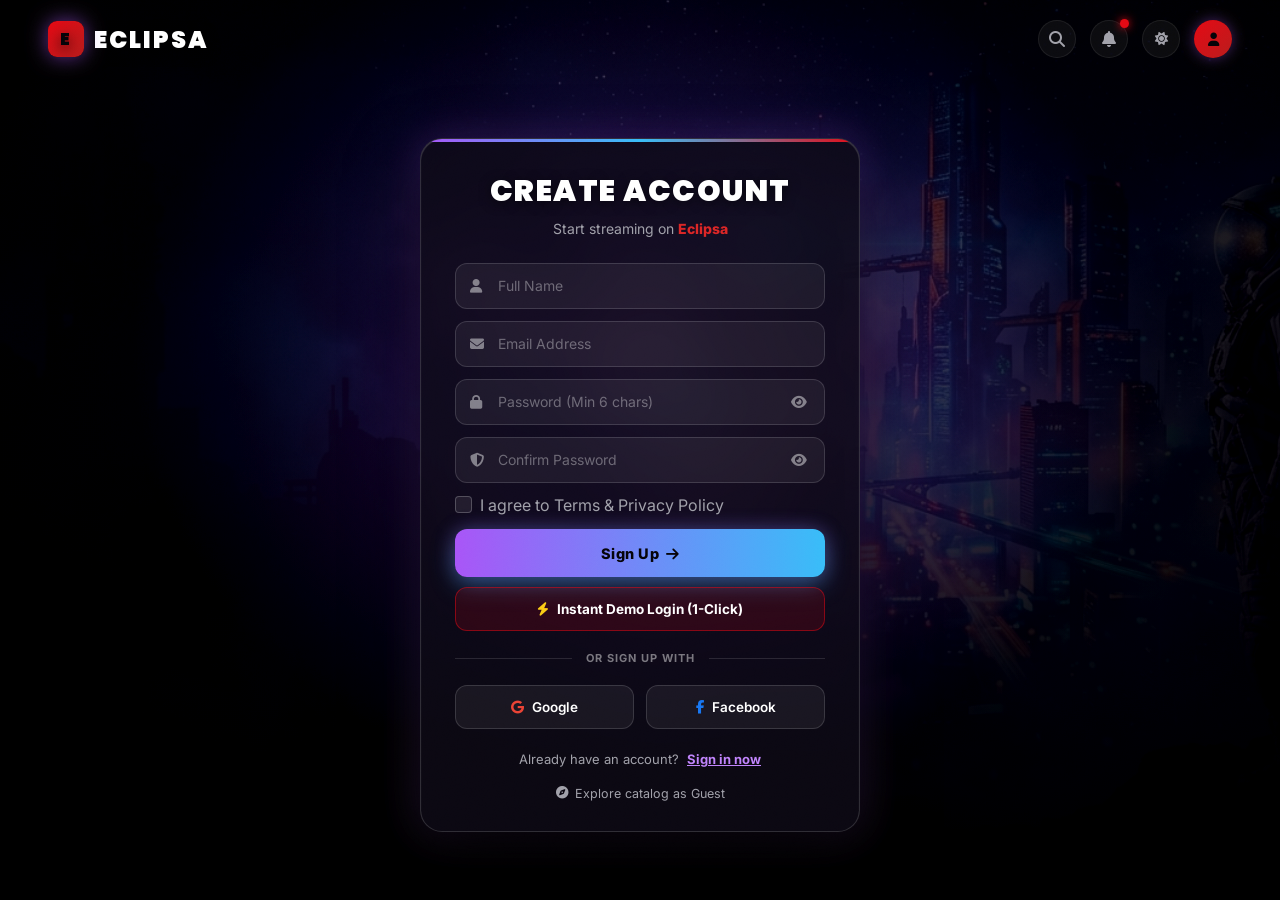
<file: signup.html>
<!DOCTYPE html>
<html lang="en">
<head>
<meta charset="UTF-8">
<meta name="viewport" content="width=device-width, initial-scale=1.0">
<title>Sign Up — Eclipsa Streaming</title>
<link rel="stylesheet" href="style.css">
<link rel="stylesheet" href="auth.css">
<link rel="stylesheet" href="https://cdnjs.cloudflare.com/ajax/libs/font-awesome/6.5.1/css/all.min.css">
</head>
<body class="auth-page">

<!-- Cinematic Rich Background Image & Ambient Blobs -->
<div class="auth-bg-overlay" aria-hidden="true"></div>
<div class="ambient" aria-hidden="true">
  <div class="blob b1"></div>
  <div class="blob b2"></div>
</div>

<!-- Top Navigation -->
<nav class="auth-split-nav">
  <a href="index.html" class="brand">
    <span class="mark">E</span>
    ECLIPSA
  </a>
  <div class="auth-nav-actions">
    <a class="icon-btn" href="index.html#searchWrap" aria-label="Search" title="Search"><i class="fas fa-search"></i></a>
    <a class="icon-btn notif-btn" href="index.html#notificationWrap" aria-label="Notifications" title="Notifications"><i class="fas fa-bell"></i><span class="ping"></span></a>
    <button class="icon-btn theme-toggle" type="button" aria-label="Switch theme" title="Switch theme">
      <i class="fas fa-sun"></i>
    </button>
    <a href="index.html" class="avatar-btn auth-account-icon" aria-label="Account" title="Account"><i class="fas fa-user"></i></a>
  </div>
</nav>

<!-- Centered Auth Card -->
<main class="auth-card-wrapper">
  <div class="auth-card signup-card">
    <div class="auth-card-head">
      <h2>CREATE ACCOUNT</h2>
      <p>Start streaming on <span class="brand-highlight">Eclipsa</span></p>
    </div>

    <!-- Alert Banner -->
    <div class="auth-alert" id="authAlert" role="alert">
      <i class="fas fa-exclamation-circle"></i>
      <span class="alert-text"></span>
    </div>

    <!-- Sign Up Form -->
    <form id="signupForm" novalidate>
      <div class="form-group" id="nameGroup">
        <div class="input-wrap">
          <input 
            type="text" 
            id="signupName" 
            name="fullname" 
            placeholder="Full Name" 
            autocomplete="name"
            required
          >
          <i class="fas fa-user input-icon"></i>
        </div>
        <div class="field-error" id="nameError"><i class="fas fa-circle-exclamation"></i> Please enter your name.</div>
      </div>

      <div class="form-group" id="emailGroup">
        <div class="input-wrap">
          <input 
            type="email" 
            id="signupEmail" 
            name="email" 
            placeholder="Email Address" 
            autocomplete="email"
            required
          >
          <i class="fas fa-envelope input-icon"></i>
        </div>
        <div class="field-error" id="emailError"><i class="fas fa-circle-exclamation"></i> Please enter a valid email address.</div>
      </div>

      <div class="form-group" id="passwordGroup">
        <div class="input-wrap">
          <input 
            type="password" 
            id="signupPassword" 
            name="password" 
            placeholder="Password (Min 6 chars)" 
            autocomplete="new-password"
            required
          >
          <i class="fas fa-lock input-icon"></i>
          <button type="button" class="toggle-password" data-target="signupPassword" aria-label="Toggle password visibility">
            <i class="fas fa-eye"></i>
          </button>
        </div>
        <div class="password-strength" id="passwordStrength">
          <div class="strength-bars">
            <div class="strength-bar"></div>
            <div class="strength-bar"></div>
            <div class="strength-bar"></div>
            <div class="strength-bar"></div>
          </div>
          <span class="strength-text" id="strengthText">Password strength</span>
        </div>
        <div class="field-error" id="passwordError"><i class="fas fa-circle-exclamation"></i> Password must be at least 6 characters.</div>
      </div>

      <div class="form-group" id="confirmPasswordGroup">
        <div class="input-wrap">
          <input 
            type="password" 
            id="confirmPassword" 
            name="confirmPassword" 
            placeholder="Confirm Password" 
            autocomplete="new-password"
            required
          >
          <i class="fas fa-shield-alt input-icon"></i>
          <button type="button" class="toggle-password" data-target="confirmPassword" aria-label="Toggle password visibility">
            <i class="fas fa-eye"></i>
          </button>
        </div>
        <div class="field-error" id="confirmPasswordError"><i class="fas fa-circle-exclamation"></i> Passwords do not match.</div>
      </div>

      <div class="form-group" id="termsGroup">
        <label class="checkbox-custom">
          <input type="checkbox" id="termsAgree" name="terms" required>
          <span>I agree to Terms &amp; Privacy Policy</span>
        </label>
        <div class="field-error" id="termsError"><i class="fas fa-circle-exclamation"></i> You must agree to Terms &amp; Privacy.</div>
      </div>

      <button type="submit" class="btn-auth-submit" id="submitBtn">
        <span class="btn-text">Sign Up &nbsp;<i class="fas fa-arrow-right"></i></span>
        <span class="btn-spinner" aria-hidden="true"></span>
      </button>

      <button type="button" class="btn-demo-login" id="demoLoginBtn">
        <i class="fas fa-bolt"></i> Instant Demo Login (1-Click)
      </button>

      <div class="auth-divider">
        <span>or sign up with</span>
      </div>

      <div class="social-grid">
        <button type="button" class="btn-social social-btn-mock" data-provider="Google">
          <i class="fab fa-google" style="color: #ea4335;"></i> Google
        </button>
        <button type="button" class="btn-social social-btn-mock" data-provider="Facebook">
          <i class="fab fa-facebook-f" style="color: #1877f2;"></i> Facebook
        </button>
      </div>

      <div class="auth-switch">
        Already have an account? <a href="login.html">Sign in now</a>
      </div>

      <div class="auth-guest-link">
        <a href="index.html"><i class="fas fa-compass"></i> Explore catalog as Guest</a>
      </div>
    </form>
  </div>
</main>

<!-- Toast notification -->
<div class="auth-toast" id="authToast" role="status">
  <i class="fas fa-check-circle"></i>
  <span class="toast-text"></span>
</div>

<script src="auth.js"></script>
</body>
</html>
</file>
<file: style.css>
/* =========================================================
   ECLIPSA — Cinematic Streaming Redesign
   Design tokens
   ========================================================= */
@import url('https://fonts.googleapis.com/css2?family=Poppins:wght@300;400;500;600;700;800;900&family=Inter:wght@300;400;500;600;700&display=swap');

:root{
  /* Premium OTT Streaming Platform Palette (Cinematic Obsidian & Red) */
  --bg:            #07070a;
  --bg-elev:       #111017;
  --violet:        #e50914;      /* Premium OTT Crimson Red */
  --violet-deep:   #991b1b;      /* Deep Ruby */
  --neon-blue:     #e50914;      /* Red Highlight Accent */
  --pink:          #dc2626;      /* Vivid Crimson */
  --ink:           #f5f5f7;
  --ink-dim:       #a1a1aa;
  --ink-faint:     #71717a;
  --line:          rgba(255,255,255,0.08);
  --glass:         rgba(255,255,255,0.045);
  --glass-strong:  rgba(255,255,255,0.08);

  /* gradients */
  --grad-aurora:   linear-gradient(135deg, #e50914 0%, #b91c1c 100%);
  --grad-text:     linear-gradient(90deg, #ffffff 0%, #e2e8f0 100%);

  /* type */
  --font-display: 'Poppins', 'Clash Display', sans-serif;
  --font-body: 'Inter', sans-serif;

  /* layout */
  --maxw: 1440px;
  --radius-lg: 28px;
  --radius-md: 18px;
  --radius-sm: 10px;

  /* motion */
  --ease-out: cubic-bezier(.16,1,.3,1);
  --ease-soft: cubic-bezier(.22,.61,.36,1);
}

@media (prefers-reduced-motion: reduce){
  *, *::before, *::after{ animation-duration: .001ms !important; animation-iteration-count: 1 !important; transition-duration: .001ms !important; scroll-behavior: auto !important; }
}

*{ margin:0; padding:0; box-sizing:border-box; }

html{ scroll-behavior: smooth; }

body{
  background: var(--bg);
  color: var(--ink);
  font-family: var(--font-body);
  overflow-x: hidden;
  position: relative;
}

/* subtle film-grain noise over the whole page */
body::before{
  content:"";
  position: fixed; inset:0;
  z-index: 3000;
  pointer-events: none;
  opacity: .035;
  mix-blend-mode: overlay;
  background-image: url("data:image/svg+xml;utf8,<svg xmlns='http://www.w3.org/2000/svg' width='120' height='120'><filter id='n'><feTurbulence type='fractalNoise' baseFrequency='0.9' numOctaves='2' stitchTiles='stitch'/></filter><rect width='100%25' height='100%25' filter='url(%23n)'/></svg>");
}

img{ max-width:100%; display:block; }
a{ color: inherit; }
ul{ list-style:none; }
button, input{ font-family: inherit; }

.eyebrow{
  display:inline-flex; align-items:center; gap:10px;
  font-size: 11px; font-weight: 700; letter-spacing: 3px; text-transform: uppercase;
  color: var(--violet);
}
.eyebrow::before{
  content:""; width:22px; height:1px; background: var(--grad-aurora);
}

.section-head{
  display:flex; align-items:flex-end; justify-content:space-between; gap:24px;
  margin-bottom: 24px; flex-wrap: wrap;
}
.section-head h2{
  font-family: var(--font-display);
  font-weight: 700;
  font-size: clamp(24px, 3vw, 34px);
  letter-spacing: .5px;
  margin-top: 4px;
}
.section-head p{ color: var(--ink-dim); font-size: 14px; max-width: 460px; }

.wrap{ max-width: var(--maxw); margin: 0 auto; padding: 0 5%; }

/* =========================================================
   Ambient background system (aurora blobs + mesh + particles)
   ========================================================= */
.ambient{
  position: fixed; inset:0; z-index:-2; overflow:hidden; background: var(--bg);
}
.ambient .blob{
  position:absolute; border-radius:50%; filter: blur(110px); opacity:.2;
  will-change: transform;
}
.ambient .blob.b1{ width:640px; height:640px; top:-220px; left:-160px; background: #1f0b12; animation: drift1 26s ease-in-out infinite; }
.ambient .blob.b2{ width:520px; height:520px; top:20%; right:-180px; background: #12141c; opacity:.15; animation: drift2 32s ease-in-out infinite; }
.ambient .blob.b3{ width:560px; height:560px; bottom:-240px; left:20%; background: #18101a; opacity:.15; animation: drift3 30s ease-in-out infinite; }
.ambient .blob.b4{ width:420px; height:420px; bottom:10%; right:8%; background: #240c10; opacity:.12; animation: drift1 22s ease-in-out infinite reverse; }

@keyframes drift1{ 0%,100%{ transform: translate(0,0) scale(1);} 50%{ transform: translate(60px,40px) scale(1.12);} }
@keyframes drift2{ 0%,100%{ transform: translate(0,0) scale(1);} 50%{ transform: translate(-70px,50px) scale(1.08);} }
@keyframes drift3{ 0%,100%{ transform: translate(0,0) scale(1);} 50%{ transform: translate(40px,-60px) scale(1.1);} }

.ambient .grid-mesh{
  position:absolute; inset:0;
  background-image:
    linear-gradient(rgba(255,255,255,.035) 1px, transparent 1px),
    linear-gradient(90deg, rgba(255,255,255,.035) 1px, transparent 1px);
  background-size: 64px 64px;
  mask-image: radial-gradient(ellipse 80% 60% at 50% 0%, #000 20%, transparent 75%);
  opacity: .5;
}

/* =========================================================
   Navbar
   ========================================================= */
.navbar{
  position: fixed; top:0; left:0; right:0; z-index: 900;
  display:flex; align-items:center; justify-content:space-between;
  padding: 13px 5%;
  transition: background .4s var(--ease-out), padding .4s var(--ease-out), border-color .4s var(--ease-out), box-shadow .4s var(--ease-out);
  border-bottom: 1px solid transparent;
  background: rgba(7,7,10,.45);
  backdrop-filter: blur(10px);
  -webkit-backdrop-filter: blur(10px);
}
.navbar.scrolled{
  padding: 10px 5%;
  background: rgba(7,7,10,.88);
  backdrop-filter: blur(18px) saturate(140%);
  -webkit-backdrop-filter: blur(18px) saturate(140%);
  border-bottom: 1px solid var(--line);
  box-shadow: 0 10px 40px rgba(0,0,0,.45);
}

.brand{
  display:flex; align-items:center; gap:12px;
  font-family: var(--font-display); font-weight: 800; letter-spacing: 2px; font-size: 19px;
  text-decoration:none;
}
.brand .mark{
  width:34px; height:34px; border-radius:9px;
  background: linear-gradient(135deg, #e50914 0%, #991b1b 100%);
  display:flex; align-items:center; justify-content:center;
  color:#ffffff; font-weight:900; font-size:15px;
  box-shadow: 0 0 20px rgba(229,9,20,.5);
  transform: rotate(0deg);
  transition: transform .5s var(--ease-out);
}
.brand:hover .mark{ transform: rotate(20deg); }
.brand span.divider{ color: var(--violet); font-weight:300; }

.nav-links{
  display:flex; align-items:center; gap: 44px;
}
.nav-links a{
  position: relative;
  text-decoration:none; color: var(--ink-dim);
  font-size: 12.5px; font-weight: 600; letter-spacing: 1.5px; text-transform: uppercase;
  padding-bottom: 6px;
  transition: color .3s ease;
}
.nav-links a::after{
  content:""; position:absolute; left:0; bottom:0; width:0; height:2px;
  background: #e50914; border-radius:2px;
  transition: width .35s var(--ease-out);
}
.nav-links a:hover, .nav-links a.active{ color: var(--ink); }
.nav-links a:hover::after, .nav-links a.active::after{ width:100%; }

.nav-actions{ display:flex; align-items:center; gap:18px; }

.icon-btn{
  width:38px; height:38px; border-radius:50%;
  display:flex; align-items:center; justify-content:center;
  background: var(--glass); border:1px solid var(--line); color: var(--ink-dim);
  cursor:pointer; transition: all .3s ease; text-decoration:none; position: relative;
}
.icon-btn:hover{ color:#fff; border-color: var(--violet); box-shadow: 0 0 16px rgba(229,9,20,.45); transform: translateY(-2px); }
.icon-btn .ping{
  position:absolute; top:-2px; right:-2px; width:9px; height:9px; border-radius:50%;
  background: #e50914; box-shadow: 0 0 8px #e50914;
  animation: pulse-dot 1.8s ease-in-out infinite;
}
@keyframes pulse-dot{ 0%,100%{ transform:scale(1); opacity:1;} 50%{ transform:scale(1.3); opacity:.6;} }

.search-pill{
  display:flex; align-items:center; gap:8px;
  background: var(--glass); border:1px solid var(--line); border-radius:22px; padding:8px 14px;
  transition: all .3s ease;
}
.search-pill:focus-within{ border-color: var(--violet); box-shadow: 0 0 18px rgba(229,9,20,.35); }
.search-pill input{
  background:transparent; border:none; outline:none; color:#fff; width:110px; font-size:12.5px;
  transition: width .3s ease;
}
.search-pill input:focus{ width:170px; }
.search-pill input::placeholder{ color: var(--ink-faint); }
.search-pill button{ background:none; border:none; color: var(--ink-dim); cursor:pointer; }

.search-wrap{ position: relative; display: flex; align-items: center; }

.search-results-dropdown{
  position: absolute; top: calc(100% + 12px); right: 0; width: 380px;
  max-height: 480px; background: rgba(18, 16, 25, 0.96);
  border: 1px solid rgba(229, 9, 20, 0.35); border-radius: 18px; padding: 12px;
  box-shadow: 0 20px 50px rgba(0,0,0,0.85), 0 0 30px rgba(229,9,20,0.22);
  backdrop-filter: blur(20px); -webkit-backdrop-filter: blur(20px);
  display: none; flex-direction: column; gap: 4px; overflow-y: auto; z-index: 1000;
  animation: searchDropdownFade .25s var(--ease-out);
}
.search-results-dropdown.is-open{ display: flex; }

@keyframes searchDropdownFade {
  from { opacity: 0; transform: translateY(-8px); }
  to { opacity: 1; transform: translateY(0); }
}

.search-results-header{
  display: flex; align-items: center; justify-content: space-between;
  padding: 6px 8px 10px; border-bottom: 1px solid var(--line); margin-bottom: 4px;
  font-size: 11px; font-weight: 800; letter-spacing: 1.2px; text-transform: uppercase;
  color: var(--ink-dim);
}
.search-results-header .count{ color: var(--neon-blue); font-weight: 900; }

.search-item{
  display: flex; align-items: center; gap: 12px; padding: 8px 10px;
  border-radius: 10px; text-decoration: none; color: var(--ink);
  transition: background .2s ease, transform .2s ease; cursor: pointer;
  background: transparent; border: none; width: 100%; text-align: left;
}
.search-item:hover{
  background: rgba(168, 85, 247, 0.18); transform: translateX(3px);
}

.search-item-thumb{
  width: 62px; height: 36px; border-radius: 6px; object-fit: cover;
  flex-shrink: 0; background: #0d0a16; border: 1px solid var(--line);
}

.search-item-info{ flex: 1; min-width: 0; }
.search-item-title{
  font-size: 13.5px; font-weight: 700; color: #fff;
  white-space: nowrap; overflow: hidden; text-overflow: ellipsis; margin-bottom: 2px;
}
.search-item-meta{
  font-size: 11px; color: var(--ink-dim); display: flex; align-items: center; gap: 6px;
}
.search-item-meta .rating{ color: #f59e0b; font-weight: 700; }
.search-item-meta .sep{ opacity: 0.4; }

.search-no-results{
  padding: 24px 16px; text-align: center; color: var(--ink-dim); font-size: 13px;
  line-height: 1.5;
}
.search-no-results i{
  font-size: 24px; color: var(--violet); margin-bottom: 8px; display: block;
}

body.light-theme .search-results-dropdown{
  background: rgba(251, 250, 248, 0.97); border-color: rgba(119, 86, 166, 0.25);
  box-shadow: 0 20px 50px rgba(40, 31, 47, 0.15);
}
body.light-theme .search-item-title{ color: var(--ink); }
body.light-theme .search-item:hover{ background: rgba(119, 86, 166, 0.12); }

.movie-card.search-highlight{
  animation: cardPulseGlow 1.8s ease;
  box-shadow: 0 0 0 2px var(--violet), 0 0 25px rgba(168,85,247,0.6) !important;
}
@keyframes cardPulseGlow {
  0% { transform: scale(1); }
  50% { transform: scale(1.04); }
  100% { transform: scale(1); }
}

.nav-watchlist-count{
  display: inline-flex; align-items: center; justify-content: center;
  min-width: 18px; height: 18px; padding: 0 5px; border-radius: 9px;
  background: var(--violet); color: #fff; font-size: 10px; font-weight: 900;
  margin-left: 4px; vertical-align: middle;
  box-shadow: 0 0 10px rgba(229,9,20,0.5);
}

/* Sticky Genre Filter Bar */
.filter-bar-wrap{
  position: sticky; top: 64px; z-index: 90;
  background: rgba(7, 7, 10, 0.92); border-bottom: 1px solid var(--line);
  padding: 12px 0; backdrop-filter: blur(16px); -webkit-backdrop-filter: blur(16px);
  transition: background .3s ease;
}
.filter-bar{
  display: flex; align-items: center; gap: 10px; overflow-x: auto;
  scrollbar-width: none; -ms-overflow-style: none; padding: 2px 0;
}
.filter-bar::-webkit-scrollbar{ display: none; }

.filter-pill{
  display: inline-flex; align-items: center; gap: 7px; flex: none;
  font-size: 12px; font-weight: 700; letter-spacing: .5px;
  color: var(--ink-dim); background: var(--glass); border: 1px solid var(--line);
  padding: 8px 16px; border-radius: 20px; cursor: pointer;
  transition: all .25s var(--ease-out); text-decoration: none; white-space: nowrap;
}
.filter-pill:hover{
  color: #fff; border-color: rgba(229,9,20,0.4); background: var(--glass-strong);
  transform: translateY(-2px);
}
.filter-pill.is-active{
  color: #ffffff; background: linear-gradient(135deg, #e50914 0%, #b91c1c 100%);
  border-color: transparent; box-shadow: 0 0 18px rgba(229,9,20,0.45); font-weight: 900;
}
.filter-pill i{ font-size: 11px; }

body.light-theme .filter-bar-wrap{
  background: rgba(251, 250, 248, 0.94); border-bottom-color: rgba(43, 35, 51, 0.12);
}
body.light-theme .filter-pill{
  color: var(--ink); background: rgba(55,42,62,0.08); border-color: rgba(43,35,51,0.14);
}
body.light-theme .filter-pill.is-active{
  color: #fff; background: linear-gradient(135deg, #e50914 0%, #b91c1c 100%);
}

/* Card Bookmark Button */
.card-bookmark-btn{
  position: absolute; top: 10px; right: 10px; z-index: 5;
  width: 32px; height: 32px; border-radius: 50%;
  background: rgba(5, 3, 8, 0.65); border: 1px solid rgba(255, 255, 255, 0.25);
  color: #fff; display: flex; align-items: center; justify-content: center;
  font-size: 12px; cursor: pointer; backdrop-filter: blur(6px);
  transition: all .25s var(--ease-out);
}
.card-bookmark-btn:hover{
  background: var(--violet); border-color: var(--violet);
  transform: scale(1.12); box-shadow: 0 0 14px rgba(229,9,20,0.6);
}
.card-bookmark-btn.is-bookmarked{
  background: var(--violet); border-color: var(--violet); color: #fff;
  box-shadow: 0 0 14px rgba(229,9,20,0.6);
}

/* Watchlist Drawer */
.watchlist-drawer-overlay{
  position: fixed; inset: 0; z-index: 1500;
  background: rgba(5, 3, 8, 0.75); backdrop-filter: blur(8px);
  opacity: 0; pointer-events: none; transition: opacity .35s ease;
}
.watchlist-drawer-overlay.is-open{
  opacity: 1; pointer-events: auto;
}

.watchlist-drawer{
  position: fixed; top: 0; right: 0; bottom: 0; z-index: 1550;
  width: 100%; max-width: 420px; background: #0e0d14;
  border-left: 1px solid rgba(229, 9, 20, 0.3);
  box-shadow: -20px 0 60px rgba(0,0,0,0.85);
  display: flex; flex-direction: column;
  transform: translateX(100%); transition: transform .35s var(--ease-out);
}
.watchlist-drawer.is-open{
  transform: translateX(0);
}

.watchlist-header{
  display: flex; align-items: center; justify-content: space-between;
  padding: 22px 24px; border-bottom: 1px solid var(--line);
}
.watchlist-title-wrap{
  display: flex; align-items: center; gap: 10px;
}
.watchlist-title-wrap h3{
  font-family: var(--font-display); font-size: 18px; font-weight: 800; color: #fff;
}
.watchlist-count-pill{
  font-size: 11px; font-weight: 800; padding: 3px 10px; border-radius: 12px;
  background: rgba(229,9,20,0.18); color: var(--violet); border: 1px solid rgba(229,9,20,0.3);
}

.watchlist-close-btn{
  background: transparent; border: none; color: var(--ink-dim);
  font-size: 18px; cursor: pointer; padding: 6px; transition: color .2s ease;
}
.watchlist-close-btn:hover{ color: #fff; }

.watchlist-body{
  flex: 1; overflow-y: auto; padding: 18px 20px;
  display: flex; flex-direction: column; gap: 12px;
}

.watchlist-item{
  display: flex; align-items: center; gap: 12px; padding: 10px;
  background: rgba(255,255,255,0.04); border: 1px solid var(--line);
  border-radius: 14px; transition: all .25s ease;
}
.watchlist-item:hover{
  background: rgba(255,255,255,0.08); border-color: rgba(229,9,20,0.3);
}

.watchlist-item-thumb{
  width: 80px; height: 46px; border-radius: 8px; object-fit: cover;
  flex-shrink: 0; background: #0d0a16; border: 1px solid var(--line);
}

.watchlist-item-info{ flex: 1; min-width: 0; }
.watchlist-item-title{
  font-size: 13.5px; font-weight: 700; color: #fff;
  white-space: nowrap; overflow: hidden; text-overflow: ellipsis; margin-bottom: 2px;
}
.watchlist-item-meta{
  font-size: 11px; color: var(--ink-dim); display: flex; align-items: center; gap: 6px;
}
.watchlist-item-meta .rating{ color: #f59e0b; font-weight: 700; }

.watchlist-item-actions{
  display: flex; align-items: center; gap: 6px;
}
.watchlist-btn-play{
  width: 32px; height: 32px; border-radius: 50%; background: linear-gradient(135deg, #e50914 0%, #b91c1c 100%);
  border: none; color: #ffffff; display: flex; align-items: center; justify-content: center;
  font-size: 11px; cursor: pointer; transition: transform .2s ease;
}
.watchlist-btn-play:hover{ transform: scale(1.1); }

.watchlist-btn-remove{
  width: 32px; height: 32px; border-radius: 50%; background: rgba(239,68,68,0.12);
  border: 1px solid rgba(239,68,68,0.25); color: #f87171; display: flex;
  align-items: center; justify-content: center; font-size: 12px; cursor: pointer;
  transition: all .25s ease;
}
.watchlist-btn-remove:hover{ background: rgba(239,68,68,0.25); color: #fff; }

.watchlist-empty{
  text-align: center; padding: 60px 20px; color: var(--ink-dim);
}
.watchlist-empty i{
  font-size: 38px; color: var(--violet); margin-bottom: 14px; display: block; opacity: .7;
}
.watchlist-empty h4{
  font-family: var(--font-display); font-size: 17px; font-weight: 700; color: #fff; margin-bottom: 6px;
}
.watchlist-empty p{ font-size: 12.5px; line-height: 1.5; max-width: 260px; margin: 0 auto; }

body.light-theme .watchlist-drawer{
  background: #fbfaf8; border-left-color: rgba(119,86,166,0.25);
  box-shadow: -20px 0 60px rgba(40,31,47,0.15);
}
body.light-theme .watchlist-title-wrap h3,
body.light-theme .watchlist-item-title,
body.light-theme .watchlist-empty h4{ color: var(--ink); }
body.light-theme .watchlist-item{ background: rgba(55,42,62,0.06); border-color: rgba(43,35,51,0.12); }

/* Global Toast */
.global-toast{
  position: fixed; bottom: 28px; left: 28px; z-index: 2000;
  display: flex; align-items: center; gap: 10px;
  background: #140f22; border: 1px solid rgba(168, 85, 247, 0.4);
  color: #fff; padding: 12px 20px; border-radius: 14px;
  font-size: 13px; font-weight: 600;
  box-shadow: 0 16px 40px rgba(0,0,0,0.6), 0 0 20px rgba(168,85,247,0.25);
  transform: translateY(80px); opacity: 0;
  transition: transform .35s var(--ease-out), opacity .35s ease;
  pointer-events: none;
}
.global-toast.show{ transform: translateY(0); opacity: 1; }
.global-toast i{ color: var(--violet); font-size: 15px; }

body.light-theme .global-toast{
  background: #ffffff; border-color: rgba(119,86,166,0.3); color: var(--ink);
  box-shadow: 0 16px 40px rgba(40,31,47,0.15);
}

.avatar-btn{
  width:38px; height:38px; border-radius:50%;
  background: var(--grad-aurora); display:flex; align-items:center; justify-content:center;
  font-family: var(--font-display); font-weight:800; font-size:13px; color:#050308;
  cursor:pointer; box-shadow: 0 0 14px rgba(168,85,247,.4); text-decoration:none;
}
.avatar-btn:hover{ transform: scale(1.06); box-shadow: 0 0 20px rgba(168,85,247,.6); }

.nav-signin-link{
  display:inline-flex; align-items:center; gap:7px;
  font-size: 12px; font-weight: 700; letter-spacing: .6px; text-transform: uppercase;
  color:#fff; background: var(--glass); border: 1px solid var(--line);
  padding: 8px 16px; border-radius: 20px; text-decoration: none;
  transition: all .25s ease; backdrop-filter: blur(8px);
}
.nav-signin-link:hover{
  background: var(--grad-aurora); color:#050308; border-color: transparent;
  box-shadow: 0 0 16px rgba(168,85,247,.45); transform: translateY(-2px);
}

.user-menu-wrap{ position: relative; display: flex; align-items: center; }
.user-dropdown{
  position: absolute; top: calc(100% + 12px); right: 0; width: 220px;
  background: rgba(13, 10, 22, 0.95); border: 1px solid rgba(168,85,247,0.3);
  border-radius: 16px; padding: 14px; box-shadow: 0 16px 40px rgba(0,0,0,0.7);
  backdrop-filter: blur(16px); display: none; flex-direction: column; gap: 4px; z-index: 100;
}
.user-dropdown.is-open{ display: flex; }
.user-dropdown-head{ border-bottom: 1px solid var(--line); padding-bottom: 8px; margin-bottom: 4px; }
.user-dropdown-name{ font-size: 13px; font-weight: 700; color: #fff; }
.user-dropdown-email{ font-size: 11px; color: var(--ink-dim); overflow: hidden; text-overflow: ellipsis; white-space: nowrap; }
.user-dropdown a, .user-dropdown button{
  display: flex; align-items: center; gap: 8px; font-size: 12.5px; font-weight: 600;
  color: var(--ink); text-decoration: none; padding: 8px 10px; border-radius: 8px;
  background: transparent; border: none; cursor: pointer; transition: background .2s, color .2s;
  width: 100%; text-align: left;
}
.user-dropdown a:hover, .user-dropdown button:hover{
  background: rgba(168,85,247,0.15); color: #fff;
}
.user-dropdown button.signout-btn{ color: #f87171; }
.user-dropdown button.signout-btn:hover{ background: rgba(239,68,68,0.15); color: #fca5a5; }

body.light-theme .nav-signin-link{ color: var(--ink); background: rgba(255,255,255,.7); border-color: rgba(43,35,51,.15); }
body.light-theme .nav-signin-link:hover{ color: #fff; }
body.light-theme .user-dropdown{ background: rgba(251,250,248,0.96); border-color: rgba(119,86,166,0.25); box-shadow: 0 16px 40px rgba(40,31,47,0.15); }
body.light-theme .user-dropdown-name{ color: var(--ink); }

.nav-toggle{ display:none; }

/* =========================================================
   Hero
   ========================================================= */
.hero{
  position: relative;
  min-height: 100vh;
  display:flex; flex-direction:column; justify-content:flex-end;
  padding: 0 5% 70px;
  overflow:hidden;
}
.hero-bg{
  position:absolute; inset:0; z-index:-1;
  background-image: linear-gradient(180deg, rgba(5,3,8,.35) 0%, rgba(5,3,8,.55) 55%, var(--bg) 100%),
                     linear-gradient(90deg, rgba(5,3,8,.9) 0%, rgba(5,3,8,.15) 55%, rgba(5,3,8,.75) 100%),
                     url('pictures/download.jpg');
  background-size: cover; background-position: center;
  animation: heroZoom 22s ease-in-out infinite alternate;
  transform-origin: center;
}
@keyframes heroZoom{ from{ transform: scale(1);} to{ transform: scale(1.09);} }

.hero-particles{ position:absolute; inset:0; z-index:0; pointer-events:none; }
.hero-particles span{
  position:absolute; bottom:-10px; border-radius:50%;
  background: rgba(255,255,255,.65);
  box-shadow: 0 0 8px rgba(168,85,247,.8);
  animation: floatUp linear infinite;
}
@keyframes floatUp{
  0%{ transform: translateY(0) translateX(0); opacity:0; }
  10%{ opacity:.9; }
  90%{ opacity:.5; }
  100%{ transform: translateY(-100vh) translateX(30px); opacity:0; }
}

.hero-content{ max-width: 650px; }

.hero-badges{ display:flex; gap:10px; flex-wrap:wrap; margin-bottom: 22px; }
.chip{
  font-size: 11px; font-weight:600; letter-spacing:1.5px; text-transform:uppercase;
  padding: 7px 14px; border-radius: 20px;
  background: var(--glass); border:1px solid var(--line); color: var(--ink-dim);
  backdrop-filter: blur(6px);
}

.hero h4{
  font-size:13px; letter-spacing:5px; font-weight:700; text-transform:uppercase;
  color: var(--violet); margin-bottom: 18px;
  display:flex; align-items:center; gap:10px;
}
.hero h4 .live-dot{ width:7px; height:7px; border-radius:50%; background: var(--pink); box-shadow:0 0 10px var(--pink); animation: pulse-dot 1.6s infinite; }

.hero h1{
  font-family: var(--font-display); font-weight: 800;
  font-size: clamp(40px, 6.4vw, 82px); line-height: 1.02; letter-spacing: -1px;
  margin-bottom: 22px;
}
.hero h1 .grad{
  background: var(--grad-text); -webkit-background-clip:text; background-clip:text; color:transparent;
  background-size: 200% auto; animation: shine 6s linear infinite;
}
@keyframes shine{ to{ background-position: 200% center; } }

.hero-meta{ display:flex; align-items:center; gap:18px; margin-bottom:20px; flex-wrap:wrap; color: var(--ink-dim); font-size:13.5px; font-weight:500; }
.hero-meta .rating{
  display:flex; align-items:center; gap:6px; color:#ffd166; font-weight:700;
}
.hero-meta .dot-sep{ width:4px; height:4px; border-radius:50%; background: var(--ink-faint); }

.hero p.desc{ color: var(--ink-dim); font-size:15.5px; line-height:1.75; max-width: 560px; margin-bottom: 32px; }

.hero-cta{ display:flex; align-items:center; gap:16px; flex-wrap:wrap; margin-bottom: 46px; }

.btn{
  position:relative; overflow:hidden;
  display:inline-flex; align-items:center; gap:10px;
  padding: 15px 30px; border-radius: 14px;
  font-size: 13px; font-weight:700; letter-spacing: 1px; text-transform:uppercase;
  text-decoration:none; cursor:pointer; border:none;
  transition: transform .3s var(--ease-out), box-shadow .3s var(--ease-out);
}
.btn:active{ transform: scale(.97); }
.btn-primary{
  color:#050308; background: var(--grad-aurora); background-size:200% auto;
  box-shadow: 0 8px 30px rgba(168,85,247,.4);
}
.btn-primary:hover{ background-position: right center; box-shadow: 0 10px 40px rgba(168,85,247,.65); transform: translateY(-3px); }
.btn-ghost{
  color:#fff; background: var(--glass); border:1px solid var(--line); backdrop-filter: blur(8px);
}
.btn-ghost:hover{ border-color:#fff; transform: translateY(-3px); background: var(--glass-strong); }
.btn-icon-circle{
  width:52px; height:52px; border-radius:50%; padding:0; justify-content:center;
  background: var(--glass); border:1px solid var(--line); color:#fff;
}
.btn-icon-circle:hover{ border-color: var(--pink); box-shadow: 0 0 20px rgba(244,114,182,.5); transform: translateY(-3px) scale(1.05); }

.btn .ripple{
  position:absolute; border-radius:50%; background: rgba(255,255,255,.5);
  transform: scale(0); animation: ripple .6s ease-out;
  pointer-events:none;
}
@keyframes ripple{ to{ transform: scale(3); opacity:0; } }

.hero-specs{ display:flex; gap:10px; flex-wrap:wrap; align-items:center; }
.spec-tag{
  display:inline-flex; align-items:center; gap:6px;
  font-size:11px; font-weight:700; letter-spacing:.6px; text-transform:uppercase;
  color:rgba(255,255,255,.82);
  background:rgba(255,255,255,.08);
  border:1px solid rgba(255,255,255,.16);
  padding:6px 12px; border-radius:8px;
  backdrop-filter:blur(8px);
}
.spec-tag i{ color:var(--violet); font-size:11px; }

.scroll-cue{
  position:absolute; bottom: 26px; left:50%; transform: translateX(-50%);
  display:flex; flex-direction:column; align-items:center; gap:8px;
  color: var(--ink-faint); font-size:10px; letter-spacing:3px; text-transform:uppercase;
}
.scroll-cue .line{ width:1px; height:34px; background: linear-gradient(var(--violet), transparent); animation: scrollLine 2s ease-in-out infinite; }
@keyframes scrollLine{ 0%{ transform: scaleY(0); transform-origin: top;} 50%{ transform: scaleY(1); transform-origin: top;} 51%{ transform-origin: bottom;} 100%{ transform: scaleY(0); transform-origin: bottom;} }

/* =========================================================
   Reveal-on-scroll (JS toggles .in-view)
   ========================================================= */
.reveal{ opacity:0; transform: translateY(36px); transition: opacity .8s var(--ease-out), transform .8s var(--ease-out); }
.reveal.in-view{ opacity:1; transform: translateY(0); }
.reveal-stagger > *{ opacity:0; transform: translateY(30px); transition: opacity .7s var(--ease-out), transform .7s var(--ease-out); }
.reveal-stagger.in-view > *{ opacity:1; transform: translateY(0); }
.reveal-stagger.in-view > *:nth-child(1){ transition-delay: .02s; }
.reveal-stagger.in-view > *:nth-child(2){ transition-delay: .09s; }
.reveal-stagger.in-view > *:nth-child(3){ transition-delay: .16s; }
.reveal-stagger.in-view > *:nth-child(4){ transition-delay: .23s; }
.reveal-stagger.in-view > *:nth-child(5){ transition-delay: .30s; }
.reveal-stagger.in-view > *:nth-child(6){ transition-delay: .37s; }

section{ position: relative; padding: 56px 0; }

/* =========================================================
   Rows (Trending / Top Picks / Continue / New Releases)
   ========================================================= */
.row-scroller{
  display:flex; gap:16px; overflow-x:auto; padding: 6px 5% 18px 5%; margin: 0 -5%;
  scroll-snap-type: x proximity;
  scroll-padding-left: 5%;
  scrollbar-width: none;
}
.row-scroller::-webkit-scrollbar{ display:none; }

.rail-btn{
  width:44px; height:44px; border-radius:50%; flex:none;
  background: var(--glass); border:1px solid var(--line); color:#fff;
  display:flex; align-items:center; justify-content:center; cursor:pointer;
  transition: all .3s ease;
}
.rail-btn:hover{ background: var(--grad-aurora); color:#050308; box-shadow: 0 0 18px rgba(168,85,247,.5); }
.section-head .rail-controls{ display:flex; gap:8px; }
.section-actions{ display:flex; align-items:center; gap:16px; }
.view-all-link{
  display:inline-flex; align-items:center; gap:6px;
  font-size:12.5px; font-weight:700; letter-spacing:.5px; text-transform:uppercase;
  color:var(--violet); text-decoration:none; transition:all .25s ease;
}
.view-all-link:hover{ color:#fff; transform:translateX(3px); }

.movie-card{
  position: relative;
  flex: none;
  width: 250px;
  display: flex;
  flex-direction: column;
  scroll-snap-align: start;
  cursor: pointer;
  background: transparent;
  border: none;
  text-decoration: none;
  transition: transform .35s var(--ease-out);
}
.movie-card:hover{
  transform: translateY(-4px);
}

.card-media{
  position: relative;
  width: 100%;
  aspect-ratio: 16/9;
  border-radius: var(--radius-md);
  overflow: hidden;
  background: #0d0a16;
  border: 1px solid var(--line);
  transition: transform .45s var(--ease-out), box-shadow .45s var(--ease-out), border-color .45s var(--ease-out);
}
.card-media img{
  width: 100%;
  height: 100%;
  object-fit: cover;
  display: block;
  transition: transform .6s var(--ease-out), filter .5s ease;
}
.card-media::after{
  content: "";
  position: absolute;
  inset: 0;
  background: linear-gradient(180deg, transparent 40%, rgba(5,3,8,.8) 100%);
  opacity: .35;
  transition: opacity .4s ease;
  pointer-events: none;
}
.movie-card:hover .card-media{
  box-shadow: 0 18px 40px rgba(0,0,0,.6), 0 0 0 1px rgba(229,9,20,.45), 0 0 24px rgba(229,9,20,.22);
  border-color: rgba(229,9,20,.5);
}
.movie-card:hover .card-media img{
  transform: scale(1.08);
  filter: brightness(.82);
}
.movie-card:hover .card-media::after{
  opacity: .85;
}

.card-badge{
  position: absolute;
  top: 10px;
  left: 10px;
  z-index: 3;
  font-size: 10px;
  font-weight: 800;
  letter-spacing: 1px;
  text-transform: uppercase;
  padding: 4px 9px;
  border-radius: 20px;
  color: #fff;
  background: linear-gradient(135deg, #e50914, #b91c1c);
  box-shadow: 0 4px 14px rgba(229,9,20,.4);
  pointer-events: none;
}
.card-badge.blue{ background: linear-gradient(135deg, #2563eb, #1d4ed8); box-shadow: 0 4px 14px rgba(37,99,235,.4); }
.card-badge.gold{ background: linear-gradient(135deg, #f59e0b, #d97706); box-shadow: 0 4px 14px rgba(245,158,11,.4); color: #ffffff; font-weight: 900; }
.card-badge.rank{ font-family: var(--font-display); font-size: 11px; font-weight: 900; letter-spacing: 1px; background: linear-gradient(135deg, #e50914, #991b1b); box-shadow: 0 4px 14px rgba(229,9,20,.45); }
.card-badge.live{ background: linear-gradient(90deg, #ef4444, #dc2626); box-shadow: 0 4px 14px rgba(239,68,68,.4); }

.card-play{
  position: absolute;
  top: 50%;
  left: 50%;
  transform: translate(-50%,-50%) scale(.6);
  width: 44px;
  height: 44px;
  border-radius: 50%;
  background: rgba(255,255,255,.16);
  backdrop-filter: blur(8px);
  border: 1px solid rgba(255,255,255,.45);
  display: flex;
  align-items: center;
  justify-content: center;
  color: #fff;
  font-size: 15px;
  opacity: 0;
  transition: all .35s var(--ease-out);
  z-index: 4;
  pointer-events: none;
}
.movie-card:hover .card-play{
  opacity: 1;
  transform: translate(-50%,-50%) scale(1);
}

.card-info{
  padding: 10px 2px 2px 2px;
  display: flex;
  flex-direction: column;
  gap: 4px;
  width: 100%;
  position: static;
  opacity: 1;
  transform: none;
}
.card-info h5{
  font-size: 14px;
  font-weight: 700;
  color: #fff;
  margin: 0;
  line-height: 1.35;
  letter-spacing: -0.2px;
  white-space: nowrap;
  overflow: hidden;
  text-overflow: ellipsis;
  transition: color .25s ease;
}
.movie-card:hover .card-info h5{
  color: #d8b4fe;
}
.card-info .card-tags{
  display: flex;
  align-items: center;
  gap: 5px;
  font-size: 11.5px;
  color: var(--ink-dim);
  line-height: 1.3;
  white-space: nowrap;
  overflow: hidden;
  text-overflow: ellipsis;
}
.card-info .card-tags span{
  display: inline-flex;
  align-items: center;
  gap: 4px;
  font-weight: 500;
}
.card-info .card-tags .star-rating{
  color: #f59e0b;
  font-weight: 700;
}
.card-info .card-tags .sep{
  opacity: .45;
  font-size: 8px;
  margin: 0 1px;
}

.card-progress{
  position:absolute; bottom:0; left:0; width:100%; height:4px; background: rgba(255,255,255,.18); z-index:3;
}
.card-progress i{ display:block; height:100%; background: var(--grad-aurora); }

/* New releases: portrait posters with reflection + tilt */
.poster-card{
  flex:none; width: 210px; scroll-snap-align:start; perspective: 900px;
}
.poster-card .tilt{
  position:relative; border-radius: var(--radius-md); overflow:hidden; aspect-ratio: 3/4;
  transition: transform .5s var(--ease-out), box-shadow .5s var(--ease-out);
  border: 1px solid var(--line); background:#0d0a16;
  transform-style: preserve-3d;
}
.poster-card:hover .tilt{
  transform: rotateY(8deg) rotateX(4deg) translateY(-8px) scale(1.03);
  box-shadow: -18px 26px 50px rgba(0,0,0,.55), 0 0 26px rgba(34,211,238,.25);
}
.poster-card img{ width:100%; height:100%; object-fit:cover; }
.poster-card .tilt::before{
  content:""; position:absolute; inset:0;
  background: linear-gradient(180deg, transparent 55%, rgba(5,3,8,.95));
}
.poster-card .tilt::after{
  content:""; position:absolute; inset:0;
  background: linear-gradient(120deg, rgba(255,255,255,.18), transparent 40%);
  opacity:0; transition: opacity .4s ease;
}
.poster-card:hover .tilt::after{ opacity:1; }
.poster-meta{ padding-top:12px; }
.poster-meta h5{ font-size:13.5px; font-weight:700; margin-bottom:3px; }
.poster-meta span{ font-size:11.5px; color: var(--ink-faint); }

/* Full movie library: keeps the existing poster treatment while adapting it to a browsable grid. */
.movie-gallery-grid{
  display:grid;
  grid-template-columns:repeat(auto-fill, minmax(150px, 1fr));
  gap:20px 16px;
}
.movie-gallery-grid .movie-card{ width:100%; }
.movie-gallery-grid .card-media{ aspect-ratio:2 / 3; }
.movie-gallery-grid .card-info h5{ white-space:normal; }
@media (max-width:640px){
  .movie-gallery-grid{ grid-template-columns:repeat(2, minmax(0, 1fr)); gap:18px 12px; }
}

/* Dedicated movie-library page: built from the same Eclipsa visual system. */
.movies-page{ min-height:100vh; }
.movies-hero{ position:relative; min-height:350px; display:flex; align-items:flex-end; padding:130px 5% 58px; overflow:hidden; background:linear-gradient(90deg, rgba(5,3,8,.96) 0%, rgba(5,3,8,.76) 43%, rgba(5,3,8,.2) 100%), url('Movies pictures/Dune_ Part Two.jpg') center 24% / cover; }
.series-hero{ background-image:linear-gradient(90deg, rgba(5,3,8,.96) 0%, rgba(5,3,8,.76) 43%, rgba(5,3,8,.2) 100%), url('Series pictures/Stranger Things 3 (2019).jpg'); }
.anime-hero{ background-image:linear-gradient(90deg, rgba(5,3,8,.96) 0%, rgba(5,3,8,.76) 43%, rgba(5,3,8,.2) 100%), url('Anime pictures/JUJUTSU KAISEN.jpg'); background-position:center 28%; }
.movies-hero::after{ content:""; position:absolute; inset:auto 0 0; height:160px; background:linear-gradient(transparent, var(--bg)); pointer-events:none; }
.movies-hero-content{ position:relative; z-index:1; max-width:610px; }
.movies-hero h1{ font-family:var(--font-display); font-size:clamp(42px, 6vw, 76px); line-height:.96; letter-spacing:-2px; margin:12px 0 16px; }
.movies-hero p{ max-width:520px; color:var(--ink-dim); line-height:1.65; }
.movie-library-section{ padding-top:34px; padding-bottom:28px; }
.movie-library-section .row-scroller{ padding-bottom:12px; }
.movie-library-section .movie-card{ width:192px; }
.movie-library-section .card-media{ aspect-ratio:2 / 3; }
.movie-library-section .card-info h5{ white-space:normal; }
.movie-five-grid{ display:grid; grid-template-columns:repeat(5, minmax(0, 1fr)); gap:18px; }
.movie-five-grid .movie-card{ width:100%; }
.movie-five-grid img[alt="Jurassic World Dominion"]{ content:url('Movies%20pictures/June%20%237.jpg'); }
@media (max-width:640px){ .movies-hero{ min-height:310px; padding:110px 5% 44px; background-position:center; } .movie-library-section .movie-card{ width:43vw; max-width:180px; } }
@media (max-width:900px){ .movie-five-grid{ grid-template-columns:repeat(3, minmax(0, 1fr)); } }
@media (max-width:640px){ .movie-five-grid{ grid-template-columns:repeat(2, minmax(0, 1fr)); gap:18px 12px; } .movie-five-grid .movie-card{ width:100%; max-width:none; } }

/* =========================================================
   Categories
   ========================================================= */
.category-grid{
  display:grid; grid-template-columns: repeat(5, 1fr); gap:18px;
}
.category-tile{
  position:relative; border-radius: var(--radius-md); overflow:hidden; height:130px;
  border: 1px solid var(--line); cursor:pointer;
  display:flex; align-items:flex-end; padding:16px;
  transition: transform .4s var(--ease-out), border-color .4s ease, box-shadow .4s ease;
}
.category-tile img{ position:absolute; inset:0; width:100%; height:100%; object-fit:cover; opacity:.55; transition: transform .6s ease, opacity .4s ease; }
.category-tile::before{
  content:""; position:absolute; inset:0;
  background: linear-gradient(160deg, rgba(168,85,247,.35), rgba(5,3,8,.85));
}
.category-tile span{ position:relative; z-index:2; font-family: var(--font-display); font-weight:700; font-size:15px; letter-spacing:.5px; }
.category-tile:hover{ transform: translateY(-6px); border-color: rgba(168,85,247,.6); box-shadow: 0 16px 34px rgba(0,0,0,.45); }
.category-tile:hover img{ transform: scale(1.12); opacity:.7; }

/* =========================================================
   Featured Collection (split)
   ========================================================= */
.featured-split{
  display:grid; grid-template-columns: 1.1fr 1fr; gap:60px; align-items:center;
}
.featured-media{
  position:relative; border-radius: var(--radius-lg); overflow:hidden;
  aspect-ratio: 4/5; border: 1px solid var(--line);
  box-shadow: 0 30px 70px rgba(0,0,0,.5);
}
.featured-media img{ width:100%; height:100%; object-fit:cover; }
.featured-media::after{
  content:""; position:absolute; inset:0;
  background: linear-gradient(200deg, rgba(168,85,247,.28), transparent 45%);
  animation: sheen 5s ease-in-out infinite;
}
@keyframes sheen{ 0%,100%{ opacity:.5;} 50%{ opacity:.9;} }
.featured-media .glow-ring{
  position:absolute; width:120%; height:120%; top:-10%; left:-10%; z-index:-1;
  background: conic-gradient(from 0deg, var(--violet), var(--neon-blue), var(--pink), var(--violet));
  filter: blur(50px); opacity:.35; animation: spin 12s linear infinite;
}
@keyframes spin{ to{ transform: rotate(360deg); } }

.featured-text h3.eyebrow{ margin-bottom:16px; }
.featured-text h2{
  font-family: var(--font-display); font-weight:800; font-size: clamp(28px,3.4vw,42px);
  line-height:1.15; margin-bottom:20px;
}
.featured-text p{ color: var(--ink-dim); font-size:15px; line-height:1.8; margin-bottom:22px; }
.featured-facts{ display:flex; gap:26px; margin-bottom:30px; flex-wrap:wrap; }
.featured-facts div{ display:flex; flex-direction:column; gap:4px; }
.featured-facts b{ font-family: var(--font-display); font-size:20px; }
.featured-facts span{ font-size:11px; color: var(--ink-faint); letter-spacing:1px; text-transform:uppercase; }

/* =========================================================
   Coming Soon
   ========================================================= */
.coming-soon{
  border-radius: var(--radius-lg);
  overflow:hidden; position:relative;
  padding: 56px 6%;
  background: linear-gradient(120deg, rgba(109,40,217,.35), rgba(5,3,8,.85)), url('pictures/download2.jpg');
  background-size:cover; background-position:center;
  border: 1px solid var(--line);
}
.coming-grid{ display:grid; grid-template-columns: 1fr auto; gap:40px; align-items:center; }
.coming-grid h2{ font-family: var(--font-display); font-weight:800; font-size: clamp(26px,3.6vw,40px); margin-bottom:14px; }
.coming-grid p{ color: var(--ink-dim); max-width:460px; margin-bottom: 26px; font-size:14.5px; line-height:1.7; }
.countdown{ display:flex; gap:14px; }
.countdown .cell{
  width:78px; padding:14px 0; text-align:center; border-radius: var(--radius-sm);
  background: var(--glass); border:1px solid var(--line); backdrop-filter: blur(10px);
}
.countdown .cell b{ display:block; font-family: var(--font-display); font-size:26px; font-weight:800; }
.countdown .cell span{ font-size:10px; letter-spacing:1.5px; text-transform:uppercase; color: var(--ink-faint); }
.coming-actions{ display:flex; flex-direction:column; align-items:flex-end; gap:14px; }

/* =========================================================
   Awards
   ========================================================= */
.awards-grid{ display:grid; grid-template-columns: repeat(3, 1fr); gap:20px; }
.award-tile{
  position:relative; border-radius: var(--radius-md); overflow:hidden; height:180px;
  border: 1px solid var(--line); cursor:pointer;
}
.award-tile img{ position:absolute; inset:0; width:100%; height:100%; object-fit:cover; transition: transform .6s ease; }
.award-tile::before{ content:""; position:absolute; inset:0; background: linear-gradient(0deg, rgba(5,3,8,.94), rgba(5,3,8,.35)); }
.award-tile:hover img{ transform: scale(1.1); }
.award-body{ position:absolute; left:20px; bottom:18px; z-index:2; }
.award-body .ico{ width:38px; height:38px; border-radius:10px; background: var(--grad-aurora); display:flex; align-items:center; justify-content:center; margin-bottom:10px; color:#050308; }
.award-body h5{ font-family: var(--font-display); font-weight:700; font-size:16px; }
.award-body span{ font-size:11.5px; color: var(--ink-faint); }

/* =========================================================
   Testimonials
   ========================================================= */
.testimonial-grid{ display:grid; grid-template-columns: repeat(3,1fr); gap:22px; }
.testi-card{
  border-radius: var(--radius-md); padding:28px; background: var(--glass);
  border: 1px solid var(--line); backdrop-filter: blur(14px);
  transition: transform .4s var(--ease-out), border-color .4s ease, box-shadow .4s ease;
}
.testi-card:hover{ transform: translateY(-8px); border-color: rgba(168,85,247,.45); box-shadow: 0 20px 40px rgba(0,0,0,.4); }
.testi-stars{ color:#ffd166; font-size:13px; margin-bottom:14px; letter-spacing:2px; }
.testi-card p{ color: var(--ink-dim); font-size:14.5px; line-height:1.75; margin-bottom:22px; }
.testi-person{ display:flex; align-items:center; gap:12px; }
.testi-avatar{
  width:44px; height:44px; border-radius:50%; flex:none;
  display:flex; align-items:center; justify-content:center;
  font-family: var(--font-display); font-weight:800; font-size:14px; color:#050308;
  background: var(--grad-aurora);
  animation: bob 4s ease-in-out infinite;
}
.testi-card:nth-child(2) .testi-avatar{ animation-delay: .6s; }
.testi-card:nth-child(3) .testi-avatar{ animation-delay: 1.2s; }
@keyframes bob{ 0%,100%{ transform: translateY(0);} 50%{ transform: translateY(-5px);} }
.testi-person b{ display:block; font-size:13.5px; }
.testi-person span{ font-size:11.5px; color: var(--ink-faint); }

/* =========================================================
   Discovery / Genre Mood Cards
   ========================================================= */
.genre-showcase-grid {
  display: grid;
  grid-template-columns: repeat(3, 1fr);
  gap: 22px;
  margin-top: 10px;
}

.genre-card {
  position: relative;
  height: 220px;
  border-radius: 18px;
  overflow: hidden;
  display: flex;
  flex-direction: column;
  justify-content: flex-end;
  padding: 24px;
  text-decoration: none;
  border: 1px solid var(--line);
  background: var(--bg-elev);
  transition: transform .4s var(--ease-out), box-shadow .4s var(--ease-out), border-color .4s var(--ease-out);
}

.genre-card:hover {
  transform: translateY(-6px) scale(1.015);
  border-color: var(--violet);
  box-shadow: 0 16px 36px rgba(0, 0, 0, 0.55), 0 0 24px rgba(168, 85, 247, 0.3);
}

.genre-card-bg {
  position: absolute;
  inset: 0;
  background-size: cover;
  background-position: center;
  transition: transform .7s var(--ease-out);
}

.genre-card:hover .genre-card-bg {
  transform: scale(1.08);
}

.genre-card-overlay {
  position: absolute;
  inset: 0;
  background: linear-gradient(180deg, rgba(5, 3, 8, 0.25) 0%, rgba(5, 3, 8, 0.6) 42%, rgba(5, 3, 8, 0.96) 100%);
  transition: opacity .4s ease;
}

.genre-card:hover .genre-card-overlay {
  opacity: 0.92;
  background: linear-gradient(180deg, rgba(5, 3, 8, 0.15) 0%, rgba(5, 3, 8, 0.52) 36%, rgba(5, 3, 8, 0.97) 100%);
}

.genre-card-content {
  position: relative;
  z-index: 2;
  display: flex;
  flex-direction: column;
  gap: 6px;
}

.genre-pill {
  align-self: flex-start;
  font-size: 10.5px;
  font-weight: 800;
  letter-spacing: 1.5px;
  text-transform: uppercase;
  color: #fff;
  background: var(--grad-aurora);
  padding: 4px 10px;
  border-radius: 20px;
  margin-bottom: 2px;
  box-shadow: 0 2px 10px rgba(168, 85, 247, 0.35);
}

.genre-card-content h3 {
  font-family: var(--font-display);
  font-size: 19px;
  font-weight: 700;
  color: #ffffff;
  margin-bottom: 2px;
  letter-spacing: 0.3px;
}

.genre-card-content p {
  font-size: 12.5px;
  line-height: 1.45;
  color: var(--ink-dim);
  max-width: 90%;
}

.genre-card-footer {
  display: flex;
  align-items: center;
  justify-content: space-between;
  margin-top: 10px;
  padding-top: 10px;
  border-top: 1px solid rgba(255, 255, 255, 0.08);
}

.genre-count {
  font-size: 11px;
  font-weight: 600;
  letter-spacing: 1px;
  color: var(--ink-faint);
  text-transform: uppercase;
}

.genre-btn-arrow {
  width: 32px;
  height: 32px;
  border-radius: 50%;
  background: var(--glass-strong);
  border: 1px solid var(--line);
  display: flex;
  align-items: center;
  justify-content: center;
  color: #fff;
  font-size: 12px;
  transition: all .3s ease;
}

.genre-card:hover .genre-btn-arrow {
  background: var(--grad-aurora);
  color: #050308;
  transform: translateX(4px);
  border-color: transparent;
  box-shadow: 0 0 12px rgba(168, 85, 247, 0.5);
}

/* Light theme for discovery cards */
body.light-theme .genre-card {
  border-color: rgba(43, 31, 49, 0.12);
  background: rgba(255, 255, 255, 0.65);
  box-shadow: 0 8px 22px rgba(40, 31, 47, 0.07);
}
body.light-theme .genre-card-overlay {
  background: linear-gradient(180deg, rgba(25, 18, 30, 0.2) 0%, rgba(25, 18, 30, 0.65) 45%, rgba(20, 14, 25, 0.95) 100%);
}
body.light-theme .genre-card-footer {
  border-top-color: rgba(255, 255, 255, 0.15);
}

/* Responsive */
@media (max-width: 1100px) {
  .genre-showcase-grid {
    grid-template-columns: repeat(2, 1fr);
    gap: 16px;
  }
}

@media (max-width: 640px) {
  .genre-showcase-grid {
    grid-template-columns: 1fr;
    gap: 14px;
  }
  .genre-card {
    height: 195px;
    padding: 18px;
  }
}

/* =========================================================
   Footer
   ========================================================= */
footer.site-footer{
  padding: 60px 5% 28px;
  border-top: 1px solid var(--line);
}
.footer-grid{
  display:grid; grid-template-columns: 1.6fr 1fr 1fr 1.3fr; gap:50px;
  max-width: var(--maxw); margin:0 auto 50px;
}
.footer-desc{ color: var(--ink-faint); font-size:13.5px; line-height:1.7; margin:16px 0 22px; max-width:280px; }
.footer-col h4{ font-size:12px; font-weight:800; letter-spacing:2px; margin-bottom:22px; color:#fff; }
.footer-col ul li{ margin-bottom:12px; }
.footer-col ul li a{ text-decoration:none; color: var(--ink-faint); font-size:13.5px; transition: all .3s ease; }
.footer-col ul li a:hover{ color: var(--violet); padding-left:4px; }
.footer-col p{ display:flex; gap:10px; color: var(--ink-faint); font-size:13.5px; margin-bottom:14px; align-items:flex-start; }
.footer-col p i{ color: var(--neon-blue); margin-top:3px; }
.footer-bottom{
  max-width: var(--maxw); margin:0 auto; padding-top:26px; border-top:1px solid var(--line);
  display:flex; justify-content:space-between; align-items:center; flex-wrap:wrap; gap:14px;
}
.footer-bottom span{ color: var(--ink-faint); font-size:12.5px; }
.social-row{ display:flex; gap:12px; }
.social-row a{
  width:36px; height:36px; border-radius:50%; display:flex; align-items:center; justify-content:center;
  background: var(--glass); border:1px solid var(--line); color:#fff; text-decoration:none;
  transition: all .3s ease;
}
.social-row a:hover{ background: var(--grad-aurora); color:#050308; box-shadow: 0 0 16px rgba(168,85,247,.5); transform: translateY(-3px); }

/* =========================================================
   Responsive
   ========================================================= */
@media (max-width: 1100px){
  .nav-links{ display:none; }
  .nav-toggle{ display:flex; }
  .featured-split{ grid-template-columns:1fr; }
  .category-grid{ grid-template-columns: repeat(3,1fr); }
  .awards-grid{ grid-template-columns: repeat(2,1fr); }
  .testimonial-grid{ grid-template-columns: 1fr; }
  .stats-band{ grid-template-columns: repeat(2,1fr); row-gap: 30px; }
  .footer-grid{ grid-template-columns: 1fr 1fr; }
  .coming-grid{ grid-template-columns:1fr; }
  .coming-actions{ align-items:flex-start; }
}
@media (max-width: 640px){
  .search-pill{ display:none; }
  .category-grid{ grid-template-columns: repeat(2,1fr); }
  .awards-grid{ grid-template-columns: 1fr; }
  .stats-band{ grid-template-columns: 1fr 1fr; }
  .footer-grid{ grid-template-columns: 1fr; }
  .hero-stats{ gap:26px; }
  .movie-card{ width:210px; }
}

/* Final production polish: image-first hero, compact rhythm, reliable artwork and restrained motion. */
:root { --hero-image: url('pictures/hero-breaking-bad.jpg'); }
.navbar { min-height: 64px; padding: 10px 5%; background: rgba(5, 4, 9, .92); }
.navbar.scrolled { padding: 8px 5%; }
.nav-links { gap: 44px; }
.nav-actions { gap: 10px; }
.hero { margin-top:64px; min-height:calc(min(760px, 100svh) - 64px); padding-bottom:58px; }
.hero-bg {
  position:absolute; inset:0; z-index:0;
  background-image:
    linear-gradient(180deg, rgba(5,3,8,0) 55%, rgba(5,3,8,.48) 82%, var(--bg) 100%),
    linear-gradient(90deg, rgba(5,3,8,.78) 0%, rgba(5,3,8,.42) 28%, rgba(5,3,8,.08) 55%, transparent 75%),
    var(--hero-image);
  background-size: cover, cover, cover;
  background-repeat: no-repeat;
  background-position: center bottom, left center, center top;
  filter: saturate(1.08) contrast(1.03);
  transition: opacity .35s ease, transform 1.2s var(--ease-out);
  animation: none;
}
.hero-bg.is-changing { opacity: .28; transform: scale(1.02); }
.hero-content { position:relative; z-index:2; max-width: 650px; transition: opacity .28s ease, transform .28s ease; }
.hero-content.is-changing { opacity:0; transform:translateY(8px) scale(.99); }
.hero-badges { margin-bottom: 16px; }
.hero h4 { margin-bottom: 12px; letter-spacing: 3px; }
.hero h1 { font-size: clamp(38px, 5.8vw, 74px); margin-bottom: 16px; }
.hero-meta { gap: 12px; margin-bottom: 14px; }
.hero p.desc { font-size: 14.5px; line-height: 1.65; margin-bottom: 24px; }
.hero-cta { gap: 12px; margin-bottom: 30px; }
.btn { padding: 13px 22px; }
.btn-icon-circle { width:48px; height:48px; }
.hero-specs { gap: 10px; }
.hero-slider-nav { position:absolute; right:5%; bottom:34px; display:flex; align-items:center; gap:10px; z-index:10; }
.hero-nav-arrow { width:34px; height:34px; border-radius:50%; background:rgba(255,255,255,.1); border:1px solid rgba(255,255,255,.2); color:#fff; display:flex; align-items:center; justify-content:center; font-size:12px; cursor:pointer; transition:all .25s ease; backdrop-filter:blur(8px); }
.hero-nav-arrow:hover { background:var(--violet); border-color:var(--violet); box-shadow:0 0 16px rgba(229,9,20,.5); transform:scale(1.08); }
.hero-nav-arrow:active { transform:scale(.92); }
.hero-pagination { position:static; display:flex; gap:8px; z-index:2; }
.hero-pagination button { width:22px; height:3px; padding:0; border:0; border-radius:4px; background:rgba(255,255,255,.42); cursor:pointer; transition:width .3s ease, background .3s ease; }
.hero-pagination button.is-active { width:42px; background:var(--ink); }
section { padding: 42px 0; }
/* .wrap owns the horizontal container padding, so restore the vertical rhythm
   that its more-specific selector would otherwise cancel out. */
section.wrap { padding: 24px 5%; }
.section-head { margin-bottom: 16px; }
.section-head h2 { font-size: clamp(23px, 2.5vw, 31px); }
.row-scroller { gap:18px; padding: 6px 5% 24px 5%; margin: 0 -5%; scroll-padding-left: 5%; }
.movie-card { width: 250px; }
.poster-card { width: 192px; }
.poster-card .tilt { aspect-ratio: 2/3; }
.poster-card:hover .tilt { transform:translateY(-5px) scale(1.015); box-shadow:0 16px 30px rgba(0,0,0,.34); }
.category-grid { gap:14px; }
.category-tile { height:116px; padding:14px; border-radius:14px; }
.featured-split { gap:40px; }
.featured-media { aspect-ratio:16 / 10; max-height:430px; }
.featured-media img { object-position:center; }
.coming-soon { padding:42px 6%; }
.awards-grid { gap:16px; }
.award-tile { height:164px; }
.testimonial-grid { gap:16px; }
.testi-card { padding:22px; }
.stats-band { padding:34px 5%; }
.newsletter-card { padding:42px 6%; }
.newsletter-card .glow, .featured-media .glow-ring { animation:none; opacity:.18; }
.ambient .blob { opacity:.22; }
.theme-toggle { display:flex; }

/* Light theme: warm editorial surfaces and controlled jewel-tone accents. */
body.light-theme { --bg:#f2f0ec; --bg-elev:#fbfaf8; --ink:#201b25; --ink-dim:#5d5862; --ink-faint:#7d757f; --line:rgba(43,35,51,.12); --glass:rgba(255,255,255,.72); --glass-strong:rgba(255,255,255,.9); --violet:#7756a6; --violet-deep:#604184; --neon-blue:#2f8d9d; --pink:#a85c79; --grad-aurora:linear-gradient(120deg, #7652a5 0%, #2d8997 55%, #aa607c 100%); --grad-text:linear-gradient(90deg, #684792, #287b8b 52%, #98506c); background:var(--bg); color:var(--ink); }
body.light-theme .ambient { background:radial-gradient(circle at 12% 8%, rgba(120,88,165,.1), transparent 28%), radial-gradient(circle at 92% 26%, rgba(46,137,151,.08), transparent 25%), var(--bg); }
body.light-theme .ambient .blob { opacity:.07; filter:blur(110px); }
body.light-theme .ambient .grid-mesh { opacity:.07; }
body.light-theme .navbar { background:rgba(251,250,248,.94); border-bottom-color:rgba(43,35,51,.08); box-shadow:0 4px 18px rgba(38,30,45,.05); }
body.light-theme .navbar.scrolled { background:rgba(251,250,248,.98); box-shadow:0 8px 24px rgba(38,30,45,.1); }
body.light-theme .nav-links a:hover, body.light-theme .nav-links a.active { color:var(--ink); }
body.light-theme .hero-bg { background-image:linear-gradient(180deg, rgba(242,240,236,.04) 0%, rgba(242,240,236,.42) 56%, var(--bg) 100%),linear-gradient(90deg, rgba(251,250,248,.98) 0%, rgba(251,250,248,.91) 38%, rgba(251,250,248,.28) 69%, rgba(251,250,248,.12) 100%),var(--hero-image); background-size:cover, cover, contain; background-repeat:no-repeat; background-position:center, center, center top; }
body.light-theme .hero h4 { color:#694999; }
body.light-theme .hero h1, body.light-theme .hero p.desc, body.light-theme .hero-meta { text-shadow:none; }
body.light-theme .hero h1 .grad { background:var(--grad-text); -webkit-background-clip:text; background-clip:text; }
body.light-theme .chip { background:rgba(255,255,255,.7); border-color:rgba(72,58,85,.13); color:#51485a; }
body.light-theme .btn-primary { color:#fff; box-shadow:0 8px 20px rgba(98,70,145,.2); }
body.light-theme .btn-ghost, body.light-theme .btn-icon-circle, body.light-theme .icon-btn, body.light-theme .rail-btn, body.light-theme .social-row a { color:var(--ink); background:rgba(255,255,255,.78); border-color:rgba(43,35,51,.13); box-shadow:none; }
body.light-theme .search-pill { background:rgba(255,255,255,.72); border-color:rgba(43,35,51,.13); }
body.light-theme .search-pill input { color:var(--ink); }
body.light-theme .movie-card, body.light-theme .poster-card .tilt, body.light-theme .category-tile, body.light-theme .award-tile { border-color:rgba(43,35,51,.12); box-shadow:0 8px 22px rgba(40,31,47,.07); }
body.light-theme .movie-card:hover, body.light-theme .poster-card:hover .tilt { box-shadow:0 14px 28px rgba(40,31,47,.14); }
body.light-theme .category-tile::before { background:linear-gradient(160deg, rgba(98,69,142,.24), rgba(24,20,30,.62)); }
body.light-theme .card-info h5 { color: var(--ink); }
body.light-theme .card-info .card-tags { color: var(--ink-dim); }
body.light-theme .poster-meta, body.light-theme .award-body, body.light-theme .footer-col h4 { color:#fff; }
body.light-theme .newsletter-card { background:radial-gradient(ellipse at center, rgba(112,80,158,.14), rgba(255,255,255,.82)); box-shadow:0 10px 26px rgba(40,31,47,.06); }
body.light-theme .newsletter-form input { color:var(--ink); background:rgba(255,255,255,.8); }
body.light-theme .site-footer { background:rgba(255,255,255,.38); }

/* A cinematic light mode should be tonal, not white: this keeps the artwork
   integrated with the interface instead of placing it on a stark blank canvas. */
body.light-theme { --bg:#cbc4cb; --bg-elev:#d7d0d3; --ink:#211b29; --ink-dim:#4f4755; --ink-faint:#6e6471; --line:rgba(43,31,49,.18); --glass:rgba(66,52,72,.08); --glass-strong:rgba(66,52,72,.13); --violet:#624586; --violet-deep:#493166; --neon-blue:#247989; --pink:#98556f; --grad-aurora:linear-gradient(120deg, #604384 0%, #237887 55%, #94526c 100%); --grad-text:linear-gradient(90deg, #543776, #216c79 52%, #874560); }
body.light-theme .ambient { background:radial-gradient(circle at 12% 8%, rgba(92,62,127,.18), transparent 30%), radial-gradient(circle at 92% 26%, rgba(35,113,129,.15), transparent 28%), var(--bg); }
body.light-theme .ambient .blob { opacity:.1; }
body.light-theme .navbar, body.light-theme .navbar.scrolled { background:rgba(203,196,203,.94); border-bottom-color:rgba(43,31,49,.16); box-shadow:0 7px 20px rgba(48,35,54,.12); }
body.light-theme .hero-bg { background-image:linear-gradient(180deg, rgba(203,196,203,.03) 0%, rgba(203,196,203,.36) 59%, var(--bg) 100%),linear-gradient(90deg, rgba(211,204,211,.96) 0%, rgba(211,204,211,.88) 38%, rgba(211,204,211,.3) 69%, rgba(211,204,211,.08) 100%),var(--hero-image); background-size:cover, cover, cover; background-repeat:no-repeat; background-position:center, center, center top; }
body.light-theme .chip, body.light-theme .search-pill, body.light-theme .btn-ghost, body.light-theme .btn-icon-circle, body.light-theme .icon-btn, body.light-theme .rail-btn, body.light-theme .social-row a { background:rgba(55,42,62,.1); border-color:rgba(43,31,49,.18); }
body.light-theme .testi-card, body.light-theme .stats-band { background:rgba(66,52,72,.09); box-shadow:0 8px 22px rgba(40,29,47,.1); }
body.light-theme .newsletter-card { background:radial-gradient(ellipse at center, rgba(87,59,120,.22), rgba(214,207,211,.58)); }
body.light-theme .newsletter-form input { background:rgba(235,230,232,.5); border-color:rgba(43,31,49,.2); }
body.light-theme .site-footer { background:rgba(71,55,78,.08); }



/* Platform Statistics Band */
.stats-band {
  display: grid;
  grid-template-columns: repeat(4, 1fr);
  gap: 20px;
  padding: 34px 40px;
  background: var(--glass);
  border: 1px solid var(--line);
  border-radius: var(--radius-lg);
  backdrop-filter: blur(12px);
  text-align: center;
  align-items: center;
}
.stat-box {
  display: flex;
  flex-direction: column;
  gap: 6px;
}
.stat-number {
  font-family: var(--font-display);
  font-size: clamp(26px, 4vw, 36px);
  font-weight: 800;
  background: var(--grad-text);
  -webkit-background-clip: text;
  background-clip: text;
  color: transparent;
}
.stat-label {
  font-size: 11px;
  font-weight: 600;
  letter-spacing: 1.5px;
  text-transform: uppercase;
  color: var(--ink-faint);
}



/* ========================================================= 
   TABLET & MOBILE RESPONSIVE CSS (MATCHING WIREFRAME SPEC)
   ========================================================= */ 
 
/* 1. TABLET / TAB VIEW (max-width: 1024px) */ 
@media (max-width: 1024px) { 
  .nav-links { gap: 20px; } 
  .category-grid { grid-template-columns: repeat(3, 1fr); } 
  .featured-split, .coming-grid, .footer-grid { grid-template-columns: 1fr; gap: 30px; } 
  .awards-grid, .testimonial-grid, .genre-showcase-grid { grid-template-columns: repeat(2, 1fr); } 
  .movie-card { width: 200px; } 
  .stats-band { grid-template-columns: repeat(2, 1fr); gap: 16px; padding: 24px; }
} 
 
/* 2. MOBILE VIEW (max-width: 768px) */ 
@media (max-width: 768px) { 
  .navbar { padding: 10px 4%; min-height: 60px; justify-content: space-between; } 
  .nav-links { 
    display: none; 
    position: absolute; 
    top: 60px; 
    right: 4%; 
    left: 4%; 
    width: 92%; 
    flex-direction: column; 
    background: var(--bg-elev); 
    border: 1px solid var(--line); 
    border-radius: var(--radius-md); 
    padding: 16px 20px; 
    gap: 14px; 
    box-shadow: 0 16px 36px rgba(0,0,0,0.5); 
    z-index: 99; 
  } 
  .nav-links.is-open { display: flex !important; } 
  .nav-toggle { display: flex !important; } /* Shows mobile menu button */ 
   
  .hero { min-height: auto; padding: 85px 4% 40px; margin-top: 60px; } 
  .hero h1 { font-size: clamp(28px, 8vw, 42px); line-height: 1.1; } 
  .hero p.desc { font-size: 13.5px; } 
  .hero-cta { width: 100%; flex-wrap: wrap; } 
  .hero-cta .btn { flex: 1; min-width: 130px; justify-content: center; text-align: center; } 
   
  .row-scroller { gap: 12px; padding: 6px 4% 20px; margin: 0 -4%; } 
  .movie-card { width: 160px; } 
  .poster-card { width: 140px; } 
  .category-grid, .awards-grid { grid-template-columns: repeat(2, 1fr); gap: 10px; } 
  .testimonial-grid, .genre-showcase-grid, .footer-grid { grid-template-columns: 1fr; gap: 20px; } 
  .stats-band { grid-template-columns: repeat(2, 1fr); gap: 12px; padding: 20px 14px; }
   
  .rail-controls, .scroll-cue { display: none !important; } 
  .watchlist-drawer { width: 100%; max-width: 100%; } 
}


/* =========================================================
   CINEMA VIDEO PLAYER & DETAIL MODAL STYLES (PHASE 1)
   ========================================================= */

/* --- 1. FULLSCREEN CINEMA VIDEO PLAYER --- */
.player-modal {
  position: fixed;
  inset: 0;
  z-index: 99999;
  background: #000;
  display: flex;
  align-items: center;
  justify-content: center;
  opacity: 0;
  pointer-events: none;
  transition: opacity .3s var(--ease-out);
}
.player-modal.is-open {
  opacity: 1;
  pointer-events: auto;
}
.player-container {
  position: relative;
  width: 100vw;
  height: 100vh;
  background: #000;
  display: flex;
  align-items: center;
  justify-content: center;
  overflow: hidden;
  user-select: none;
}
video#eclipsaVideo {
  width: 100%;
  height: 100%;
  object-fit: contain;
  background: #000;
  cursor: pointer;
}

/* Center Play Ripple Indicator */
.player-center-play {
  position: absolute;
  width: 84px;
  height: 84px;
  border-radius: 50%;
  background: rgba(229, 9, 20, 0.88);
  color: #fff;
  display: flex;
  align-items: center;
  justify-content: center;
  font-size: 32px;
  box-shadow: 0 0 35px rgba(229, 9, 20, 0.6);
  pointer-events: auto;
  cursor: pointer;
  transition: transform .2s ease, opacity .2s ease;
  z-index: 10;
}
.player-center-play i { margin-left: 5px; }
.player-center-play:hover { transform: scale(1.1); }
.player-center-play.is-hidden { opacity: 0; pointer-events: none; transform: scale(0.85); }

/* Top Header Bar */
.player-top-bar {
  position: absolute;
  top: 0;
  left: 0;
  right: 0;
  padding: 24px 36px;
  background: linear-gradient(to bottom, rgba(0,0,0,0.85) 0%, rgba(0,0,0,0.4) 60%, transparent 100%);
  display: flex;
  align-items: center;
  gap: 20px;
  z-index: 20;
  transition: opacity .3s ease;
}
.player-top-bar.is-hidden { opacity: 0; pointer-events: none; }
.player-close-btn {
  width: 44px;
  height: 44px;
  border-radius: 50%;
  background: rgba(255,255,255,0.12);
  border: 1px solid rgba(255,255,255,0.18);
  color: #fff;
  display: flex;
  align-items: center;
  justify-content: center;
  font-size: 18px;
  cursor: pointer;
  transition: all .2s ease;
}
.player-close-btn:hover {
  background: var(--violet);
  transform: scale(1.08);
}
.player-title-wrap { flex: 1; }
.player-title {
  font-size: 20px;
  font-weight: 700;
  color: #fff;
  font-family: var(--font-display);
  letter-spacing: .3px;
}
.player-subtitle {
  font-size: 13px;
  color: var(--ink-dim);
  margin-top: 3px;
}
.badge-live-stream {
  background: rgba(229, 9, 20, 0.25);
  border: 1px solid rgba(229, 9, 20, 0.6);
  color: #ff4d4d;
  font-size: 11px;
  font-weight: 700;
  letter-spacing: 1px;
  padding: 4px 10px;
  border-radius: 20px;
}

/* Bottom Controls */
.player-controls-wrap {
  position: absolute;
  bottom: 0;
  left: 0;
  right: 0;
  padding: 16px 36px 28px;
  background: linear-gradient(to top, rgba(0,0,0,0.92) 0%, rgba(0,0,0,0.65) 50%, transparent 100%);
  z-index: 20;
  transition: opacity .3s ease;
}
.player-controls-wrap.is-hidden { opacity: 0; pointer-events: none; }

/* Timeline Scrubber */
.player-timeline-wrapper {
  position: relative;
  padding: 10px 0;
  cursor: pointer;
}
.timeline-hover-time {
  position: absolute;
  top: -22px;
  transform: translateX(-50%);
  background: rgba(17, 16, 23, 0.95);
  border: 1px solid rgba(255,255,255,0.15);
  color: #fff;
  font-size: 11.5px;
  font-weight: 600;
  padding: 2px 7px;
  border-radius: 4px;
  opacity: 0;
  pointer-events: none;
  transition: opacity .15s ease;
  white-space: nowrap;
}
.player-timeline {
  position: relative;
  height: 5px;
  background: rgba(255,255,255,0.22);
  border-radius: 4px;
  transition: height .15s ease;
}
.player-timeline-wrapper:hover .player-timeline { height: 8px; }
.timeline-buffer {
  position: absolute;
  top: 0;
  left: 0;
  height: 100%;
  width: 0;
  background: rgba(255,255,255,0.4);
  border-radius: 4px;
}
.timeline-progress {
  position: absolute;
  top: 0;
  left: 0;
  height: 100%;
  width: 0;
  background: var(--violet);
  border-radius: 4px;
  box-shadow: 0 0 10px rgba(229, 9, 20, 0.6);
}
.timeline-thumb {
  position: absolute;
  right: -6px;
  top: 50%;
  transform: translateY(-50%) scale(0);
  width: 14px;
  height: 14px;
  border-radius: 50%;
  background: #fff;
  box-shadow: 0 0 8px rgba(0,0,0,0.6);
  transition: transform .15s ease;
}
.player-timeline-wrapper:hover .timeline-thumb { transform: translateY(-50%) scale(1); }

/* Controls Buttons Row */
.player-controls-row {
  display: flex;
  align-items: center;
  justify-content: space-between;
  margin-top: 10px;
}
.player-controls-left, .player-controls-right {
  display: flex;
  align-items: center;
  gap: 16px;
}
.player-btn {
  background: transparent;
  border: none;
  color: #fff;
  font-size: 18px;
  cursor: pointer;
  padding: 8px;
  border-radius: 50%;
  display: inline-flex;
  align-items: center;
  justify-content: center;
  position: relative;
  transition: color .2s ease, transform .2s ease;
}
.player-btn:hover {
  color: var(--violet);
  transform: scale(1.12);
}
.player-btn.is-active { color: var(--violet); }
.skip-pill {
  position: absolute;
  font-size: 9px;
  font-weight: 700;
  font-family: var(--font-display);
}

/* Volume Wrap */
.player-volume-wrap {
  display: flex;
  align-items: center;
  gap: 6px;
}
.volume-slider-bar {
  width: 0;
  overflow: hidden;
  transition: width .25s ease;
  display: flex;
  align-items: center;
}
.player-volume-wrap:hover .volume-slider-bar { width: 75px; }
.volume-slider-bar input[type="range"] {
  width: 75px;
  accent-color: var(--violet);
  cursor: pointer;
  height: 4px;
}

/* Time display */
.player-time-display {
  font-size: 13px;
  font-weight: 500;
  color: var(--ink-dim);
  letter-spacing: .5px;
  display: flex;
  gap: 6px;
}
.player-time-display .sep { opacity: .5; }

/* Speed Dropdown Menu */
.player-speed-wrap { position: relative; }
.player-speed-wrap .player-btn {
  font-size: 13px;
  font-weight: 700;
  font-family: var(--font-display);
  padding: 4px 8px;
  border: 1px solid rgba(255,255,255,0.2);
  border-radius: 6px;
}
.player-speed-dropdown {
  position: absolute;
  bottom: 46px;
  right: 0;
  background: rgba(17, 16, 23, 0.95);
  backdrop-filter: blur(12px);
  border: 1px solid rgba(255,255,255,0.15);
  border-radius: 8px;
  padding: 6px;
  display: none;
  flex-direction: column;
  gap: 4px;
  min-width: 130px;
  box-shadow: 0 12px 30px rgba(0,0,0,0.7);
  z-index: 30;
}
.player-speed-dropdown.is-open { display: flex; }
.speed-option {
  background: transparent;
  border: none;
  color: #fff;
  font-size: 12.5px;
  text-align: left;
  padding: 6px 12px;
  border-radius: 4px;
  cursor: pointer;
  transition: background .15s ease;
}
.speed-option:hover { background: rgba(255,255,255,0.1); }
.speed-option.is-active { background: var(--violet); color: #fff; font-weight: 600; }

/* --- 2. MOVIE & SERIES DETAIL QUICK-VIEW MODAL --- */
.detail-modal-overlay {
  position: fixed;
  inset: 0;
  z-index: 99990;
  background: rgba(4, 4, 8, 0.85);
  backdrop-filter: blur(14px);
  display: flex;
  align-items: center;
  justify-content: center;
  padding: 30px 20px;
  opacity: 0;
  pointer-events: none;
  transition: opacity .28s var(--ease-out);
}
.detail-modal-overlay.is-open {
  opacity: 1;
  pointer-events: auto;
}
.detail-modal-container {
  position: relative;
  width: 100%;
  max-width: 960px;
  max-height: 88vh;
  background: #111017;
  border: 1px solid rgba(255,255,255,0.1);
  border-radius: var(--radius-lg);
  overflow-y: auto;
  overflow-x: hidden;
  box-shadow: 0 30px 80px rgba(0,0,0,0.85);
  transform: scale(0.96) translateY(12px);
  transition: transform .3s var(--ease-out);
}
.detail-modal-overlay.is-open .detail-modal-container {
  transform: scale(1) translateY(0);
}

/* Custom Scrollbar for Modal */
.detail-modal-container::-webkit-scrollbar { width: 8px; }
.detail-modal-container::-webkit-scrollbar-track { background: rgba(0,0,0,0.2); }
.detail-modal-container::-webkit-scrollbar-thumb { background: rgba(255,255,255,0.15); border-radius: 4px; }
.detail-modal-container::-webkit-scrollbar-thumb:hover { background: var(--violet); }

.detail-modal-close {
  position: absolute;
  top: 18px;
  right: 18px;
  width: 40px;
  height: 40px;
  border-radius: 50%;
  background: rgba(17, 16, 23, 0.85);
  border: 1px solid rgba(255,255,255,0.18);
  color: #fff;
  display: flex;
  align-items: center;
  justify-content: center;
  font-size: 16px;
  cursor: pointer;
  z-index: 25;
  transition: all .2s ease;
}
.detail-modal-close:hover {
  background: var(--violet);
  transform: scale(1.08);
}

/* Modal Hero Banner */
.detail-hero-banner {
  position: relative;
  min-height: 400px;
  display: flex;
  align-items: flex-end;
  padding: 40px 48px;
  overflow: hidden;
}
.detail-banner-backdrop {
  position: absolute;
  inset: 0;
  background-size: cover;
  background-position: center 25%;
  transition: transform 6s ease-out;
}
.detail-hero-banner:hover .detail-banner-backdrop { transform: scale(1.03); }
.detail-banner-vignette {
  position: absolute;
  inset: 0;
  background: 
    linear-gradient(to top, #111017 5%, rgba(17, 16, 23, 0.75) 45%, rgba(17, 16, 23, 0.3) 100%),
    linear-gradient(to right, rgba(17, 16, 23, 0.95) 10%, transparent 60%);
}
.detail-banner-content {
  position: relative;
  z-index: 10;
  max-width: 640px;
}
.detail-kicker {
  display: inline-block;
  font-size: 12px;
  font-weight: 700;
  letter-spacing: 1.5px;
  text-transform: uppercase;
  color: var(--violet);
  margin-bottom: 8px;
}
.detail-title {
  font-size: clamp(32px, 5vw, 48px);
  font-weight: 800;
  font-family: var(--font-display);
  line-height: 1.1;
  color: #fff;
  margin-bottom: 14px;
}

/* Badges Row */
.detail-badge-row {
  display: flex;
  align-items: center;
  flex-wrap: wrap;
  gap: 12px;
  margin-bottom: 22px;
}
.badge-match {
  color: #46d369;
  font-weight: 700;
  font-size: 13.5px;
}
.badge-rating {
  font-size: 13px;
  font-weight: 600;
  color: #facc15;
  display: inline-flex;
  align-items: center;
  gap: 4px;
}
.badge-year, .badge-duration {
  font-size: 13px;
  color: var(--ink-dim);
}
.badge-age {
  border: 1px solid rgba(255,255,255,0.3);
  font-size: 11px;
  font-weight: 600;
  padding: 1px 6px;
  border-radius: 3px;
  color: #fff;
}
.badge-spec {
  font-size: 11px;
  background: rgba(255,255,255,0.08);
  border: 1px solid rgba(255,255,255,0.12);
  padding: 2px 7px;
  border-radius: 4px;
  color: #e2e8f0;
}

/* Action CTA Buttons */
.detail-actions-row {
  display: flex;
  align-items: center;
  gap: 14px;
  flex-wrap: wrap;
}
.detail-play-btn {
  background: var(--violet);
  color: #fff;
  padding: 12px 28px;
  font-size: 15px;
  font-weight: 700;
  border-radius: var(--radius-sm);
  display: inline-flex;
  align-items: center;
  gap: 10px;
  box-shadow: 0 4px 20px rgba(229, 9, 20, 0.45);
  cursor: pointer;
  border: none;
  transition: all .2s ease;
}
.detail-play-btn:hover {
  background: #b91c1c;
  transform: translateY(-2px);
  box-shadow: 0 8px 25px rgba(229, 9, 20, 0.6);
}
.detail-trailer-btn {
  background: rgba(255,255,255,0.12);
  border: 1px solid rgba(255,255,255,0.22);
  color: #fff;
  padding: 12px 24px;
  font-size: 15px;
  font-weight: 600;
  border-radius: var(--radius-sm);
  display: inline-flex;
  align-items: center;
  gap: 8px;
  cursor: pointer;
  transition: all .2s ease;
}
.detail-trailer-btn:hover {
  background: rgba(255,255,255,0.2);
  transform: translateY(-2px);
}
.btn-circle-icon {
  width: 44px;
  height: 44px;
  border-radius: 50%;
  background: rgba(255,255,255,0.1);
  border: 1px solid rgba(255,255,255,0.2);
  color: #fff;
  font-size: 16px;
  display: inline-flex;
  align-items: center;
  justify-content: center;
  cursor: pointer;
  transition: all .2s ease;
}
.btn-circle-icon:hover {
  background: rgba(255,255,255,0.2);
  transform: scale(1.08);
}
.btn-circle-icon.is-bookmarked {
  background: var(--violet);
  border-color: var(--violet);
}

/* Modal Body Grid */
.detail-body-content {
  padding: 36px 48px 48px;
}
.detail-body-grid {
  display: grid;
  grid-template-columns: 1fr 300px;
  gap: 48px;
}
.detail-synopsis {
  font-size: 15.5px;
  line-height: 1.65;
  color: #e2e8f0;
  margin-bottom: 32px;
}

/* Sidebar Metadata */
.detail-sidebar-col {
  display: flex;
  flex-direction: column;
  gap: 18px;
}
.detail-meta-group {
  font-size: 13.5px;
  line-height: 1.5;
}
.meta-label {
  color: var(--ink-faint);
  display: block;
  font-weight: 600;
  margin-bottom: 4px;
  text-transform: uppercase;
  font-size: 11px;
  letter-spacing: 1px;
}
.meta-names, .meta-text {
  color: #f1f5f9;
}
.meta-pills {
  display: flex;
  flex-wrap: wrap;
  gap: 6px;
}
.meta-pill {
  background: rgba(255,255,255,0.06);
  border: 1px solid rgba(255,255,255,0.12);
  padding: 3px 10px;
  border-radius: 12px;
  font-size: 12px;
  color: #e2e8f0;
}
.maturity-badge-wrap {
  display: flex;
  align-items: flex-start;
  gap: 10px;
  margin-top: 4px;
}
.maturity-badge {
  background: rgba(255,255,255,0.12);
  border: 1px solid rgba(255,255,255,0.25);
  font-size: 12px;
  font-weight: 700;
  padding: 2px 7px;
  border-radius: 4px;
}
.maturity-desc {
  font-size: 12px;
  color: var(--ink-dim);
}

/* Interactive Episodes Section */
.detail-episodes-section {
  margin-top: 36px;
  padding-top: 30px;
  border-top: 1px solid var(--line);
}
.episodes-header {
  display: flex;
  align-items: center;
  justify-content: space-between;
  margin-bottom: 20px;
}
.episodes-header h3 {
  font-size: 20px;
  font-weight: 700;
  color: #fff;
  font-family: var(--font-display);
}
.season-select {
  background: rgba(255,255,255,0.08);
  border: 1px solid rgba(255,255,255,0.15);
  color: #fff;
  padding: 6px 14px;
  border-radius: 6px;
  font-size: 13px;
  cursor: pointer;
  outline: none;
}
.season-select option { background: #111017; color: #fff; }

.episodes-list {
  display: flex;
  flex-direction: column;
  gap: 14px;
}
.episode-card {
  display: flex;
  align-items: center;
  gap: 18px;
  padding: 14px 18px;
  border-radius: var(--radius-sm);
  background: rgba(255,255,255,0.03);
  border: 1px solid rgba(255,255,255,0.06);
  cursor: pointer;
  transition: all .2s ease;
}
.episode-card:hover {
  background: rgba(255,255,255,0.07);
  border-color: rgba(229, 9, 20, 0.5);
  transform: translateX(4px);
}
.ep-num {
  font-size: 20px;
  font-weight: 700;
  color: var(--ink-faint);
  width: 24px;
  text-align: center;
  font-family: var(--font-display);
}
.ep-thumb-wrap {
  position: relative;
  width: 130px;
  height: 75px;
  border-radius: 6px;
  overflow: hidden;
  flex-shrink: 0;
  background: #000;
}
.ep-thumb-wrap img {
  width: 100%;
  height: 100%;
  object-fit: cover;
  transition: transform .3s ease;
}
.episode-card:hover .ep-thumb-wrap img { transform: scale(1.08); }
.ep-play-overlay {
  position: absolute;
  inset: 0;
  background: rgba(0,0,0,0.45);
  display: flex;
  align-items: center;
  justify-content: center;
  color: #fff;
  font-size: 16px;
  opacity: 0;
  transition: opacity .2s ease;
}
.episode-card:hover .ep-play-overlay { opacity: 1; }
.ep-info { flex: 1; }
.ep-head {
  display: flex;
  align-items: center;
  justify-content: space-between;
  margin-bottom: 5px;
}
.ep-title {
  font-size: 15px;
  font-weight: 600;
  color: #fff;
}
.ep-duration {
  font-size: 12.5px;
  color: var(--ink-dim);
}
.ep-desc {
  font-size: 13px;
  color: var(--ink-dim);
  line-height: 1.45;
  display: -webkit-box;
  -webkit-line-clamp: 2;
  -webkit-box-orient: vertical;
  overflow: hidden;
}

/* Recommendations ("More Like This") */
.detail-recommendations-section {
  margin-top: 36px;
  padding-top: 30px;
  border-top: 1px solid var(--line);
}
.detail-recommendations-section h3 {
  font-size: 20px;
  font-weight: 700;
  color: #fff;
  font-family: var(--font-display);
  margin-bottom: 18px;
}
.recommendations-grid {
  display: grid;
  grid-template-columns: repeat(4, 1fr);
  gap: 16px;
}
.rec-card {
  border-radius: var(--radius-sm);
  overflow: hidden;
  background: rgba(255,255,255,0.03);
  border: 1px solid rgba(255,255,255,0.06);
  cursor: pointer;
  transition: all .25s ease;
}
.rec-card:hover {
  transform: translateY(-5px);
  border-color: rgba(229, 9, 20, 0.4);
  box-shadow: 0 10px 25px rgba(0,0,0,0.5);
}
.rec-media {
  position: relative;
  aspect-ratio: 16/10;
  background: #000;
  overflow: hidden;
}
.rec-media img {
  width: 100%;
  height: 100%;
  object-fit: cover;
}
.rec-play-overlay {
  position: absolute;
  inset: 0;
  background: rgba(0,0,0,0.45);
  display: flex;
  align-items: center;
  justify-content: center;
  color: #fff;
  opacity: 0;
  transition: opacity .2s ease;
}
.rec-card:hover .rec-play-overlay { opacity: 1; }
.rec-rating {
  position: absolute;
  top: 8px;
  right: 8px;
  background: rgba(0,0,0,0.7);
  color: #facc15;
  font-size: 11px;
  font-weight: 700;
  padding: 2px 6px;
  border-radius: 4px;
}
.rec-info {
  padding: 10px 12px;
}
.rec-info h6 {
  font-size: 13.5px;
  font-weight: 600;
  color: #fff;
  white-space: nowrap;
  overflow: hidden;
  text-overflow: ellipsis;
}
.rec-tags {
  font-size: 11.5px;
  color: var(--ink-dim);
  margin-top: 3px;
}

/* Responsive Modal Adjustments */
@media (max-width: 860px) {
  .detail-body-grid { grid-template-columns: 1fr; gap: 28px; }
  .detail-hero-banner { min-height: 320px; padding: 28px 24px; }
  .detail-body-content { padding: 24px; }
  .recommendations-grid { grid-template-columns: repeat(2, 1fr); }
  .player-top-bar { padding: 16px 20px; }
  .player-controls-wrap { padding: 12px 20px 20px; }
}

@media (max-width: 580px) {
  .detail-modal-overlay { padding: 0; }
  .detail-modal-container { max-height: 100vh; border-radius: 0; border: none; }
  .detail-title { font-size: 26px; }
  .detail-actions-row .detail-play-btn, .detail-actions-row .detail-trailer-btn { flex: 1; justify-content: center; }
  .ep-thumb-wrap { width: 90px; height: 56px; }
  .recommendations-grid { grid-template-columns: 1fr; }
}


/* =========================================================
   PHASE 2 & MY LIST PAGE STYLES
   ========================================================= */

/* 1. Navbar Count Badge */
.nav-count-badge {
  background: var(--violet);
  color: #fff;
  font-size: 10px;
  font-weight: 800;
  padding: 1px 6px;
  border-radius: 10px;
  margin-left: 6px;
  display: inline-flex;
  align-items: center;
  justify-content: center;
  box-shadow: 0 0 8px rgba(229, 9, 20, 0.6);
  vertical-align: middle;
}
.nav-count-badge.is-empty {
  display: none;
}

/* 2. Interactive Notifications Center */
.notification-wrap {
  position: relative;
}
.notifications-dropdown {
  position: absolute;
  top: calc(100% + 12px);
  right: 0;
  width: 340px;
  background: rgba(17, 16, 23, 0.98);
  backdrop-filter: blur(16px);
  border: 1px solid rgba(255, 255, 255, 0.12);
  border-radius: var(--radius-md);
  box-shadow: 0 20px 50px rgba(0, 0, 0, 0.85);
  display: none;
  flex-direction: column;
  z-index: 1000;
  overflow: hidden;
  animation: fadeInDown 0.25s var(--ease-out);
}
.notifications-dropdown.is-open {
  display: flex;
}
@keyframes fadeInDown {
  from { opacity: 0; transform: translateY(-8px); }
  to { opacity: 1; transform: translateY(0); }
}
.notif-header {
  display: flex;
  align-items: center;
  justify-content: space-between;
  padding: 14px 18px;
  border-bottom: 1px solid var(--line);
  background: rgba(255, 255, 255, 0.02);
}
.notif-header h4 {
  font-size: 14px;
  font-weight: 700;
  color: #fff;
  font-family: var(--font-display);
}
.notif-mark-read-btn {
  background: transparent;
  border: none;
  color: var(--violet);
  font-size: 11.5px;
  font-weight: 600;
  cursor: pointer;
}
.notif-mark-read-btn:hover {
  text-decoration: underline;
}
.notif-list {
  max-height: 320px;
  overflow-y: auto;
  display: flex;
  flex-direction: column;
}
.notif-item {
  display: flex;
  gap: 12px;
  padding: 12px 18px;
  border-bottom: 1px solid rgba(255, 255, 255, 0.04);
  cursor: pointer;
  transition: background 0.15s ease;
  position: relative;
}
.notif-item:hover {
  background: rgba(255, 255, 255, 0.05);
}
.notif-icon {
  width: 34px;
  height: 34px;
  border-radius: 50%;
  background: rgba(229, 9, 20, 0.15);
  color: var(--violet);
  display: flex;
  align-items: center;
  justify-content: center;
  font-size: 14px;
  flex-shrink: 0;
}
.notif-content {
  flex: 1;
}
.notif-title {
  font-size: 13px;
  font-weight: 600;
  color: #fff;
  line-height: 1.35;
}
.notif-time {
  font-size: 11px;
  color: var(--ink-faint);
  margin-top: 3px;
}
.notif-unread-dot {
  width: 7px;
  height: 7px;
  border-radius: 50%;
  background: var(--violet);
  align-self: center;
  flex-shrink: 0;
  box-shadow: 0 0 6px var(--violet);
}

/* 3. Continue Watching Section on Homepage */
.continue-watching-section {
  position: relative;
  margin-top: 10px;
  margin-bottom: 20px;
}
.continue-grid {
  display: flex;
  gap: 16px;
  overflow-x: auto;
  padding: 8px 4px 16px;
  scrollbar-width: thin;
}
.continue-grid::-webkit-scrollbar {
  height: 6px;
}
.continue-grid::-webkit-scrollbar-thumb {
  background: rgba(255, 255, 255, 0.15);
  border-radius: 3px;
}
.continue-card {
  width: 280px;
  flex-shrink: 0;
  background: var(--bg-elev);
  border: 1px solid rgba(255, 255, 255, 0.08);
  border-radius: var(--radius-sm);
  overflow: hidden;
  cursor: pointer;
  position: relative;
  transition: all 0.25s var(--ease-out);
}
.continue-card:hover {
  transform: translateY(-4px);
  border-color: rgba(229, 9, 20, 0.5);
  box-shadow: 0 12px 30px rgba(0, 0, 0, 0.6);
}
.continue-thumb-wrap {
  position: relative;
  aspect-ratio: 16/9;
  background: #000;
  overflow: hidden;
}
.continue-thumb-wrap img {
  width: 100%;
  height: 100%;
  object-fit: cover;
  transition: transform 0.3s ease;
}
.continue-card:hover .continue-thumb-wrap img {
  transform: scale(1.05);
}
.continue-play-overlay {
  position: absolute;
  inset: 0;
  background: rgba(0, 0, 0, 0.4);
  display: flex;
  align-items: center;
  justify-content: center;
  color: #fff;
  font-size: 24px;
  opacity: 0;
  transition: opacity 0.2s ease;
}
.continue-card:hover .continue-play-overlay {
  opacity: 1;
}
.continue-remove-btn {
  position: absolute;
  top: 8px;
  right: 8px;
  width: 26px;
  height: 26px;
  border-radius: 50%;
  background: rgba(0, 0, 0, 0.7);
  border: none;
  color: #fff;
  display: flex;
  align-items: center;
  justify-content: center;
  font-size: 11px;
  cursor: pointer;
  opacity: 0;
  transition: opacity 0.2s ease, background 0.2s ease;
}
.continue-card:hover .continue-remove-btn {
  opacity: 1;
}
.continue-remove-btn:hover {
  background: var(--violet);
}
.continue-progress-wrap {
  position: absolute;
  bottom: 0;
  left: 0;
  right: 0;
  height: 4px;
  background: rgba(255, 255, 255, 0.2);
}
.continue-progress-fill {
  height: 100%;
  background: var(--violet);
  box-shadow: 0 0 8px rgba(229, 9, 20, 0.8);
}
.continue-info {
  padding: 12px 14px;
}
.continue-title {
  font-size: 14px;
  font-weight: 700;
  color: #fff;
  white-space: nowrap;
  overflow: hidden;
  text-overflow: ellipsis;
}
.continue-meta {
  font-size: 12px;
  color: var(--ink-dim);
  margin-top: 4px;
  display: flex;
  justify-content: space-between;
}

/* 4. Dedicated My List Page Styling */
.mylist-page-hero {
  position: relative;
  padding: 120px 4% 30px;
  max-width: var(--maxw);
  margin: 0 auto;
}
.mylist-hero-content {
  max-width: 720px;
}
.mylist-hero-content .eyebrow {
  color: var(--violet);
  font-size: 12px;
  font-weight: 700;
  letter-spacing: 2px;
  text-transform: uppercase;
}
.mylist-hero-content h1 {
  font-size: clamp(34px, 5vw, 52px);
  font-weight: 800;
  font-family: var(--font-display);
  line-height: 1.1;
  color: #fff;
  margin: 10px 0 14px;
}
.mylist-hero-content p {
  font-size: 15px;
  color: var(--ink-dim);
  line-height: 1.6;
}

/* Controls bar in My List & Catalog Pages */
.catalog-toolbar {
  max-width: var(--maxw);
  margin: 0 auto 32px;
  padding: 0 4%;
  display: flex;
  align-items: center;
  justify-content: space-between;
  flex-wrap: wrap;
  gap: 16px;
}
.catalog-filter-tabs {
  display: flex;
  align-items: center;
  gap: 10px;
  flex-wrap: wrap;
}
.catalog-tab-btn {
  background: rgba(255, 255, 255, 0.05);
  border: 1px solid rgba(255, 255, 255, 0.1);
  color: var(--ink-dim);
  padding: 8px 18px;
  border-radius: 20px;
  font-size: 13.5px;
  font-weight: 600;
  cursor: pointer;
  transition: all 0.2s ease;
}
.catalog-tab-btn:hover {
  background: rgba(255, 255, 255, 0.1);
  color: #fff;
}
.catalog-tab-btn.is-active {
  background: var(--violet);
  border-color: var(--violet);
  color: #fff;
  box-shadow: 0 0 15px rgba(229, 9, 20, 0.5);
}
.catalog-sort-wrap {
  display: flex;
  align-items: center;
  gap: 12px;
}
.catalog-sort-select {
  background: rgba(17, 16, 23, 0.95);
  border: 1px solid rgba(255, 255, 255, 0.15);
  color: #fff;
  padding: 8px 16px;
  border-radius: 8px;
  font-size: 13px;
  font-weight: 500;
  outline: none;
  cursor: pointer;
}
.catalog-clear-btn {
  background: transparent;
  border: 1px solid rgba(255, 255, 255, 0.15);
  color: var(--ink-dim);
  padding: 8px 14px;
  border-radius: 8px;
  font-size: 12.5px;
  cursor: pointer;
  transition: all 0.2s ease;
}
.catalog-clear-btn:hover {
  border-color: var(--violet);
  color: var(--violet);
}

/* My List Main Grid */
.mylist-grid-section {
  max-width: var(--maxw);
  margin: 0 auto;
  padding: 0 4% 80px;
}
.mylist-grid {
  display: grid;
  grid-template-columns: repeat(auto-fill, minmax(210px, 1fr));
  gap: 22px;
}
.mylist-card {
  background: var(--bg-elev);
  border: 1px solid rgba(255, 255, 255, 0.08);
  border-radius: var(--radius-sm);
  overflow: hidden;
  cursor: pointer;
  position: relative;
  transition: all 0.25s var(--ease-out);
}
.mylist-card:hover {
  transform: translateY(-6px);
  border-color: rgba(229, 9, 20, 0.5);
  box-shadow: 0 14px 35px rgba(0, 0, 0, 0.6);
}
.mylist-card-media {
  position: relative;
  aspect-ratio: 2/3;
  background: #000;
  overflow: hidden;
}
.mylist-card-media img {
  width: 100%;
  height: 100%;
  object-fit: cover;
  object-position: center;
  transition: transform 0.35s ease;
}
.mylist-card:hover .mylist-card-media img {
  transform: scale(1.04);
}
.mylist-card-badge {
  position: absolute;
  top: 10px;
  left: 10px;
  background: rgba(0, 0, 0, 0.75);
  border: 1px solid rgba(255, 255, 255, 0.2);
  color: #fff;
  font-size: 10.5px;
  font-weight: 700;
  letter-spacing: 0.5px;
  padding: 2px 7px;
  border-radius: 4px;
}
.mylist-card-delete-btn {
  position: absolute;
  top: 10px;
  right: 10px;
  width: 32px;
  height: 32px;
  border-radius: 50%;
  background: rgba(0, 0, 0, 0.75);
  border: 1px solid rgba(255, 255, 255, 0.2);
  color: #fff;
  display: flex;
  align-items: center;
  justify-content: center;
  font-size: 13px;
  cursor: pointer;
  transition: all 0.2s ease;
  z-index: 5;
}
.mylist-card-delete-btn:hover {
  background: var(--violet);
  transform: scale(1.1);
}
.mylist-card-play-overlay {
  position: absolute;
  inset: 0;
  background: rgba(0, 0, 0, 0.4);
  display: flex;
  align-items: center;
  justify-content: center;
  color: #fff;
  font-size: 28px;
  opacity: 0;
  transition: opacity 0.2s ease;
}
.mylist-card:hover .mylist-card-play-overlay {
  opacity: 1;
}
.mylist-card-info {
  padding: 14px 16px;
}
.mylist-card-title {
  font-size: 15px;
  font-weight: 700;
  color: #fff;
  display: -webkit-box;
  -webkit-box-orient: vertical;
  -webkit-line-clamp: 2;
  white-space: normal;
  overflow: hidden;
  text-overflow: ellipsis;
  min-height: 36px;
}
.mylist-card-tags {
  font-size: 12.5px;
  color: var(--ink-dim);
  margin-top: 4px;
  display: flex;
  flex-wrap: wrap;
  align-items: center;
  gap: 6px;
  row-gap: 4px;
}
.mylist-card-tags .star-rating,
.mylist-card-tags .mylist-card-separator,
.mylist-card-tags > span:not(.mylist-card-genres) { white-space: nowrap; flex: 0 0 auto; }
.mylist-card-tags .mylist-card-genres { min-width: 0; flex: 1 1 80px; }

/* Empty State */
.mylist-empty-state {
  text-align: center;
  padding: 80px 20px;
  background: rgba(255, 255, 255, 0.02);
  border: 1px dashed rgba(255, 255, 255, 0.12);
  border-radius: var(--radius-md);
  margin: 20px 0;
}
.mylist-empty-icon {
  width: 80px;
  height: 80px;
  border-radius: 50%;
  background: rgba(229, 9, 20, 0.1);
  color: var(--violet);
  font-size: 32px;
  display: inline-flex;
  align-items: center;
  justify-content: center;
  margin-bottom: 20px;
  box-shadow: 0 0 30px rgba(229, 9, 20, 0.25);
}
.mylist-empty-state h3 {
  font-size: 24px;
  font-weight: 800;
  color: #fff;
  font-family: var(--font-display);
  margin-bottom: 8px;
}
.mylist-empty-state p {
  font-size: 14.5px;
  color: var(--ink-dim);
  max-width: 440px;
  margin: 0 auto 24px;
  line-height: 1.55;
}
.mylist-empty-actions {
  display: flex;
  align-items: center;
  justify-content: center;
  gap: 14px;
  flex-wrap: wrap;
}

/* Responsive adjustment for My List */
@media (max-width: 768px) {
  .mylist-grid {
    grid-template-columns: repeat(2, 1fr);
    gap: 12px;
  }
  .catalog-toolbar {
    flex-direction: column;
    align-items: stretch;
  }
  .catalog-filter-tabs {
    overflow-x: auto;
    padding-bottom: 8px;
  }
}
</file>
<file: feedback.css>
.feedback-page { min-height: 100vh; overflow-x: hidden; }.feedback-navbar { position: sticky; top: 0; }
.feedback-main { position: relative; z-index: 1; padding-top: 58px; padding-bottom: 80px; }
.feedback-heading { display:flex; justify-content:space-between; align-items:center; gap:28px; margin-bottom:30px; }.feedback-heading h1 { font-size:clamp(38px,5vw,56px); letter-spacing:-.045em; margin:8px 0 10px; }.feedback-heading p { margin:0; color:#a7a4b4; max-width:620px; line-height:1.6; }.feedback-heading-icon { width:74px;height:74px;border-radius:22px;display:grid;place-items:center;font-size:28px;color:#d1b4ff;background:linear-gradient(145deg,rgba(151,96,241,.24),rgba(214,111,197,.1));border:1px solid rgba(194,157,255,.19); }
.feedback-layout { display:grid; grid-template-columns:minmax(0,1fr) 285px; gap:22px; align-items:start; }.feedback-card,.aside-card { background:rgba(17,15,29,.82);border:1px solid rgba(255,255,255,.1);backdrop-filter:blur(18px);border-radius:20px; }.feedback-card { padding:28px; }.feedback-card-title { display:flex;justify-content:space-between;align-items:start;gap:15px;margin-bottom:24px; }.feedback-card-title h2 { margin:0 0 6px;font-size:22px; }.feedback-card-title p { margin:0;color:#a7a4b4;font-size:13px; }.required-note { color:#8f8b9d;font-size:11px;white-space:nowrap; }
.feedback-card label,.field-label,.rating-fieldset legend { color:#e0dcea;font-size:13px;font-weight:600; }.field-label { display:block;margin:18px 0 8px; }.field-label > span,.rating-fieldset legend > span { color:#d899ff; }.field-label small { color:#898597;font-size:11px;font-weight:400;margin-left:4px; }
.feedback-card input:not([type=radio]),.feedback-card select,.feedback-card textarea { display:block;width:100%;box-sizing:border-box;border:1px solid rgba(255,255,255,.12);border-radius:11px;background:rgba(255,255,255,.045);color:#f5f3fb;padding:13px 14px;font:inherit;font-size:13px;outline:none;transition:border-color .2s,box-shadow .2s; }.feedback-card select { background-color:#171422; }.feedback-card textarea { resize:vertical;min-height:140px;line-height:1.55; }.feedback-card input:focus,.feedback-card select:focus,.feedback-card textarea:focus { border-color:#a477f5;box-shadow:0 0 0 3px rgba(164,119,245,.14); }.feedback-card option { background:#171422;color:#f5f3fb; }
.rating-fieldset { padding:0;margin:20px 0 0;border:0; }.rating-fieldset legend { padding:0;margin-bottom:9px; }.star-rating { display:inline-flex;flex-direction:row-reverse;gap:5px; }.star-rating input { position:absolute;opacity:0;pointer-events:none; }.star-rating label { color:#514b5e;font-size:31px;line-height:1;cursor:pointer;transition:color .15s,transform .15s; }.star-rating label:hover { transform:scale(1.12); }.star-rating label:hover,.star-rating label:hover ~ label,.star-rating input:checked ~ label { color:#ffc66e; }.star-rating input:focus-visible + label { outline:2px solid #c9a9ff;outline-offset:3px;border-radius:3px; }.rating-caption { margin-top:7px;color:#9692a5;font-size:11px; }
.field-row { display:grid;grid-template-columns:1fr 1fr;gap:15px; }.field-row label { display:block; }.field-row .field-label { margin-top:18px; }.message-meta { display:flex;justify-content:space-between;gap:10px;color:#8e899c;font-size:10px;margin-top:7px; }.form-submit-row { display:flex;justify-content:space-between;align-items:center;gap:15px;margin-top:22px;padding-top:19px;border-top:1px solid rgba(255,255,255,.08); }.form-submit-row > span { color:#9692a5;font-size:11px; }.form-submit-row > span i { color:#c3a2ff;margin-right:5px; }.form-submit-row .btn { border:0;cursor:pointer;white-space:nowrap; }
.feedback-aside { display:grid;gap:14px; }.aside-card { padding:20px; }.aside-icon { width:38px;height:38px;border-radius:12px;display:grid;place-items:center;color:#c5a2ff;background:rgba(151,96,241,.13); }.aside-card h3 { font-size:15px;margin:15px 0 7px; }.aside-card p { color:#a7a4b4;font-size:12px;line-height:1.65;margin:0; }.aside-highlight { background:linear-gradient(145deg,rgba(75,49,121,.35),rgba(17,15,29,.86)); }.privacy-note { display:flex;gap:10px;align-items:start;padding:13px;color:#9692a5;font-size:11px;line-height:1.6; }.privacy-note i { color:#b49adf;margin-top:2px; }.privacy-note p { margin:0; }
.feedback-success { max-width:620px;margin:10px auto 30px;text-align:center;padding:50px 24px;background:rgba(17,15,29,.85);border:1px solid rgba(255,255,255,.1);border-radius:22px; }.success-mark { width:60px;height:60px;margin:0 auto 17px;display:grid;place-items:center;border-radius:50%;background:rgba(117,221,168,.13);color:#91e6b8;font-size:23px; }.feedback-success h2 { margin:0 0 8px;font-size:25px; }.feedback-success p { color:#a7a4b4;margin:0 0 20px; }.feedback-success a { display:block;color:#c9afff;margin-top:18px;font-size:13px;text-decoration:none; }.feedback-success[hidden] { display:none; }
.light-theme .feedback-card,.light-theme .aside-card,.light-theme .feedback-success { background:rgba(255,255,255,.9);border-color:rgba(65,49,93,.13); }.light-theme .feedback-card label,.light-theme .field-label,.light-theme .rating-fieldset legend,.light-theme .feedback-card-title h2,.light-theme .aside-card h3,.light-theme .feedback-success h2 { color:#30283c; }.light-theme .feedback-heading p,.light-theme .feedback-card-title p,.light-theme .aside-card p,.light-theme .feedback-success p { color:#716a7e; }.light-theme .feedback-card input:not([type=radio]),.light-theme .feedback-card select,.light-theme .feedback-card textarea { color:#30283c;background:rgba(58,40,87,.035);border-color:rgba(65,49,93,.17); }.light-theme .feedback-card select,.light-theme .feedback-card option { background-color:#fff;color:#30283c; }.light-theme .aside-highlight { background:linear-gradient(145deg,rgba(151,96,241,.13),rgba(255,255,255,.9)); }
@media(max-width:900px) { .feedback-layout { grid-template-columns:minmax(0,1fr) 245px;gap:15px; }.feedback-card { padding:22px; } }
@media(max-width:700px) { .feedback-main { padding:40px 18px 60px; }.feedback-layout { grid-template-columns:1fr; }.feedback-aside { grid-template-columns:1fr 1fr; }.privacy-note { grid-column:1/-1; }.feedback-heading-icon { width:58px;height:58px;font-size:23px; } }
@media(max-width:500px) { .feedback-heading { align-items:start; }.feedback-heading-icon { display:none; }.field-row { grid-template-columns:1fr;gap:0; }.feedback-aside { grid-template-columns:1fr; }.privacy-note { grid-column:auto; }.feedback-card { padding:20px 16px; }.form-submit-row { align-items:stretch;flex-direction:column; }.form-submit-row .btn { width:100%; }.feedback-card-title h2 { font-size:19px; } }
</file>
<file: auth.css>
/* =========================================================
   ECLIPSA — Vibrant Cinematic Auth System
   ========================================================= */

html, body.auth-page {
  height: 100%;
  margin: 0;
  padding: 0;
  overflow: hidden; /* Prevents page scrollbars */
  background: #050308;
  color: var(--ink);
  font-family: var(--font-body);
  position: relative;
}

/* Fullscreen Background Artwork Overlay */
.auth-bg-overlay {
  position: fixed;
  inset: -15px;
  z-index: 1;
  background-image: 
    radial-gradient(ellipse at 50% 40%, rgba(168, 85, 247, 0.25) 0%, rgba(5, 3, 8, 0.62) 55%, rgba(5, 3, 8, 0.94) 100%),
    linear-gradient(180deg, rgba(5, 3, 8, 0.45) 0%, rgba(5, 3, 8, 0.72) 65%, #050308 100%),
    url('pictures/hero-scifi-epic.jpg');
  background-size: cover;
  background-position: center 30%;
  background-repeat: no-repeat;
  filter: saturate(1.3) contrast(1.1) brightness(0.92);
  animation: bgPulseZoom 20s ease-in-out infinite alternate;
}

@keyframes bgPulseZoom {
  0% { transform: scale(1.01); filter: saturate(1.3) contrast(1.1) brightness(0.92); }
  100% { transform: scale(1.05); filter: saturate(1.4) contrast(1.15) brightness(0.98); }
}

/* Ambient Neon Glow Blobs */
.auth-page .ambient .blob {
  position: fixed;
  border-radius: 50%;
  filter: blur(120px);
  pointer-events: none;
  z-index: 2;
  opacity: 0.45;
}
.auth-page .ambient .blob.b1 {
  width: 450px; height: 450px;
  background: radial-gradient(circle, rgba(168, 85, 247, 0.5), transparent 70%);
  top: -100px; left: 15%;
}
.auth-page .ambient .blob.b2 {
  width: 400px; height: 400px;
  background: radial-gradient(circle, rgba(56, 189, 248, 0.45), transparent 70%);
  bottom: -100px; right: 15%;
}

/* Top Navigation Bar */
.auth-split-nav {
  position: fixed;
  top: 0;
  left: 0;
  right: 0;
  z-index: 100;
  display: flex;
  justify-content: space-between;
  align-items: center;
  padding: 20px 48px;
}

.auth-split-nav .brand {
  display: flex;
  align-items: center;
  gap: 10px;
  font-family: var(--font-display);
  font-size: 24px;
  font-weight: 900;
  letter-spacing: 2px;
  text-decoration: none;
  color: #fff;
  text-shadow: 0 4px 14px rgba(0,0,0,0.8);
}

.auth-split-nav .brand .mark {
  width: 36px;
  height: 36px;
  border-radius: 9px;
  background: var(--grad-aurora);
  display: flex;
  align-items: center;
  justify-content: center;
  font-size: 17px;
  font-weight: 900;
  color: #050308;
  box-shadow: 0 0 20px rgba(168, 85, 247, 0.6);
}

.auth-nav-actions {
  display: flex;
  align-items: center;
  gap: 14px;
}

.auth-back-btn {
  display: inline-flex;
  align-items: center;
  gap: 8px;
  font-size: 12px;
  font-weight: 700;
  letter-spacing: 1px;
  text-transform: uppercase;
  color: #fff;
  text-decoration: none;
  padding: 9px 18px;
  border-radius: 24px;
  background: rgba(255, 255, 255, 0.12);
  border: 1px solid rgba(255, 255, 255, 0.22);
  transition: all .25s ease;
  backdrop-filter: blur(12px);
  -webkit-backdrop-filter: blur(12px);
}

.auth-back-btn:hover {
  background: rgba(255, 255, 255, 0.24);
  border-color: rgba(255, 255, 255, 0.45);
  transform: translateX(-3px);
  box-shadow: 0 4px 16px rgba(0,0,0,0.4);
}

/* Centered Card Wrapper */
.auth-card-wrapper {
  position: relative;
  z-index: 10;
  display: flex;
  align-items: center;
  justify-content: center;
  width: 100%;
  height: calc(100vh - 70px);
  margin-top: 70px;
  padding: 16px;
  box-sizing: border-box;
}

/* Glassmorphic Auth Card */
.auth-card {
  width: 100%;
  max-width: 420px;
  background: rgba(14, 10, 22, 0.82);
  border: 1px solid rgba(255, 255, 255, 0.15);
  border-radius: 22px;
  padding: 38px 34px;
  box-shadow: 
    0 30px 70px rgba(0, 0, 0, 0.85),
    0 0 40px rgba(168, 85, 247, 0.25),
    inset 0 1px 1px rgba(255, 255, 255, 0.2);
  backdrop-filter: blur(24px);
  -webkit-backdrop-filter: blur(24px);
  position: relative;
  overflow: hidden;
  animation: cardFadeIn .5s var(--ease-out);
  box-sizing: border-box;
}

.auth-card::before {
  content: "";
  position: absolute;
  top: 0; left: 0; right: 0;
  height: 3px;
  background: linear-gradient(90deg, #a855f7 0%, #38bdf8 50%, #e50914 100%);
}

.auth-card.signup-card {
  max-width: 440px;
  padding: 30px 34px;
}

@keyframes cardFadeIn {
  from { opacity: 0; transform: scale(0.96) translateY(14px); }
  to { opacity: 1; transform: scale(1) translateY(0); }
}

.auth-card-head {
  text-align: center;
  margin-bottom: 26px;
}

.auth-card-head h2 {
  font-family: var(--font-display);
  font-size: 30px;
  font-weight: 900;
  letter-spacing: 1.5px;
  color: #fff;
  margin: 0 0 6px 0;
  text-shadow: 0 2px 12px rgba(0,0,0,0.6);
}

.auth-card-head p {
  font-size: 14px;
  color: var(--ink-dim);
  margin: 0;
}

.brand-highlight {
  color: var(--pink);
  font-weight: 800;
}

/* Alert Banner */
.auth-alert {
  display: none;
  align-items: center;
  gap: 10px;
  padding: 11px 15px;
  border-radius: 10px;
  font-size: 12.5px;
  font-weight: 500;
  margin-bottom: 18px;
}

.auth-alert.error {
  display: flex;
  background: rgba(239, 68, 68, 0.16);
  border: 1px solid rgba(239, 68, 68, 0.4);
  color: #fca5a5;
}

.auth-alert.success {
  display: flex;
  background: rgba(16, 185, 129, 0.16);
  border: 1px solid rgba(16, 185, 129, 0.4);
  color: #6ee7b7;
}

/* Form Group & Inputs */
.form-group {
  margin-bottom: 16px;
}

.signup-card .form-group {
  margin-bottom: 12px;
}

.input-wrap {
  position: relative;
  display: flex;
  align-items: center;
}

.input-wrap input {
  width: 100%;
  height: 46px;
  background: rgba(255, 255, 255, 0.06);
  border: 1px solid rgba(255, 255, 255, 0.14);
  border-radius: 12px;
  color: #fff;
  font-size: 14px;
  padding: 0 40px 0 42px;
  transition: all .25s ease;
  box-sizing: border-box;
}

.input-wrap input::placeholder {
  color: rgba(255, 255, 255, 0.35);
}

.input-wrap input:hover {
  border-color: rgba(255, 255, 255, 0.28);
  background: rgba(255, 255, 255, 0.09);
}

.input-wrap input:focus {
  border-color: var(--neon-blue);
  background: rgba(20, 14, 34, 0.94);
  box-shadow: 0 0 0 3px rgba(56, 189, 248, 0.25);
  outline: none;
}

.input-wrap.has-error input {
  border-color: #ef4444 !important;
  box-shadow: 0 0 0 3px rgba(239, 68, 68, 0.22) !important;
}

.input-icon {
  position: absolute;
  left: 15px;
  color: rgba(255, 255, 255, 0.45);
  font-size: 14px;
  pointer-events: none;
  transition: color .2s ease;
}

.input-wrap input:focus ~ .input-icon {
  color: var(--neon-blue);
}

.toggle-password {
  position: absolute;
  right: 10px;
  background: transparent;
  border: none;
  color: rgba(255, 255, 255, 0.45);
  cursor: pointer;
  padding: 8px;
  font-size: 14px;
  display: flex;
  align-items: center;
  justify-content: center;
  transition: color .2s ease;
}

.toggle-password:hover {
  color: #fff;
}

.field-error {
  display: none;
  font-size: 11.5px;
  color: #f87171;
  margin-top: 5px;
  align-items: center;
  gap: 4px;
}

.input-wrap.has-error ~ .field-error,
.form-group.has-error .field-error {
  display: flex;
}

/* Form Options Row */
.form-options-row {
  display: flex;
  align-items: center;
  justify-content: space-between;
  margin-bottom: 20px;
  font-size: 13px;
}

.checkbox-custom {
  display: inline-flex;
  align-items: center;
  gap: 8px;
  color: var(--ink-dim);
  cursor: pointer;
  user-select: none;
}

.checkbox-custom input[type="checkbox"] {
  appearance: none;
  width: 17px;
  height: 17px;
  border-radius: 4px;
  background: rgba(255, 255, 255, 0.08);
  border: 1px solid rgba(255, 255, 255, 0.22);
  cursor: pointer;
  position: relative;
  transition: all .2s ease;
  display: grid;
  place-content: center;
}

.checkbox-custom input[type="checkbox"]:checked {
  background: var(--violet);
  border-color: var(--violet);
}

.checkbox-custom input[type="checkbox"]:checked::after {
  content: "✔";
  font-size: 10.5px;
  color: #fff;
  font-weight: 900;
}

.forgot-link {
  color: #c084fc;
  font-size: 12.5px;
  font-weight: 600;
  text-decoration: none;
  transition: color .2s ease;
}

.forgot-link:hover {
  color: #fff;
  text-decoration: underline;
}

/* Aurora Gradient Submit Button */
.btn-auth-submit {
  width: 100%;
  height: 48px;
  border-radius: 12px;
  font-size: 14.5px;
  font-weight: 800;
  letter-spacing: 0.5px;
  color: #050308;
  background: linear-gradient(90deg, #a855f7 0%, #38bdf8 100%);
  border: none;
  cursor: pointer;
  display: flex;
  align-items: center;
  justify-content: center;
  gap: 8px;
  box-shadow: 0 8px 24px rgba(56, 189, 248, 0.35), 0 0 20px rgba(168, 85, 247, 0.3);
  transition: transform .25s ease, box-shadow .25s ease, filter .2s ease;
}

.btn-auth-submit:hover {
  transform: translateY(-2px);
  filter: brightness(1.12);
  box-shadow: 0 12px 30px rgba(56, 189, 248, 0.5), 0 0 28px rgba(168, 85, 247, 0.45);
}

.btn-auth-submit:active {
  transform: scale(.98);
}

.btn-auth-submit.is-loading {
  pointer-events: none;
  opacity: .85;
}

.btn-spinner {
  display: none;
  width: 18px;
  height: 18px;
  border: 2px solid rgba(5, 3, 8, 0.3);
  border-top-color: #050308;
  border-radius: 50%;
  animation: spin .7s linear infinite;
}

.btn-auth-submit.is-loading .btn-spinner {
  display: block;
}

@keyframes spin {
  to { transform: rotate(360deg); }
}

/* Divider */
.auth-divider {
  display: flex;
  align-items: center;
  margin: 20px 0;
  color: rgba(255, 255, 255, 0.45);
  font-size: 11px;
  font-weight: 700;
  letter-spacing: 1px;
  text-transform: uppercase;
}

.auth-divider::before,
.auth-divider::after {
  content: "";
  flex: 1;
  height: 1px;
  background: rgba(255, 255, 255, 0.12);
}

.auth-divider span {
  padding: 0 14px;
}

/* Social Buttons Grid */
.social-grid {
  display: grid;
  grid-template-columns: 1fr 1fr;
  gap: 12px;
  margin-bottom: 22px;
}

.btn-social {
  height: 44px;
  border-radius: 12px;
  background: rgba(255, 255, 255, 0.06);
  border: 1px solid rgba(255, 255, 255, 0.14);
  color: #fff;
  font-size: 13.5px;
  font-weight: 600;
  display: flex;
  align-items: center;
  justify-content: center;
  gap: 8px;
  cursor: pointer;
  transition: all .25s ease;
}

.btn-social:hover {
  background: rgba(255, 255, 255, 0.14);
  border-color: rgba(255, 255, 255, 0.3);
  transform: translateY(-2px);
}

/* Auth Switch Link */
.auth-switch {
  text-align: center;
  font-size: 13px;
  color: var(--ink-dim);
}

.auth-switch a {
  color: #c084fc;
  font-weight: 700;
  text-decoration: underline;
  margin-left: 4px;
  transition: color .2s ease;
}

.auth-switch a:hover {
  color: #fff;
}

/* Password Strength Indicator */
.password-strength {
  margin-top: 6px;
  display: none;
}

.password-strength.active {
  display: block;
}

.strength-bars {
  display: flex;
  gap: 4px;
  height: 3px;
  margin-bottom: 4px;
}

.strength-bar {
  flex: 1;
  background: rgba(255, 255, 255, 0.12);
  border-radius: 2px;
  transition: background .3s ease;
}

.strength-text {
  font-size: 10.5px;
  color: var(--ink-dim);
}

.strength-weak .strength-bar:nth-child(1) { background: #ef4444; }
.strength-medium .strength-bar:nth-child(1),
.strength-medium .strength-bar:nth-child(2) { background: #f59e0b; }
.strength-strong .strength-bar:nth-child(1),
.strength-strong .strength-bar:nth-child(2),
.strength-strong .strength-bar:nth-child(3),
.strength-strong .strength-bar:nth-child(4) { background: #10b981; }

/* Modal & Toast */
.auth-modal {
  display: none;
  position: fixed;
  inset: 0;
  z-index: 1000;
  background: rgba(5, 3, 8, 0.88);
  backdrop-filter: blur(14px);
  align-items: center;
  justify-content: center;
  padding: 20px;
}

.auth-modal.is-open { display: flex; }

.modal-content {
  width: 100%;
  max-width: 400px;
  background: #0e0b17;
  border: 1px solid rgba(255, 255, 255, 0.18);
  border-radius: 20px;
  padding: 32px 28px;
  box-shadow: 0 24px 60px rgba(0,0,0,0.9);
  position: relative;
  animation: modalScale .3s var(--ease-out);
}

.modal-close {
  position: absolute;
  top: 18px;
  right: 18px;
  background: transparent;
  border: none;
  color: var(--ink-dim);
  font-size: 18px;
  cursor: pointer;
}

.modal-close:hover { color: #fff; }

.modal-head {
  text-align: center;
  margin-bottom: 20px;
}

.modal-head h3 {
  font-family: var(--font-display);
  font-size: 22px;
  font-weight: 700;
  color: #fff;
  margin-bottom: 6px;
}

.modal-head p {
  font-size: 13px;
  color: var(--ink-dim);
}

.auth-toast {
  position: fixed;
  bottom: 24px;
  right: 24px;
  z-index: 2000;
  display: flex;
  align-items: center;
  gap: 10px;
  background: #140f22;
  border: 1px solid rgba(255, 255, 255, 0.22);
  color: #fff;
  padding: 14px 20px;
  border-radius: 14px;
  font-size: 13.5px;
  font-weight: 600;
  box-shadow: 0 16px 40px rgba(0, 0, 0, 0.7);
  transform: translateY(80px);
  opacity: 0;
  transition: transform .35s var(--ease-out), opacity .35s ease;
  pointer-events: none;
}

.auth-toast.show {
  transform: translateY(0);
  opacity: 1;
}

/* Light Theme Adjustments */
body.light-theme .auth-card {
  background: rgba(251, 250, 248, 0.94);
  border-color: rgba(43, 35, 51, 0.15);
  box-shadow: 0 24px 60px rgba(0, 0, 0, 0.2);
}

body.light-theme .auth-card-head h2,
body.light-theme .auth-switch a { color: var(--ink); }

body.light-theme .input-wrap input {
  background: #ffffff;
  border-color: rgba(43, 35, 51, 0.18);
  color: var(--ink);
}

body.light-theme .input-wrap input::placeholder { color: var(--ink-faint); }

body.light-theme .btn-social {
  background: #ffffff;
  border-color: rgba(43, 35, 51, 0.14);
  color: var(--ink);
}

@media (max-width: 480px) {
  .auth-split-nav { padding: 16px 20px; }
  .auth-card-wrapper { padding: 12px; }
  .auth-card { padding: 28px 22px; }
  .auth-card.signup-card { padding: 24px 20px; }
}


/* 1-Click Quick Demo Login Button */
.btn-demo-login {
  width: 100%;
  height: 44px;
  margin-top: 10px;
  border-radius: 12px;
  font-size: 13.5px;
  font-weight: 700;
  color: #fff;
  background: rgba(229, 9, 20, 0.15);
  border: 1px solid rgba(229, 9, 20, 0.5);
  cursor: pointer;
  display: flex;
  align-items: center;
  justify-content: center;
  gap: 8px;
  transition: all .25s ease;
}
.btn-demo-login i { color: #facc15; }
.btn-demo-login:hover {
  background: var(--violet);
  border-color: var(--violet);
  box-shadow: 0 0 20px rgba(229, 9, 20, 0.5);
  transform: translateY(-2px);
}

/* Guest Link */
.auth-guest-link {
  text-align: center;
  margin-top: 14px;
}
.auth-guest-link a {
  color: var(--ink-dim);
  font-size: 12.5px;
  text-decoration: none;
  display: inline-flex;
  align-items: center;
  gap: 6px;
  transition: color .2s ease;
}
.auth-guest-link a:hover {
  color: #fff;
  text-decoration: underline;
}
</file>
<file: settings.css>
.settings-page { min-height: 100vh; overflow-x: hidden; }
.settings-navbar { position: sticky; top: 0; }
.settings-main { position: relative; z-index: 1; padding-top: 64px; padding-bottom: 82px; }
.settings-heading, .membership-intro { display: flex; align-items: end; justify-content: space-between; gap: 24px; margin-bottom: 30px; }
.settings-heading h1 { margin: 7px 0 8px; font-size: clamp(38px, 5vw, 58px); letter-spacing: -.045em; }
.settings-heading p, .membership-intro p { margin: 0; color: var(--text-muted, #a7a4b4); }
.settings-back { color: #d8cdfb; text-decoration: none; font-size: 14px; display: inline-flex; align-items: center; gap: 9px; padding-bottom: 8px; }
.settings-panel { border: 1px solid rgba(255,255,255,.1); background: rgba(17,15,29,.78); backdrop-filter: blur(18px); border-radius: 22px; padding: 28px; box-shadow: 0 20px 70px rgba(0,0,0,.2); }
.panel-heading { display: flex; gap: 14px; align-items: center; margin-bottom: 24px; }
.panel-icon { height: 46px; width: 46px; display: grid; place-items: center; border-radius: 14px; background: rgba(149,100,255,.15); color: #c7a8ff; font-size: 18px; }
.panel-heading h2, .membership-intro h2 { margin: 0 0 5px; font-size: 23px; }
.panel-heading p { margin: 0; font-size: 14px; color: #a7a4b4; }
.profile-form { display: grid; grid-template-columns: 84px 1fr; gap: 22px; align-items: start; }
.profile-avatar { width: 76px; height: 76px; border-radius: 50%; display: grid; place-items: center; color: white; font-size: 28px; font-weight: 700; background: linear-gradient(135deg,#7746d8,#d66fc5); box-shadow: 0 8px 30px rgba(133,79,223,.3); }
.profile-fields { display: grid; grid-template-columns: 1fr 1fr; gap: 18px; }
.profile-fields label { display: grid; gap: 8px; color: #d9d5e5; font-size: 13px; font-weight: 600; }
.profile-fields input { width: 100%; box-sizing: border-box; color: #f5f3fb; background: rgba(255,255,255,.045); border: 1px solid rgba(255,255,255,.12); border-radius: 11px; padding: 13px 14px; font: inherit; outline: none; transition: border-color .2s, box-shadow .2s; }
.profile-fields input:focus { border-color: #a477f5; box-shadow: 0 0 0 3px rgba(164,119,245,.14); }
.profile-form-bottom { grid-column: 1 / -1; display: flex; align-items: center; justify-content: space-between; gap: 16px; padding-top: 2px; }
.form-hint { color: #9692a5; font-size: 12px; }.form-hint i { margin-right: 5px; }
.profile-form .btn { border: 0; cursor: pointer; }
.membership-section { margin-top: 62px; }
.membership-intro { align-items: end; margin-bottom: 22px; }.membership-intro h2 { font-size: 30px; margin: 7px 0; }.membership-intro p { font-size: 14px; }
.billing-note { font-size: 12px; color: #a7a4b4; padding: 10px 13px; border: 1px solid rgba(255,255,255,.09); border-radius: 10px; }.billing-note i { color: #c2a2ff; margin-right: 5px; }
.membership-grid { display: grid; grid-template-columns: repeat(3,minmax(0,1fr)); gap: 17px; align-items: stretch; }
.plan-card { position: relative; display: flex; flex-direction: column; border: 1px solid rgba(255,255,255,.1); background: rgba(17,15,29,.78); border-radius: 20px; padding: 24px; min-height: 355px; transition: transform .2s,border-color .2s,background .2s; }
.plan-card:hover { transform: translateY(-4px); border-color: rgba(181,141,255,.45); }.plan-featured { border-color: rgba(167,121,255,.58); background: linear-gradient(155deg,rgba(92,54,152,.25),rgba(17,15,29,.9) 48%); box-shadow: 0 15px 45px rgba(68,39,115,.16); }
.plan-topline { display: flex; justify-content: space-between; min-height: 21px; align-items: center; gap: 8px; }.plan-label { color: #a7a4b4; font-size: 11px; text-transform: uppercase; letter-spacing: .09em; }.plan-featured .plan-label { color: #d1b8ff; }.plan-current { background: rgba(132,225,183,.13); color: #91e6b8; border-radius: 99px; padding: 5px 9px; font-size: 10px; white-space: nowrap; }
.plan-card h3 { font-size: 25px; margin: 14px 0 8px; }.plan-price { display: flex; align-items: baseline; gap: 7px; }.plan-price strong { font-size: 26px; letter-spacing: -.04em; }.plan-price span { color: #a7a4b4; font-size: 12px; }.plan-description { color: #a7a4b4; font-size: 13px; line-height: 1.55; min-height: 40px; margin: 10px 0 18px; }
.plan-card ul { list-style: none; margin: 0 0 22px; padding: 0; display: grid; gap: 12px; color: #d7d3e1; font-size: 12px; }.plan-card li i { color: #b993ff; width: 18px; }
.plan-button { margin-top: auto; width: 100%; border: 1px solid rgba(255,255,255,.16); border-radius: 11px; background: rgba(255,255,255,.055); color: #f4f0ff; font: inherit; font-weight: 650; padding: 12px; cursor: pointer; transition: background .2s,border-color .2s; }.plan-button:hover { background: rgba(158,112,240,.18); border-color: #a477f5; }.plan-card.is-current { border-color: rgba(117,221,168,.5); }.plan-card.is-current .plan-button { background: rgba(117,221,168,.12); color: #a7efc6; border-color: rgba(117,221,168,.28); }
.membership-footnote { color: #9692a5; font-size: 12px; margin: 18px 2px; }.membership-footnote i { color: #c2a2ff; margin-right: 5px; }
.settings-footer { position: relative; z-index: 1; display: flex; justify-content: space-between; align-items: center; padding: 22px max(24px,calc((100vw - 1200px)/2)); border-top: 1px solid rgba(255,255,255,.07); color: #8e8a9b; font-size: 12px; }.settings-footer .brand { text-decoration: none; font-size: 13px; }
.settings-toast { position: fixed; z-index: 20; right: 24px; bottom: 24px; display: flex; gap: 10px; align-items: center; padding: 13px 17px; border-radius: 12px; background: #221b31; border: 1px solid rgba(174,137,244,.35); color: #eee7ff; box-shadow: 0 12px 40px #0007; opacity: 0; transform: translateY(10px); pointer-events: none; transition: .25s; font-size: 13px; }.settings-toast.is-visible { opacity: 1; transform: translateY(0); }.settings-toast i { color: #95e4b7; }
.light-theme .settings-panel, .light-theme .plan-card { background: rgba(255,255,255,.88); border-color: rgba(65,49,93,.13); }.light-theme .profile-fields label, .light-theme .plan-card h3, .light-theme .plan-card li { color: #30283c; }.light-theme .profile-fields input { color: #30283c; background: rgba(58,40,87,.04); border-color: rgba(65,49,93,.17); }.light-theme .settings-heading p, .light-theme .membership-intro p, .light-theme .panel-heading p, .light-theme .plan-description, .light-theme .plan-label { color: #716a7e; }.light-theme .plan-button { color: #30283c; border-color: rgba(65,49,93,.2); background: rgba(82,58,117,.04); }.light-theme .settings-back { color: #573b88; }
@media(max-width:800px) { .membership-grid { grid-template-columns: 1fr 1fr; }.plan-featured { order: -1; }.settings-main { padding-top: 42px; }.membership-intro { align-items: start; flex-direction: column; gap: 12px; } }
@media(max-width:560px) { .settings-main { padding-left: 18px; padding-right: 18px; }.settings-heading { align-items: start; flex-direction: column; gap: 14px; }.settings-panel { padding: 21px 17px; }.profile-form { grid-template-columns: 1fr; }.profile-avatar { width: 62px; height: 62px; }.profile-fields { grid-template-columns: 1fr; }.profile-form-bottom { align-items: start; flex-direction: column; }.profile-form-bottom .btn { width: 100%; }.membership-grid { grid-template-columns: 1fr; }.plan-featured { order: initial; }.settings-footer { padding: 20px 18px; gap: 12px; } }

/* Streaming profile preferences */
.preference-divider { grid-column: 1 / -1; display: flex; justify-content: space-between; align-items: baseline; gap: 14px; padding: 13px 0 0; margin-top: 4px; border-top: 1px solid rgba(255,255,255,.09); }
.preference-divider span { color: #e8e2f5; font-weight: 700; font-size: 14px; }.preference-divider span i { color: #bd9aff; margin-right: 7px; }.preference-divider small { color: #9692a5; font-size: 11px; }
.profile-fields select.settings-select { width: 100%; box-sizing: border-box; appearance: none; color: #f5f3fb; background-color: #171422; border: 1px solid rgba(255,255,255,.12); border-radius: 11px; padding: 13px 38px 13px 14px; font: inherit; outline: none; cursor: pointer; background-image: url("data:image/svg+xml,%3Csvg xmlns='http://www.w3.org/2000/svg' width='12' height='12' viewBox='0 0 12 12'%3E%3Cpath fill='%23bca0ee' d='m2 4 4 4 4-4z'/%3E%3C/svg%3E"); background-repeat: no-repeat; background-position: right 14px center; }
.profile-fields select.settings-select:focus { border-color: #a477f5; box-shadow: 0 0 0 3px rgba(164,119,245,.14); }
.preference-toggles { grid-column: 1 / -1; display: grid; grid-template-columns: 1fr 1fr; gap: 12px; }
.preference-toggle { position: relative; display: flex !important; align-items: center; justify-content: space-between; gap: 12px !important; padding: 14px; border: 1px solid rgba(255,255,255,.09); border-radius: 12px; background: rgba(255,255,255,.025); cursor: pointer; }
.preference-toggle .toggle-copy { display: grid; gap: 4px; }.preference-toggle strong { font-size: 12px; color: #e5e1ee; }.preference-toggle small { color: #9692a5; font-size: 11px; font-weight: 400; }
.preference-toggle input { position: absolute; opacity: 0; pointer-events: none; }.toggle-track { flex: 0 0 38px; width: 38px; height: 22px; border-radius: 99px; background: #484454; transition: background .2s; position: relative; }.toggle-track::after { content: ''; position: absolute; width: 16px; height: 16px; left: 3px; top: 3px; border-radius: 50%; background: #fff; transition: transform .2s; }.preference-toggle input:checked + .toggle-track { background: #8a5bd2; }.preference-toggle input:checked + .toggle-track::after { transform: translateX(16px); }.preference-toggle input:focus-visible + .toggle-track { outline: 2px solid #c9a9ff; outline-offset: 2px; }
.light-theme .preference-divider span, .light-theme .preference-toggle strong { color: #30283c; }.light-theme .preference-divider { border-color: rgba(65,49,93,.13); }.light-theme .profile-fields select.settings-select { color: #30283c; background-color: #fff; border-color: rgba(65,49,93,.17); }.light-theme .preference-toggle { background: rgba(58,40,87,.025); border-color: rgba(65,49,93,.12); }
@media(max-width:560px) { .preference-divider { align-items: start; flex-direction: column; gap: 5px; }.preference-toggles { grid-template-columns: 1fr; } }
</file>
